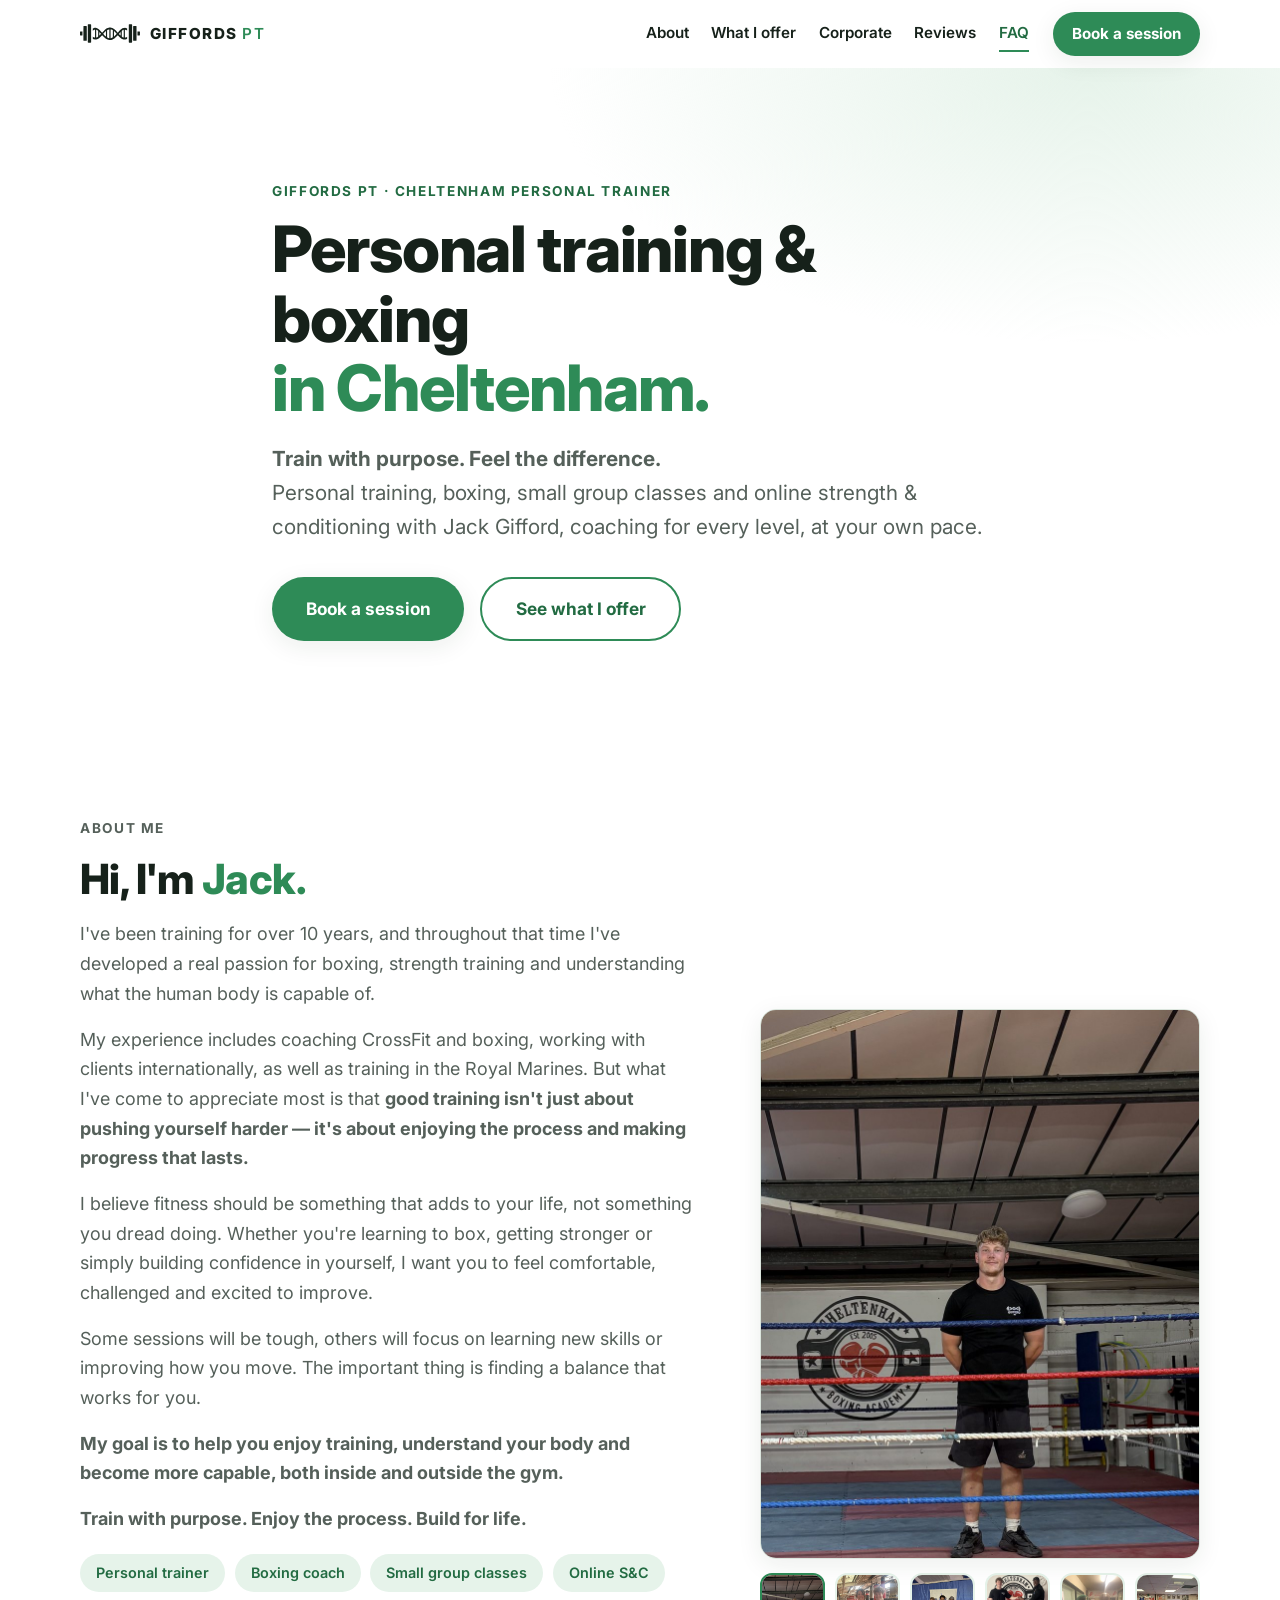
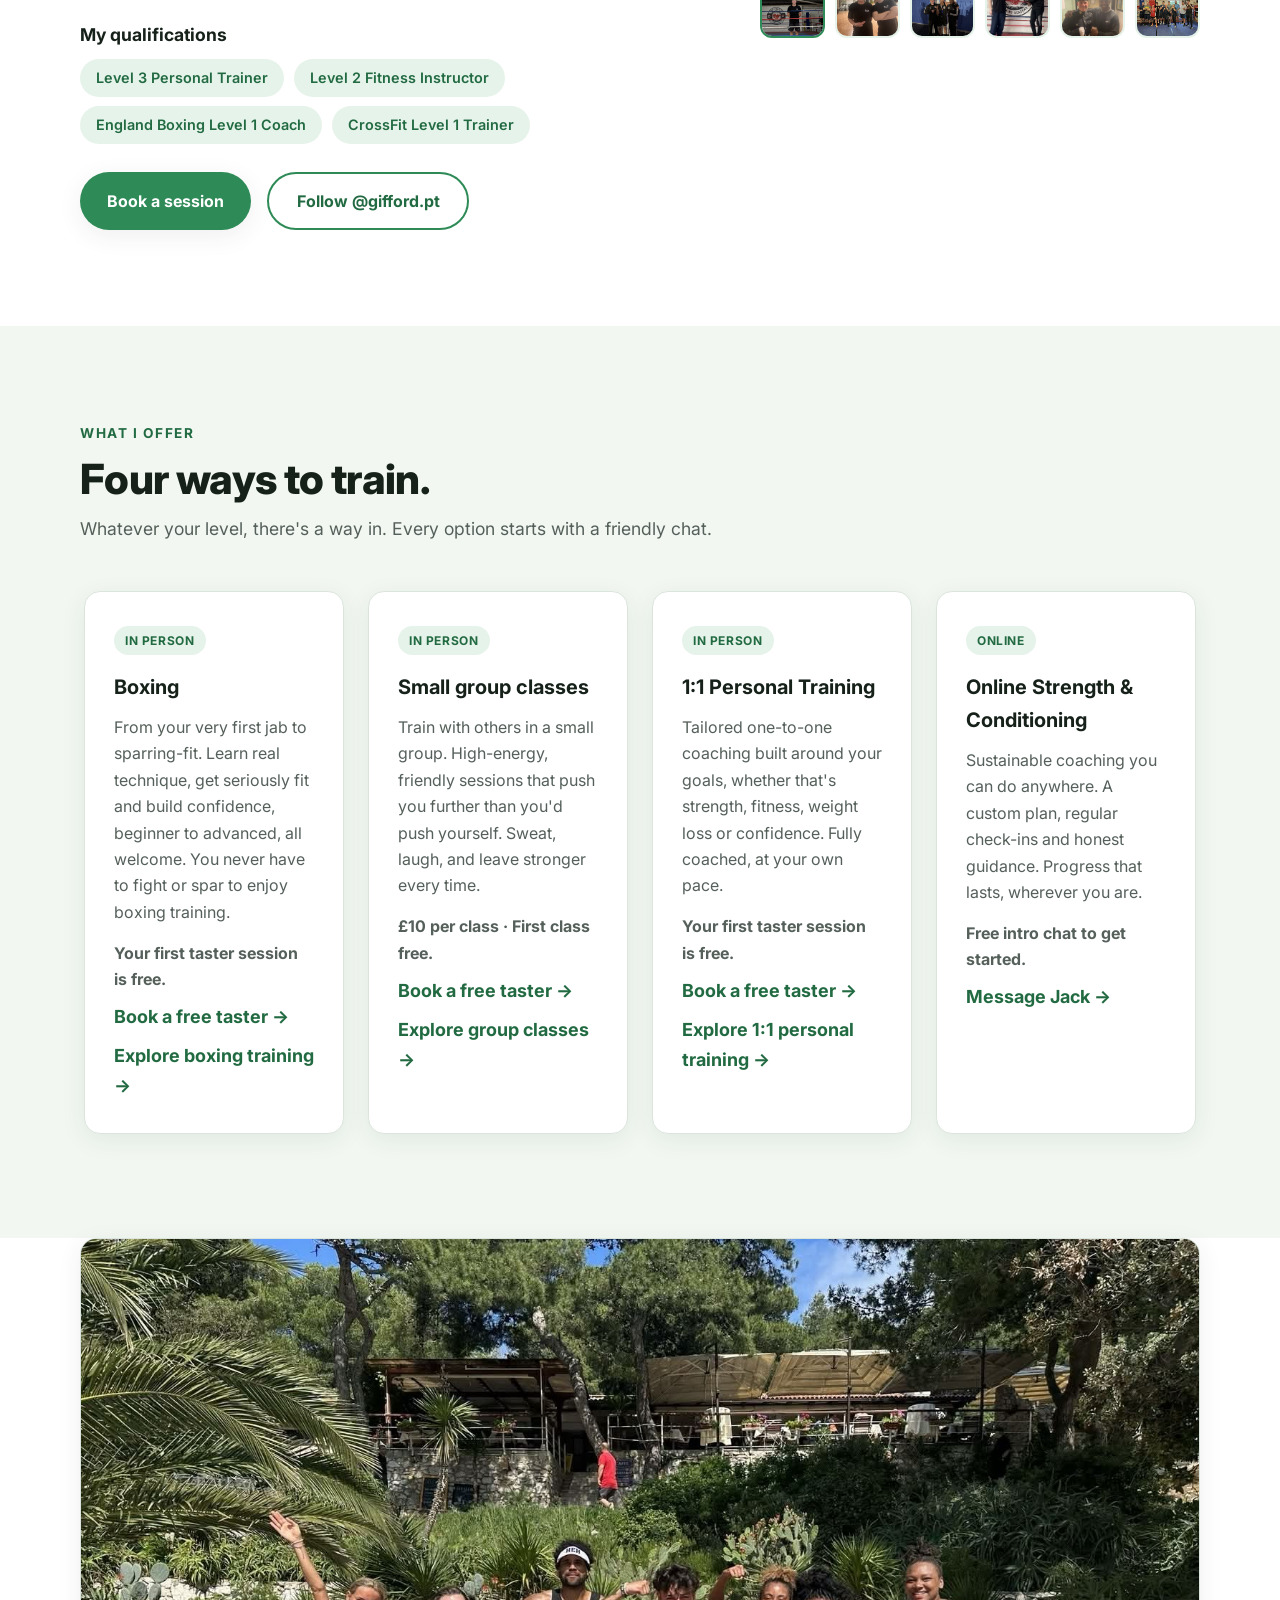
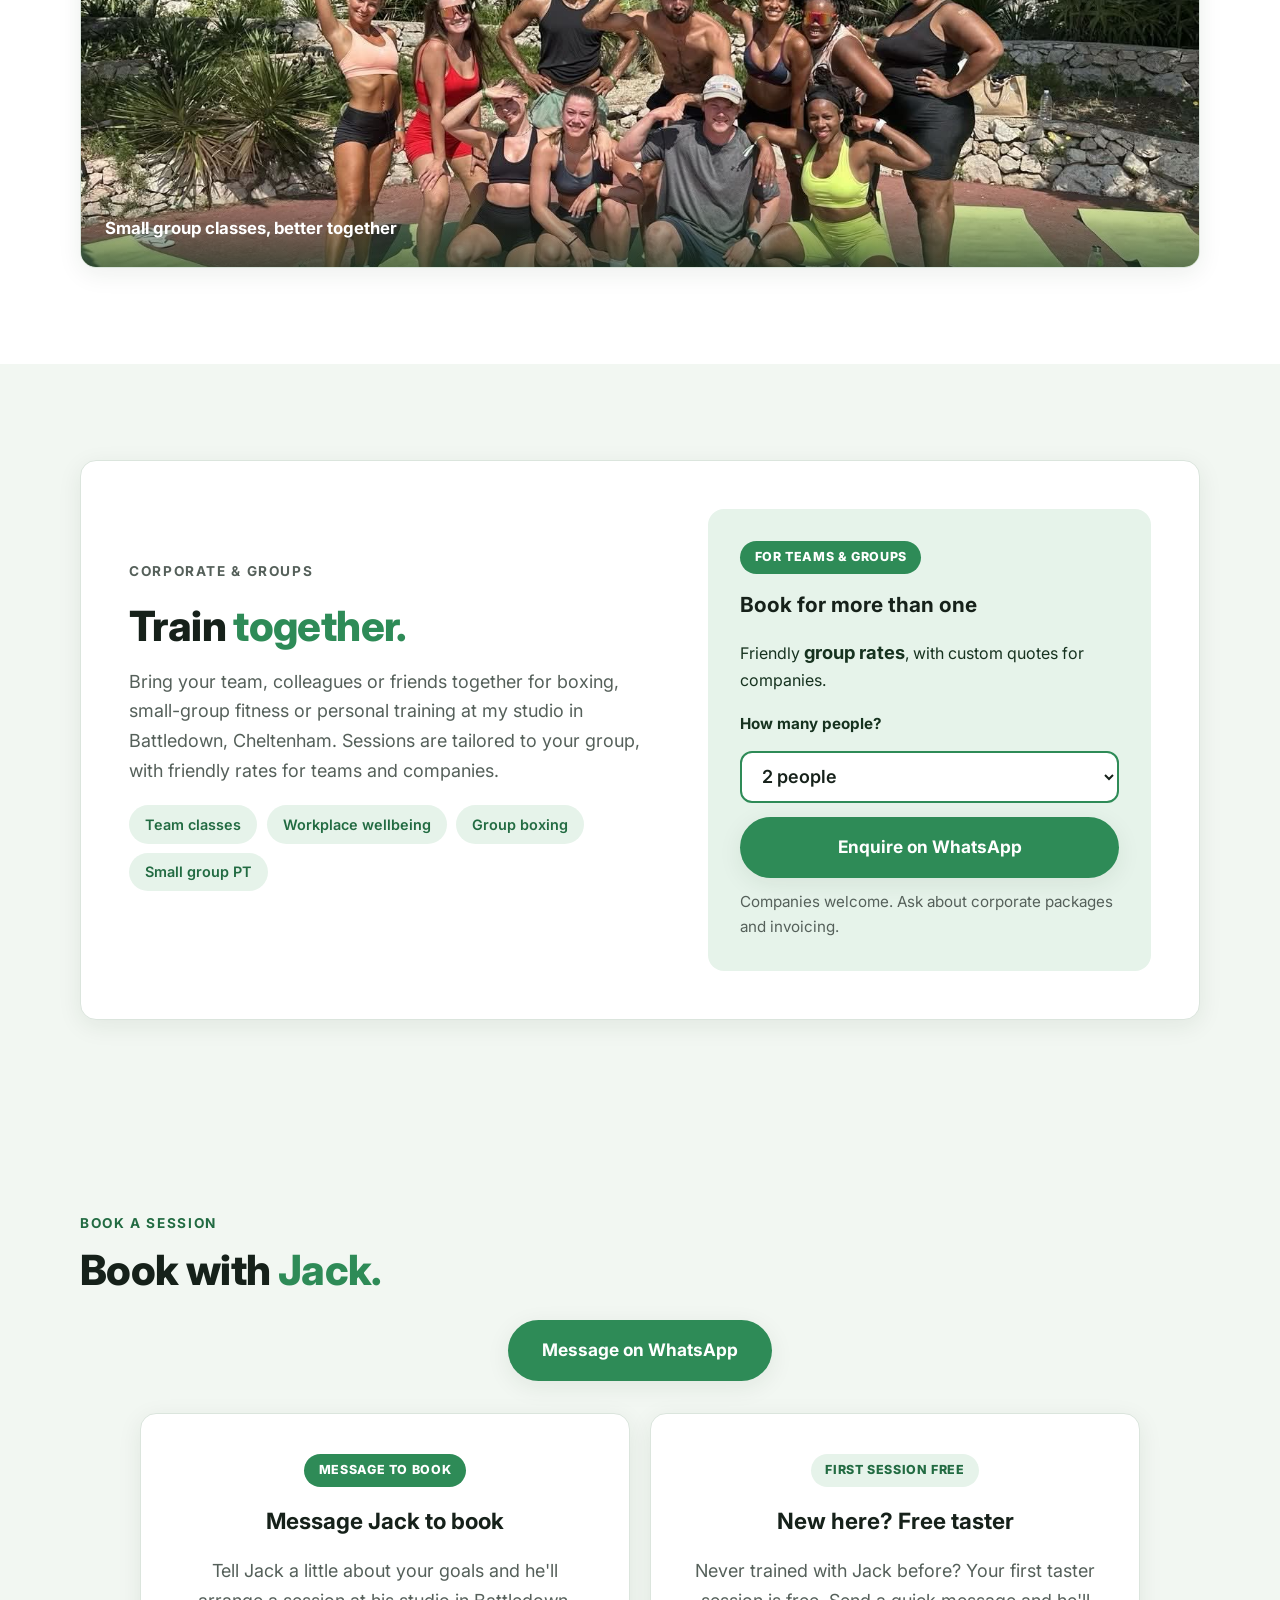
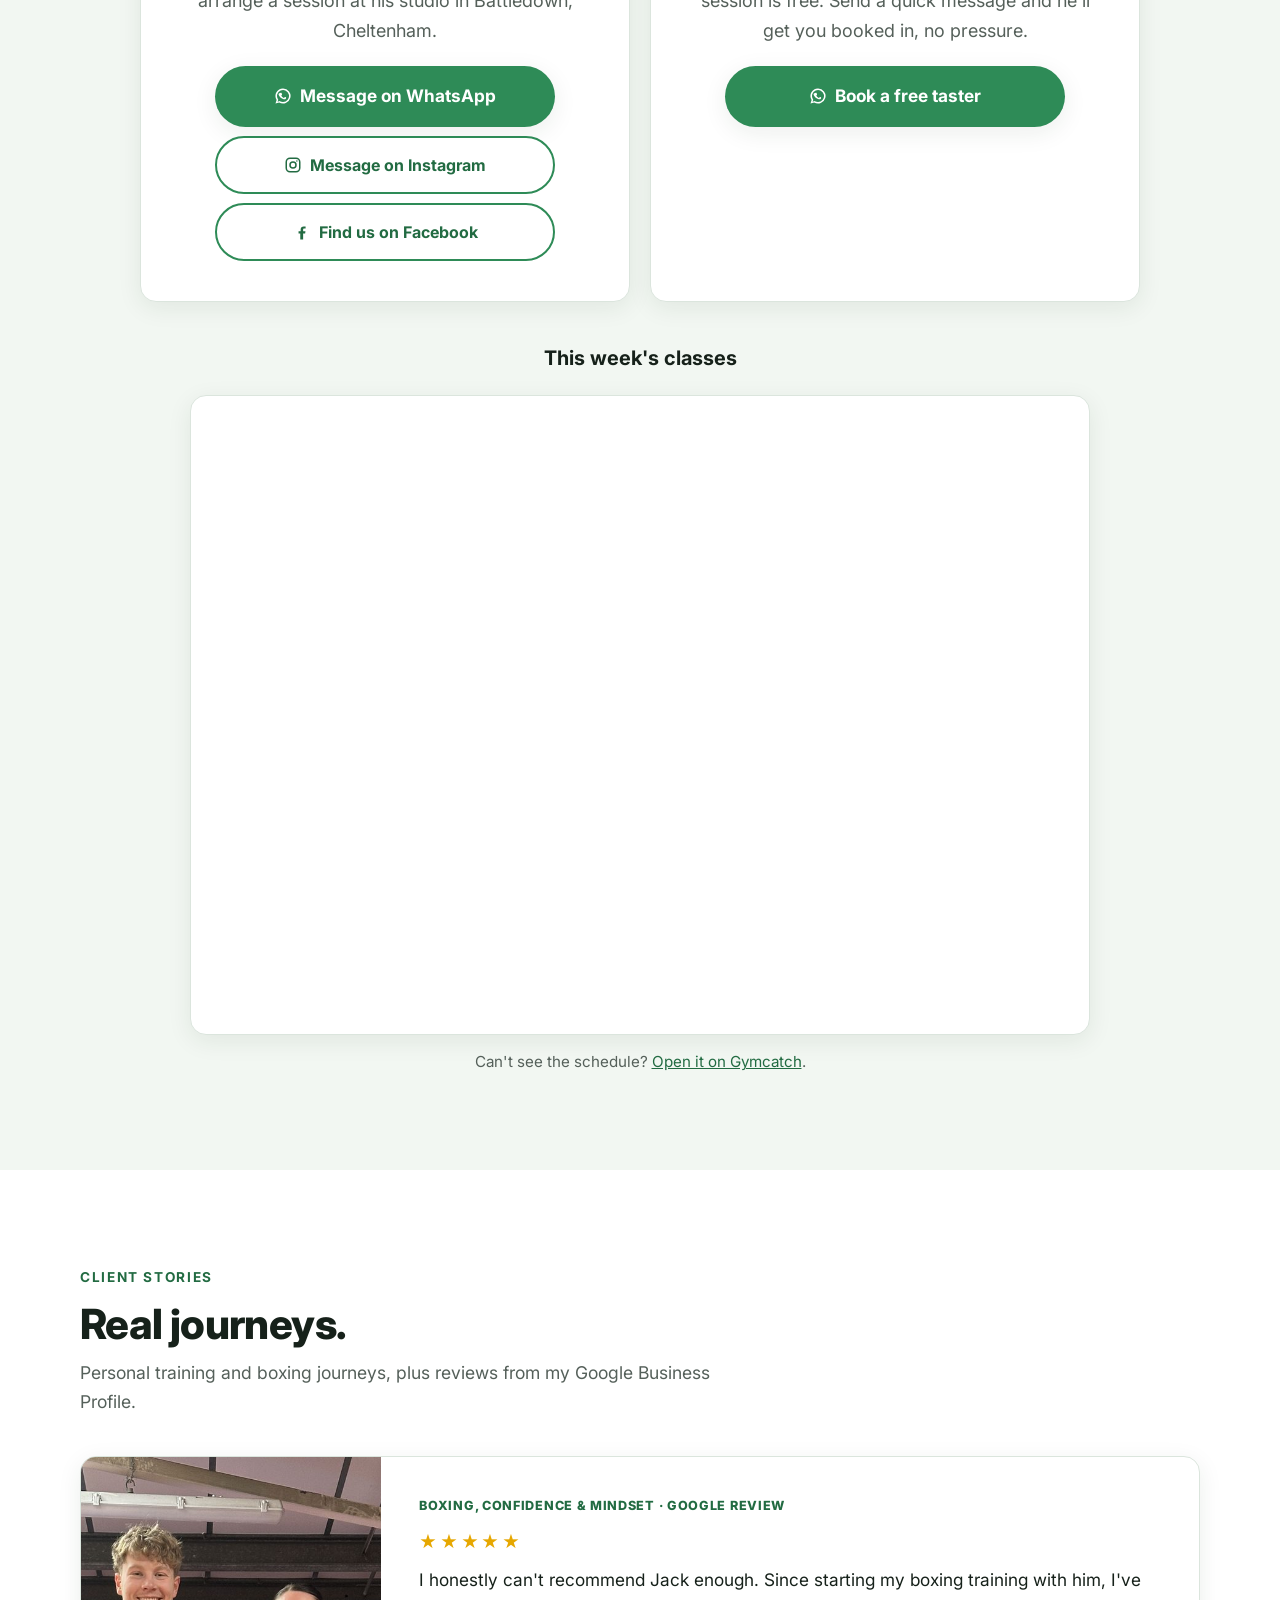
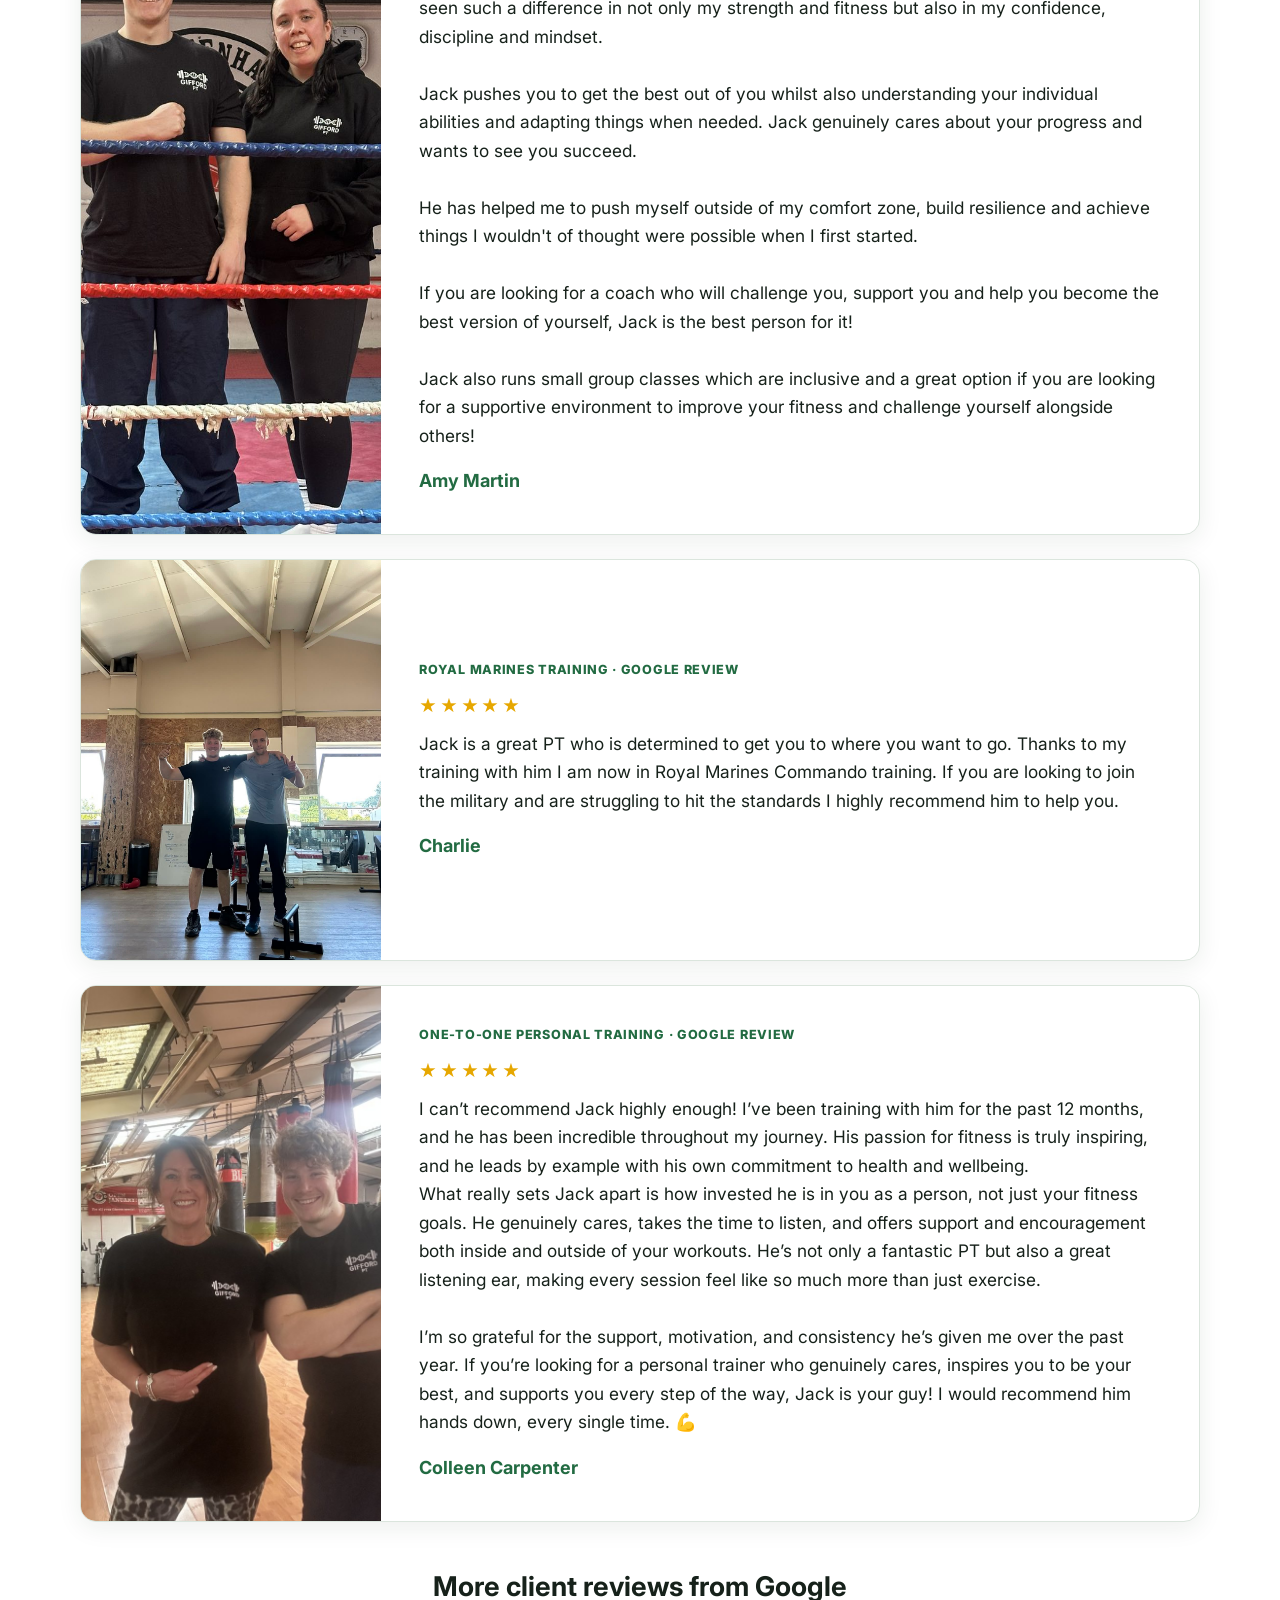
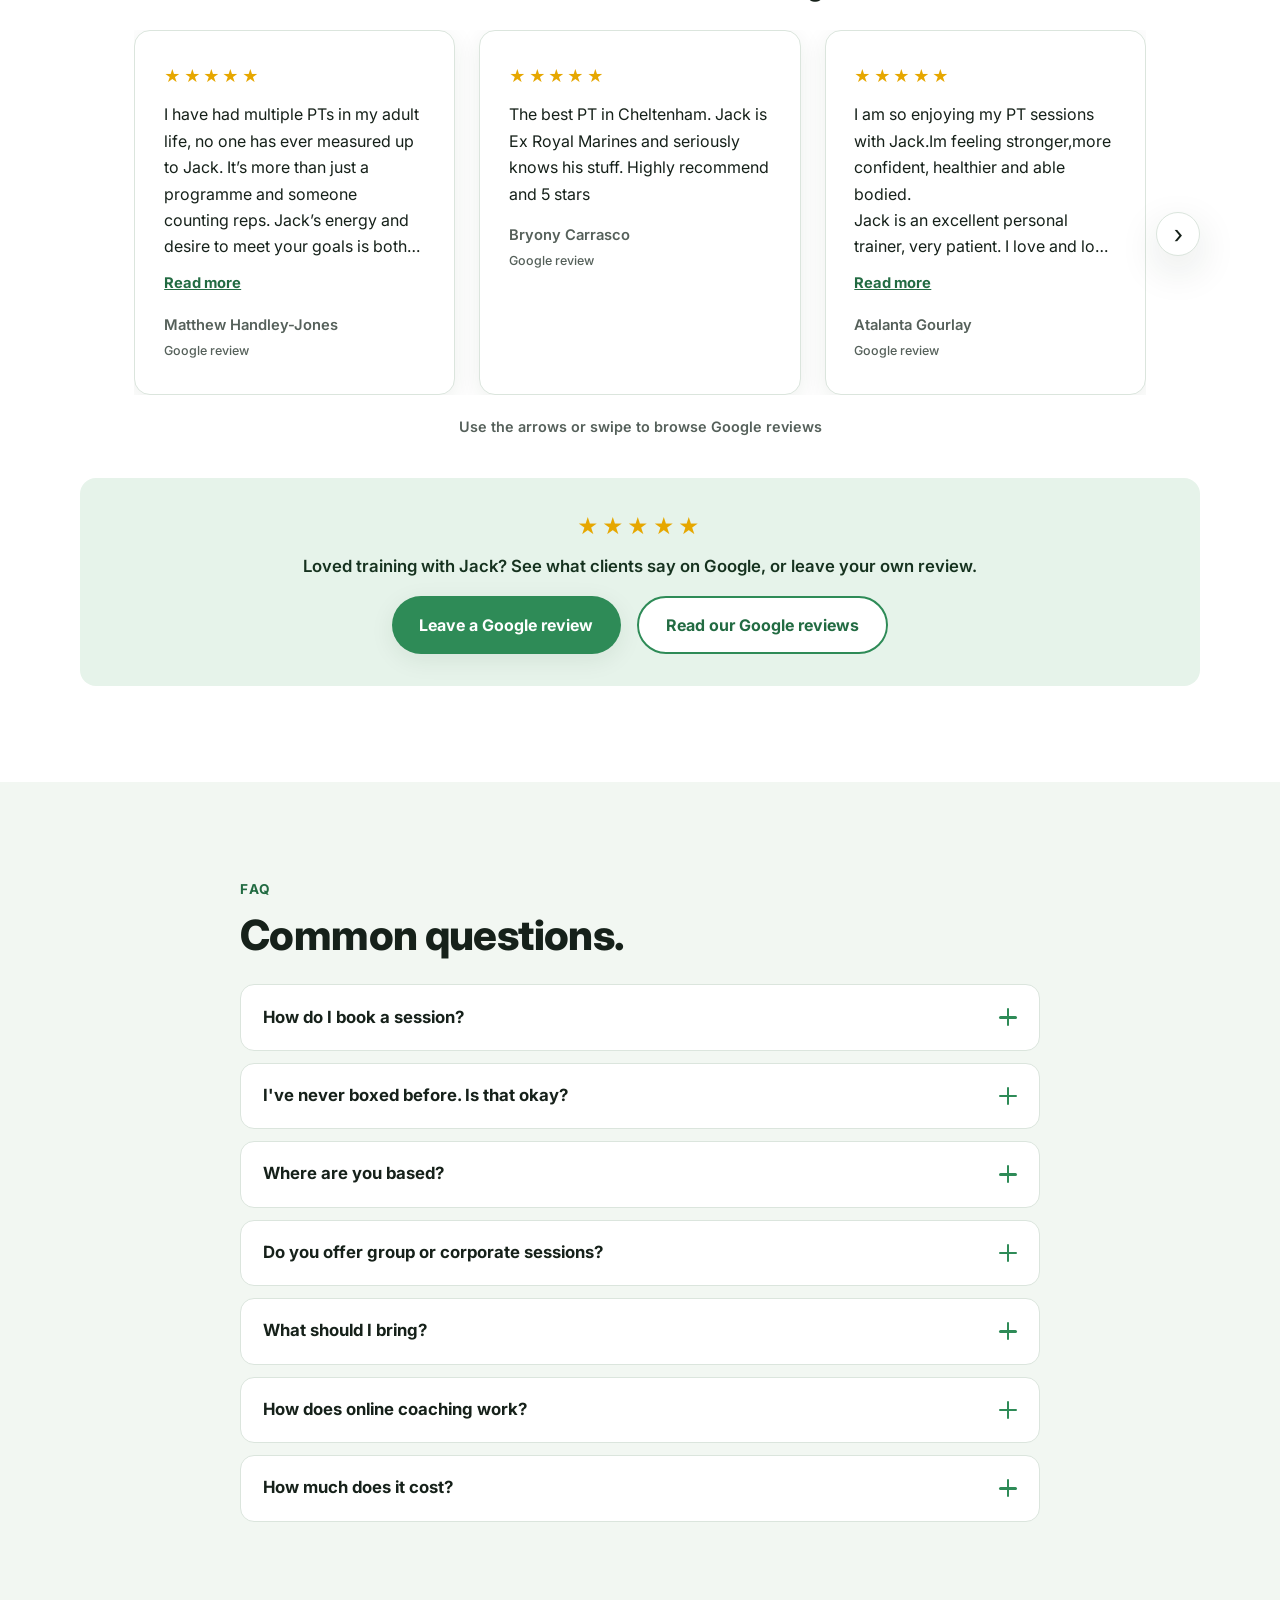
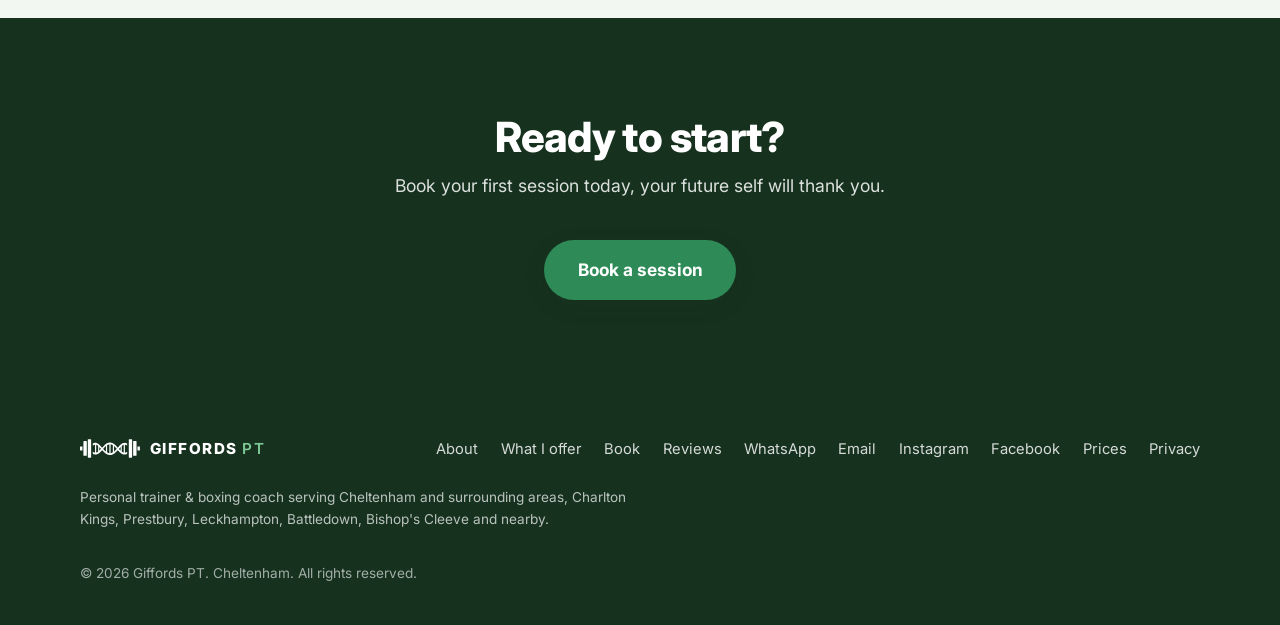
<file: index.html>
<!DOCTYPE html>
<html lang="en-GB">
<head>
 <meta charset="UTF-8" />
 <meta name="viewport" content="width=device-width, initial-scale=1.0" />

 <!-- Live custom-domain canonical, social metadata and local business structured data. -->
 <title>Personal Trainer Cheltenham | Boxing &amp; 1:1 PT | Giffords PT</title>
 <meta name="description" content="Looking for a personal trainer in Cheltenham? Giffords PT offers 1:1 coaching, non-contact boxing and small-group classes in Battledown. Free 45-minute intro." />
 <meta name="author" content="Giffords PT" />
 <meta name="robots" content="index, follow, max-image-preview:large" />
 <link rel="canonical" href="https://giffordspt.co.uk/" />
 <meta name="geo.region" content="GB-GLS" />
 <meta name="geo.placename" content="Cheltenham, Gloucestershire" />
 <meta property="og:type" content="website" />
 <meta property="og:site_name" content="Giffords PT" />
 <meta property="og:title" content="Personal Trainer Cheltenham | Giffords PT" />
 <meta property="og:description" content="Personal training, non-contact boxing and group fitness classes with Jack Gifford in Cheltenham. Free introductory session." />
 <meta property="og:locale" content="en_GB" />
 <meta property="og:url" content="https://giffordspt.co.uk/" />
 <meta property="og:image" content="https://giffordspt.co.uk/assets/gallery-1.jpg" />
 <meta name="twitter:card" content="summary_large_image" />
 <meta name="twitter:title" content="Personal Trainer Cheltenham | Giffords PT" />
 <meta name="twitter:description" content="1:1 personal training and beginner-friendly boxing in Cheltenham. No fighting required." />
 <meta name="twitter:image" content="https://giffordspt.co.uk/assets/gallery-1.jpg" />
 <script type="application/ld+json">
 {
  "@context": "https://schema.org",
  "@type": "LocalBusiness",
  "@id": "https://giffordspt.co.uk/#business",
  "name": "Giffords PT",
  "alternateName": [
    "Giffords PT",
    "Giffordspt"
  ],
  "description": "Personal training and non-contact boxing coaching in Cheltenham. One-to-one sessions, small-group fitness classes, strength and conditioning with Jack Gifford.",
  "url": "https://giffordspt.co.uk/",
  "image": "https://giffordspt.co.uk/assets/gallery-1.jpg",
  "telephone": "+447507824925",
  "address": {
    "@type": "PostalAddress",
    "streetAddress": "4 King Alfred Way",
    "addressLocality": "Cheltenham",
    "addressRegion": "Gloucestershire",
    "postalCode": "GL52 6QP",
    "addressCountry": "GB"
  },
  "areaServed": [
    {
      "@type": "City",
      "name": "Cheltenham"
    },
    {
      "@type": "AdministrativeArea",
      "name": "Gloucestershire"
    }
  ],
  "founder": {
    "@type": "Person",
    "name": "Jack Gifford",
    "jobTitle": "Personal trainer and boxing coach"
  },
  "email": "giffordspt@gmail.com",
  "sameAs": [
    "https://www.instagram.com/gifford.pt/",
    "https://www.facebook.com/profile.php?id=100084163656017&locale=en_GB"
  ],
  "hasOfferCatalog": {
    "@type": "OfferCatalog",
    "name": "Personal training in Cheltenham",
    "itemListElement": [
      {
        "@type": "OfferCatalog",
        "name": "One-to-one personal training"
      },
      {
        "@type": "OfferCatalog",
        "name": "Non-contact boxing coaching"
      },
      {
        "@type": "OfferCatalog",
        "name": "Small-group fitness classes"
      },
      {
        "@type": "OfferCatalog",
        "name": "Online strength and conditioning"
      }
    ]
  }
}
 </script>

 <script type="application/ld+json">
{
  "@context": "https://schema.org",
  "@type": "WebSite",
  "@id": "https://giffordspt.co.uk/#website",
  "name": "Giffords PT",
  "alternateName": [
    "Giffords PT"
  ],
  "url": "https://giffordspt.co.uk/",
  "publisher": {
    "@id": "https://giffordspt.co.uk/#business"
  }
}
 </script>
 <link rel="preconnect" href="https://fonts.googleapis.com" />
 <link rel="preconnect" href="https://fonts.gstatic.com" crossorigin />
 <link href="https://fonts.googleapis.com/css2?family=Inter:wght@400;500;600;700;800&display=swap" rel="stylesheet" />
 <link rel="stylesheet" href="css/style.css?v=10" />
</head>
<body>

 <!-- ============================================================
 LOGO MARK (vector traced from owner's supplied brand artwork). Dark on white in
 the header, white on the dark-green footer.
 ============================================================ -->
 <svg width="0" height="0" style="position:absolute" aria-hidden="true">
 <symbol id="logo-mark" viewBox="0 0 830 256">
 <path fill="currentColor" fill-rule="evenodd" d="M797,99 L795,101 L795,153 L798,155 L822,155 L825,154 L829,149 L829,104 L825,99Z M5,99 L0,104 L0,149 L4,154 L7,155 L31,155 L34,153 L34,107 L35,106 L34,105 L34,100 L33,99Z M177,59 L177,89 L186,82 L196,77 L204,75 L208,76 L208,184 L207,185 L203,185 L196,183 L183,176 L177,171 L177,201 L186,206 L195,209 L205,210 L206,211 L219,211 L220,210 L226,210 L234,208 L247,203 L263,193 L279,180 L306,152 L310,155 L317,164 L331,178 L354,197 L379,211 L393,216 L403,217 L404,218 L425,218 L426,217 L431,217 L445,213 L462,205 L476,196 L490,185 L523,152 L553,183 L563,191 L575,199 L592,207 L604,210 L610,210 L611,211 L625,211 L642,207 L652,201 L652,172 L643,179 L635,183 L628,185 L622,185 L621,184 L621,76 L622,75 L626,75 L637,78 L645,82 L652,88 L652,59 L644,54 L635,51 L629,51 L628,50 L605,51 L587,57 L578,62 L560,75 L545,90 L526,113 L522,116 L493,84 L471,65 L448,52 L432,47 L427,47 L426,46 L403,46 L402,47 L397,47 L383,51 L365,60 L345,75 L306,116 L271,78 L255,65 L237,55 L218,50 L202,50 L186,54Z M561,108 L562,109 L562,156 L560,157 L538,134Z M268,108 L275,117 L291,133 L276,150 L268,157 L267,156 L267,109Z M471,95 L508,132 L499,143 L472,169 L470,168 L470,96Z M357,95 L359,96 L359,169 L358,170 L340,154 L321,133Z M603,76 L604,77 L604,99 L605,100 L605,158 L604,159 L604,183 L600,184 L589,179 L578,171 L578,92 L588,84Z M225,76 L237,81 L251,93 L251,171 L240,179 L226,185 L224,184 L224,77Z M424,71 L437,74 L452,81 L454,83 L454,181 L449,185 L428,192 L424,192 L423,191 L423,72Z M402,71 L406,72 L406,191 L404,193 L389,189 L375,181 L375,83 L386,76Z M740,25 L736,28 L735,32 L735,223 L737,227 L740,229 L777,229 L780,227 L782,223 L782,31 L781,28 L777,25Z M52,25 L48,29 L48,59 L47,60 L47,222 L49,227 L52,229 L89,229 L92,227 L94,221 L94,34 L93,33 L93,29 L88,25Z M681,0 L676,4 L675,7 L675,247 L677,252 L683,255 L714,255 L717,254 L721,249 L721,55 L722,54 L721,53 L722,52 L721,51 L722,49 L722,42 L721,41 L722,38 L722,34 L721,33 L721,6 L719,2 L715,0Z M114,0 L108,5 L108,250 L111,253 L116,255 L146,255 L151,253 L154,249 L154,6 L148,0Z"/>
 </symbol>
 </svg>

 <!-- HEADER -->
 <header class="nav" id="siteNav">
 <div class="container nav-inner">
 <a class="brand" href="#top" aria-label="Giffords PT, home">
 <svg class="brand-mark" aria-hidden="true"><use href="#logo-mark"/></svg>
 <span class="brand-name">GIFFORDS<em>PT</em></span>
 </a>
 <nav class="nav-links" aria-label="Primary">
 <a href="#about">About</a>
 <a href="#offer">What I offer</a>
 <a href="#groups">Corporate</a>
 <a href="#reviews">Reviews</a>
 <a href="#faq">FAQ</a>
 </nav>
 <a href="#book" class="btn btn-primary btn-sm nav-cta">Book a session</a>
 <button class="nav-toggle" id="navToggle" aria-label="Open menu" aria-expanded="false" aria-controls="mobileMenu">
 <span></span><span></span><span></span>
 </button>
 </div>
 </header>

 <div class="mobile-menu" id="mobileMenu" aria-hidden="true" inert>
 <nav aria-label="Mobile">
 <a href="#about">About</a>
 <a href="#offer">What I offer</a>
 <a href="#groups">Corporate</a>
 <a href="#reviews">Reviews</a>
 <a href="#faq">FAQ</a>
 <a href="#book" class="btn btn-primary">Book a session</a>
 </nav>
 </div>

 <main id="top">

 <!-- HERO -->
 <section class="hero">
 <div class="container hero-inner">
 <p class="eyebrow">GIFFORDS PT&nbsp;·&nbsp;CHELTENHAM PERSONAL TRAINER</p>
 <h1>Personal training &amp; boxing<br><span class="accent">in Cheltenham.</span></h1>
 <p class="hero-sub">
 <strong>Train with purpose. Feel the difference.</strong><br>
 Personal training, boxing, small group classes and online strength &amp; conditioning with Jack Gifford,
 coaching for every level, at your own pace.
 </p>
 <div class="cta-row">
 <a href="#book" class="btn btn-primary btn-lg">Book a session</a>
 <a href="#offer" class="btn btn-outline btn-lg">See what I offer</a>
 </div>
 </div>
 </section>

 <!-- ============================================================
 ABOUT ME + interactive photo gallery (click the thumbnails)
 📷 Photos live at assets/gallery-1.jpg … gallery-4.jpg
 ============================================================ -->
 <section class="section" id="about">
 <div class="container split">
 <div class="split-text">
 <p class="eyebrow">ABOUT ME</p>
 <h2>Hi, I'm <span class="accent">Jack.</span></h2>
 <!-- Jack's personal training philosophy and coaching background -->
 <p>I've been training for over 10 years, and throughout that time I've developed a real passion for boxing, strength training and understanding what the human body is capable of.</p>
 <p>My experience includes coaching CrossFit and boxing, working with clients internationally, as well as training in the Royal Marines. But what I've come to appreciate most is that <strong>good training isn't just about pushing yourself harder &mdash; it's about enjoying the process and making progress that lasts.</strong></p>
 <p>I believe fitness should be something that adds to your life, not something you dread doing. Whether you're learning to box, getting stronger or simply building confidence in yourself, I want you to feel comfortable, challenged and excited to improve.</p>
 <p>Some sessions will be tough, others will focus on learning new skills or improving how you move. The important thing is finding a balance that works for you.</p>
 <p><strong>My goal is to help you enjoy training, understand your body and become more capable, both inside and outside the gym.</strong></p>
 <p><strong>Train with purpose. Enjoy the process. Build for life.</strong></p>
 <ul class="chips" aria-label="What I coach">
 <li>Personal trainer</li>
 <li>Boxing coach</li>
 <li>Small group classes</li>
 <li>Online S&amp;C</li>
 </ul>
 <h3 style="font-size:1.1rem;margin-bottom:.6rem;">My qualifications</h3>
 <ul class="chips" aria-label="Professional qualifications" style="margin-top:0;">
 <li>Level 3 Personal Trainer</li>
 <li>Level 2 Fitness Instructor</li>
 <li>England Boxing Level 1 Coach</li>
 <li>CrossFit Level 1 Trainer</li>
 </ul>
 <div class="cta-row">
 <a href="#book" class="btn btn-primary">Book a session</a>
 <a href="https://www.instagram.com/gifford.pt/" target="_blank" rel="noopener" class="btn btn-outline">Follow @gifford.pt</a>
 </div>
 </div>

 <div class="gallery">
 <div class="gallery-main">
 <img id="galleryMain" src="assets/gallery-1.jpg" alt="Jack Gifford in the boxing ring" />
 </div>
 <div class="gallery-thumbs" aria-label="More photos">
 <!-- ✏️ EDIT: swap photos by replacing the files in assets/ -->
 <button class="gthumb is-active" data-src="assets/gallery-1.jpg" aria-label="Show photo 1"><img src="assets/gallery-1.jpg" alt="Jack in the boxing ring" /></button>
 <button class="gthumb" data-src="assets/gallery-2.jpg" aria-label="Show photo 2"><img src="assets/gallery-2.jpg" alt="Jack with a client in the gym" /></button>
 <button class="gthumb" data-src="assets/gallery-3.jpg" aria-label="Show photo 3"><img src="assets/gallery-3.jpg" alt="Jack cornering a boxer at a competition" /></button>
 <button class="gthumb" type="button" data-src="assets/about-boxing-coach-2026.webp" aria-label="Show photo 4: Jack with another boxing coach"><img src="assets/about-boxing-coach-2026.webp" alt="Jack Gifford fist-bumping another boxing coach at Cheltenham Boxing Academy" loading="lazy" /></button>
 <button class="gthumb" type="button" data-src="assets/about-marines-2026.webp" aria-label="Show photo 5: Jack in Royal Marines uniform"><img src="assets/about-marines-2026.webp" alt="Jack Gifford in Royal Marines uniform with another person after training" loading="lazy" /></button>
 <button class="gthumb" type="button" data-src="assets/about-boxing-group-2026.webp" aria-label="Show photo 6: Boxing gym group"><img src="assets/about-boxing-group-2026.webp" alt="Jack Gifford and fellow coaches and participants together in a Cheltenham boxing gym ring" loading="lazy" /></button>
 </div>
 </div>
 </div>
 </section>

 <!-- WHAT I OFFER -->
 <section class="section section-alt" id="offer">
 <div class="container">
 <p class="eyebrow">WHAT I OFFER</p>
 <h2>Four ways to train.</h2>
 <p class="section-sub">Whatever your level, there's a way in. Every option starts with a friendly chat.</p>
 <!-- Horizontal scroll strip on phones/tablets, tidy 4-across row on desktop -->
 <div class="card-scroller">
 <!-- ✏️ EDIT: service descriptions -->
 <article class="card">
 <span class="card-tag">In person</span>
 <h3>Boxing</h3>
 <p>From your very first jab to sparring-fit. Learn real technique, get seriously fit and build confidence, beginner to advanced, all welcome. You never have to fight or spar to enjoy boxing training.</p>
 <p class="card-taster">Your first taster session is free.</p>
 <a href="https://wa.me/447507824925?text=Hi%20Jack%2C%20I%27d%20like%20a%20free%20boxing%20taster%20session." target="_blank" rel="noopener" class="card-link">Book a free taster →</a>
 <a href="boxing-training-cheltenham.html" class="card-link" style="display:block">Explore boxing training →</a>
 </article>
 <article class="card">
 <span class="card-tag">In person</span>
 <h3>Small group classes</h3>
 <p>Train with others in a small group. High-energy, friendly sessions that push you further than you'd push yourself. Sweat, laugh, and leave stronger every time.</p>
 <p class="card-taster">&pound;10 per class &middot; First class free.</p>
 <a href="https://wa.me/447507824925?text=Hi%20Jack%2C%20I%27d%20like%20a%20free%20small%20group%20class%20taster." target="_blank" rel="noopener" class="card-link">Book a free taster →</a>
 <a href="group-fitness-classes-cheltenham.html" class="card-link" style="display:block">Explore group classes →</a>
 </article>
 <article class="card">
 <span class="card-tag">In person</span>
 <h3>1:1 Personal Training</h3>
 <p>Tailored one-to-one coaching built around your goals, whether that's strength, fitness, weight loss or confidence. Fully coached, at your own pace.</p>
 <p class="card-taster">Your first taster session is free.</p>
 <a href="https://wa.me/447507824925?text=Hi%20Jack%2C%20I%27d%20like%20a%20free%20personal%20training%20taster%20session." target="_blank" rel="noopener" class="card-link">Book a free taster →</a>
 <a href="personal-training-cheltenham.html" class="card-link" style="display:block">Explore 1:1 personal training →</a>
 </article>
 <article class="card">
 <span class="card-tag">Online</span>
 <h3>Online Strength &amp; Conditioning</h3>
 <p>Sustainable coaching you can do anywhere. A custom plan, regular check-ins and honest guidance. Progress that lasts, wherever you are.</p>
 <p class="card-taster">Free intro chat to get started.</p>
 <a href="https://wa.me/447507824925?text=Hi%20Jack%2C%20I%27d%20like%20to%20know%20more%20about%20online%20coaching." target="_blank" rel="noopener" class="card-link">Message Jack →</a>
 </article>
 </div>
 </div>
 </section>

 <!-- ============================================================
 CLASSES, group photo band. 📷 assets/classes.jpg
 ============================================================ -->
 <section class="media-band" aria-label="Giffords PT group class">
 <div class="media-frame">
 <img src="assets/classes.jpg" alt="A Giffords PT group class training together outdoors" />
 <div class="media-caption"><span>Small group classes, better together</span></div>
 </div>
 </section>

 <!-- ============================================================
 CORPORATE & GROUPS, train together + book for more than one.
 Group and corporate sessions are arranged directly with Jack,
 so the picker builds a WhatsApp enquiry (not the 1-person
 calendar). The number chosen is added to the message.
 ============================================================ -->
 <section class="section section-alt" id="groups">
 <div class="container">
 <div class="group-panel">
 <div class="group-panel-text">
 <p class="eyebrow">CORPORATE &amp; GROUPS</p>
 <h2>Train <span class="accent">together.</span></h2>
 <p>Bring your team, colleagues or friends together for boxing, small-group fitness or personal training at my studio in Battledown, Cheltenham. Sessions are tailored to your group, with friendly rates for teams and companies.</p>
 <ul class="chips" aria-label="Group options">
 <li>Team classes</li>
 <li>Workplace wellbeing</li>
 <li>Group boxing</li>
 <li>Small group PT</li>
 </ul>
 </div>
 <div class="group-panel-cta">
 <span class="taster-badge">For teams &amp; groups</span>
 <h3>Book for more than one</h3>
 <p class="group-price">Friendly <strong>group rates</strong>, with custom quotes for companies.</p>
 <label class="group-label" for="groupSize">How many people?</label>
 <select id="groupSize" class="group-select" aria-label="Number of people">
 <option value="2">2 people</option>
 <option value="3">3 people</option>
 <option value="4">4 people</option>
 <option value="5">5 people</option>
 <option value="6">6 people</option>
 <option value="8">7 to 8 people</option>
 <option value="10">9 to 10 people</option>
 <option value="15">11 to 15 people</option>
 <option value="16+">16 or more (company)</option>
 </select>
 <!-- href is set by JS from the picker; this default covers no-JS -->
 <a id="groupBookBtn" class="btn btn-primary btn-lg" href="https://wa.me/447507824925?text=Hi%20Jack%2C%20I%27d%20like%20to%20book%20a%20group%20session.%20Could%20you%20tell%20me%20about%20your%20group%20and%20corporate%20packages%3F" target="_blank" rel="noopener">Enquire on WhatsApp</a>
 <p class="book-fallback">Companies welcome. Ask about corporate packages and invoicing.</p>
 </div>
 </div>
 </div>
 </section>

 <!-- ============================================================
 BOOK A SESSION, via WhatsApp
 ============================================================ -->
 <section class="section section-book" id="book">
 <div class="container">
 <p class="eyebrow">BOOK A SESSION</p>
 <h2>Book with <span class="accent">Jack.</span></h2>
 <div style="display:flex;justify-content:center;margin:26px auto 32px">
  <a class="btn btn-primary btn-lg" href="https://wa.me/447507824925?text=Hi%20Jack%2C%20I%27d%20like%20to%20book%20a%20session." target="_blank" rel="noopener noreferrer">Message on WhatsApp</a>
 </div>

 <div class="book-grid">

 <!-- BOOK A SESSION, by social / WhatsApp message -->
 <div class="book-card book-card-grid">
 <span class="taster-badge">Message to book</span>
 <h3>Message Jack to book</h3>
 <p>Tell Jack a little about your goals and he'll arrange a session at his studio in Battledown, Cheltenham.</p>
 <div class="book-actions">
 <!-- WhatsApp number set: +44 7507 824925 -->
 <a class="btn btn-primary btn-lg" href="https://wa.me/447507824925?text=Hi%20Jack%2C%20I%27d%20like%20to%20book%20a%20session." target="_blank" rel="noopener"><svg class="ico" viewBox="0 0 24 24" aria-hidden="true" width="18" height="18" fill="currentColor"><path d="M12 2a10 10 0 0 0-8.5 15.3L2 22l4.8-1.5A10 10 0 1 0 12 2zm0 18a8 8 0 0 1-4.1-1.1l-.3-.2-2.8.9.9-2.7-.2-.3A8 8 0 1 1 12 20zm4.5-5.9c-.2-.1-1.4-.7-1.6-.8s-.4-.1-.5.1-.6.8-.8 1-.3.2-.5.1a6.5 6.5 0 0 1-1.9-1.2 7.2 7.2 0 0 1-1.3-1.7c-.1-.2 0-.4.1-.5l.4-.4.3-.4v-.4c0-.1-.5-1.3-.7-1.8s-.4-.4-.5-.4h-.5a1 1 0 0 0-.7.3A2.8 2.8 0 0 0 6 9.3a4.9 4.9 0 0 0 1 2.6 11.2 11.2 0 0 0 4.3 3.8c.6.3 1.1.4 1.5.5a3.6 3.6 0 0 0 1.6.1c.5-.1 1.4-.6 1.6-1.1a2 2 0 0 0 .1-1.1c0-.1-.2-.2-.4-.3z"/></svg>Message on WhatsApp</a>
 <a class="btn btn-outline" href="https://www.instagram.com/gifford.pt/" target="_blank" rel="noopener"><svg class="ico" viewBox="0 0 24 24" aria-hidden="true" width="18" height="18" fill="none" stroke="currentColor" stroke-width="2"><rect x="3" y="3" width="18" height="18" rx="5"/><circle cx="12" cy="12" r="4"/><circle cx="17.2" cy="6.8" r="1" fill="currentColor" stroke="none"/></svg>Message on Instagram</a>
 <a class="btn btn-outline" href="https://www.facebook.com/profile.php?id=100084163656017&amp;locale=en_GB" target="_blank" rel="noopener"><svg class="ico" viewBox="0 0 24 24" aria-hidden="true" width="18" height="18" fill="currentColor"><path d="M13.5 22v-8h2.7l.4-3.1h-3.1V8.9c0-.9.3-1.5 1.6-1.5h1.7V4.6c-.3 0-1.3-.1-2.5-.1-2.5 0-4.1 1.5-4.1 4.2v2.2H7.4V14h2.3v8h3.8z"/></svg>Find us on Facebook</a>
 </div>
 </div>

 <!-- FREE TASTER -->
 <div class="book-card book-card-grid">
 <span class="taster-badge badge-soft">First session free</span>
 <h3>New here? Free taster</h3>
 <p>Never trained with Jack before? Your first taster session is free. Send a quick message and he'll get you booked in, no pressure.</p>
 <div class="book-actions">
 <a class="btn btn-primary btn-lg" href="https://wa.me/447507824925?text=Hi%20Jack%2C%20I%27d%20like%20to%20book%20a%20free%20taster%20session." target="_blank" rel="noopener"><svg class="ico" viewBox="0 0 24 24" aria-hidden="true" width="18" height="18" fill="currentColor"><path d="M12 2a10 10 0 0 0-8.5 15.3L2 22l4.8-1.5A10 10 0 1 0 12 2zm0 18a8 8 0 0 1-4.1-1.1l-.3-.2-2.8.9.9-2.7-.2-.3A8 8 0 1 1 12 20zm4.5-5.9c-.2-.1-1.4-.7-1.6-.8s-.4-.1-.5.1-.6.8-.8 1-.3.2-.5.1a6.5 6.5 0 0 1-1.9-1.2 7.2 7.2 0 0 1-1.3-1.7c-.1-.2 0-.4.1-.5l.4-.4.3-.4v-.4c0-.1-.5-1.3-.7-1.8s-.4-.4-.5-.4h-.5a1 1 0 0 0-.7.3A2.8 2.8 0 0 0 6 9.3a4.9 4.9 0 0 0 1 2.6 11.2 11.2 0 0 0 4.3 3.8c.6.3 1.1.4 1.5.5a3.6 3.6 0 0 0 1.6.1c.5-.1 1.4-.6 1.6-1.1a2 2 0 0 0 .1-1.1c0-.1-.2-.2-.4-.3z"/></svg>Book a free taster</a>
 </div>
 </div>

 </div>

 <!-- Live class schedule, embedded from Gymcatch (provider 11813) -->
 <div class="book-schedule">
 <h3 class="schedule-title">This week's classes</h3>
 <iframe class="gymcatch-embed" src="https://gymcatch.com/app/provider/11813" title="Giffords PT class schedule and booking on Gymcatch" loading="lazy"></iframe>
 <p class="book-fallback schedule-fallback">Can't see the schedule? <a href="https://gymcatch.com/app/provider/11813" target="_blank" rel="noopener">Open it on Gymcatch</a>.</p>
 </div>

 </div>
 </section>

 <!-- ============================================================
 CLIENT STORIES. Amy is featured (swipe before/after); Wendy and
 Charlie are in the carousel. To add more, copy a .story-cell block.
 ============================================================ -->
 <section class="section" id="reviews">
 <div class="container">
 <p class="eyebrow">CLIENT STORIES</p>
 <h2>Real journeys.</h2>
 <p class="section-sub">Personal training and boxing journeys, plus reviews from my Google Business Profile.</p>

 <!-- Featured Google review: Amy Martin -->
 <figure class="featured-story">
 <div class="fs-photo">
 <img src="assets/amy-1.jpg" alt="Jack with Amy in the boxing ring" loading="lazy" />
 </div>
 <blockquote class="fs-quote">
 <p class="journey-label">Boxing, confidence &amp; mindset · Google review</p>
 <p class="stars" aria-label="5 out of 5 stars">★★★★★</p>
 <p>I honestly can&#39;t recommend Jack enough. Since starting my boxing training with him, I&#39;ve seen such a difference in not only my strength and fitness but also in my confidence, discipline and mindset.<br><br>Jack pushes you to get the best out of you whilst also understanding your individual abilities and adapting things when needed. Jack genuinely cares about your progress and wants to see you succeed.<br><br>He has helped me to push myself outside of my comfort zone, build resilience and achieve things I wouldn&#39;t of thought were possible when I first started.<br><br>If you are looking for a coach who will challenge you, support you and help you become the best version of yourself, Jack is the best person for it!<br><br>Jack also runs small group classes which are inclusive and a great option if you are looking for a supportive environment to improve your fitness and challenge yourself alongside others!</p>
 <footer>Amy Martin</footer>
 </blockquote>
 </figure>

 <!-- Featured Google review: Charlie -->
 <figure class="featured-story">
 <div class="fs-photo">
 <img src="assets/charlie.jpg" alt="Jack and Charlie after a training session" loading="lazy" />
 </div>
 <blockquote class="fs-quote">
 <p class="journey-label">Royal Marines training · Google review</p>
 <p class="stars" aria-label="5 out of 5 stars">★★★★★</p>
 <p>Jack is a great PT who is determined to get you to where you want to go. Thanks to my training with him I am now in Royal Marines Commando training. If you are looking to join the military and are struggling to hit the standards I highly recommend him to help you.</p>
 <footer>Charlie</footer>
 </blockquote>
 </figure>

 <!-- Featured client journey: Colleen Carpenter, verified Google review -->
 <figure class="featured-story">
 <div class="fs-photo">
 <img src="assets/gallery-2.jpg" alt="Colleen and Jack smiling in the boxing gym" loading="lazy" />
 </div>
 <blockquote class="fs-quote">
 <p class="journey-label">One-to-one personal training · Google review</p>
 <p class="stars" aria-label="5 out of 5 stars">★★★★★</p>
 <p>I can’t recommend Jack highly enough! I’ve been training with him for the past 12 months, and he has been incredible throughout my journey. His passion for fitness is truly inspiring, and he leads by example with his own commitment to health and wellbeing.<br>What really sets Jack apart is how invested he is in you as a person, not just your fitness goals. He genuinely cares, takes the time to listen, and offers support and encouragement both inside and outside of your workouts. He’s not only a fantastic PT but also a great listening ear, making every session feel like so much more than just exercise.<br><br>I’m so grateful for the support, motivation, and consistency he’s given me over the past year. If you’re looking for a personal trainer who genuinely cares, inspires you to be your best, and supports you every step of the way, Jack is your guy! I would recommend him hands down, every single time. 💪</p>
 <footer>Colleen Carpenter</footer>
 </blockquote>
 </figure>

  <!-- Google reviews carousel: verified screenshots supplied by business owner -->
 <h3 class="google-reviews-heading">More client reviews from Google</h3>
 <div class="stories" data-stories>
 <div class="stories-viewport">
 <div class="stories-track">

 <div class="story-cell">
 <blockquote class="card review">
 <p class="stars" aria-label="5 out of 5 stars">★★★★★</p>
 <p>I have had multiple PTs in my adult life, no one has ever measured up to Jack. It’s more than just a programme and someone counting reps. Jack’s energy and desire to meet your goals is both comforting and inspiring. I have seen changes to my body like never before, my mood is better and my motivation to keep improving continues to grow. I cannot recommend Jack enough.</p>
 <footer>Matthew Handley-Jones <span class="google-review-source">Google review</span></footer>
 </blockquote>
 </div>

 <div class="story-cell">
 <blockquote class="card review">
 <p class="stars" aria-label="5 out of 5 stars">★★★★★</p>
 <p>The best PT in Cheltenham. Jack is Ex Royal Marines and seriously knows his stuff. Highly recommend and 5 stars</p>
 <footer>Bryony Carrasco <span class="google-review-source">Google review</span></footer>
 </blockquote>
 </div>

 <div class="story-cell">
 <blockquote class="card review">
 <p class="stars" aria-label="5 out of 5 stars">★★★★★</p>
 <p>I am so enjoying my PT sessions with Jack.Im feeling stronger,more confident, healthier and able bodied.<br>Jack is an excellent personal trainer, very patient. I love and look forward to my sessions.I can now do a 100kg dead lift and hang from the rings for 60 seconds and I know Jack is going to gently push me on to do more.<br>I highly recommend Jack to anyone who wants to get fit and healthy<br>You will be where you want to be before you know it .</p>
 <footer>Atalanta Gourlay <span class="google-review-source">Google review</span></footer>
 </blockquote>
 </div>

 <div class="story-cell">
 <blockquote class="card review">
 <p class="stars" aria-label="5 out of 5 stars">★★★★★</p>
 <p>Been training with Jack for over 3 months now, and honestly loving it. Unlike other PT’s I’ve come across, he&#39;s with you on every machine (you are his focus for the duration of the training), pushes you just enough, and results wise I&#39;ve gone up in weights and/or reps pretty much every week.<br><br>Also, shoutout to his patience. Work has had me rescheduling more times than I can count, and he&#39;s never once sighed at me (that I know of 😂). Always just &quot;no worries, see you then!&quot;<br><br>Really lovely, personable guy. Can&#39;t recommend him enough!</p>
 <footer>José Pedro Santos <span class="google-review-source">Google review</span></footer>
 </blockquote>
 </div>

 <div class="story-cell">
 <blockquote class="card review">
 <p class="stars" aria-label="5 out of 5 stars">★★★★★</p>
 <p>Great sessions, different each time, and feeling significant benefits in my day to day. Thanks Jack</p>
 <footer>Iain Goodridge <span class="google-review-source">Google review</span></footer>
 </blockquote>
 </div>

 

 <div class="story-cell">
 <blockquote class="card review">
 <p class="stars" aria-label="5 out of 5 stars">★★★★★</p>
 <p>I couldn’t recommend Jack highly enough! Before training with him, I had never really stepped foot in a gym as I had absolutely no idea what I was doing! I originally started sessions with Jack to help build my strength and improve my running, and the difference has been amazing.<br><br>Jack is incredibly knowledgeable, encouraging and makes every session so enjoyable. He tailors each session to exactly what I need, focusing on my individual goals and making sure I get the most out of every workout. Thanks Jack!!!</p>
 <footer>Phoebe Unwin <span class="google-review-source">Google review</span></footer>
 </blockquote>
 </div>

 <div class="story-cell">
 <blockquote class="card review">
 <p class="stars" aria-label="5 out of 5 stars">★★★★★</p>
 <p>Jack is an absolutely amazing boxing coach. He’s helped Ashley see exercise as something positive and enjoyable, and his kindness and encouragement mean so much to us.<br><br>What makes Jack truly special is how much he cares beyond the boxing lessons. He offered to video call Ashley most mornings before school to help him stay active, completely free of charge, and without anyone asking him to. That level of thoughtfulness and dedication is incredible.<br><br>Jack genuinely wants children and us adults to feel good about exercise, and it shows in everything he does. We’re so grateful for his support. I couldn’t recommend him more highly, he deserves every one of these five stars! Terri &amp; Ashley</p>
 <footer>Terri Harris <span class="google-review-source">Google review</span></footer>
 </blockquote>
 </div>

 <div class="story-cell">
 <blockquote class="card review">
 <p class="stars" aria-label="5 out of 5 stars">★★★★★</p>
 <p>Sound bloke, knows his stuff and thrashes me constantly couldn’t ask more from a PT. Would highly recommend if your thinking of joining any branch of the military and want to get fit beforehand</p>
 <footer>Elliott Groom <span class="google-review-source">Google review</span></footer>
 </blockquote>
 </div>

 <div class="story-cell">
 <blockquote class="card review">
 <p class="stars" aria-label="5 out of 5 stars">★★★★★</p>
 <p>Top bloke, keeps you engaged and on your toes throughout every session. Pushes you to levels that you didn’t know you had.</p>
 <footer>Louis <span class="google-review-source">Google review</span></footer>
 </blockquote>
 </div>

 <div class="story-cell">
 <blockquote class="card review">
 <p class="stars" aria-label="5 out of 5 stars">★★★★★</p>
 <p>Jack has been training my 10 year old son boxing for a while now. My son was a beginner, hes learnt loads in his time with him and always happy to go which i know most of that is down to Jack himself he is fantastic with him. Highly Recommend 😁</p>
 <footer>fern Dorer <span class="google-review-source">Google review</span></footer>
 </blockquote>
 </div>

 <div class="story-cell">
 <blockquote class="card review">
 <p class="stars" aria-label="5 out of 5 stars">★★★★★</p>
 <p>Jack helped me improve my confidence, correct my technique and get stronger. He always explained the benefits of the exercises, which helped me understand my training better.<br>When I first started, going to the gym felt scary and awkward, but he made me feel comfortable and helped me genuinely enjoy it. He was so supportive and encouraging throughout my sessions, and I learnt so much from him.<br>I feel so much more confident going to the gym on my own. I know how to do my exercises properly and have a much better understanding of my training. I’m really grateful for how much he has helped me, not just with getting stronger but with building my confidence and making the gym somewhere I actually enjoy going to. I would 100% recommend him to anyone looking for a PT!</p>
 <footer>Eleesha Njenga <span class="google-review-source">Google review</span></footer>
 </blockquote>
 </div>

 <div class="story-cell">
 <blockquote class="card review">
 <p class="stars" aria-label="5 out of 5 stars">★★★★★</p>
 <p>I’ve been boxing and training with Jack for about three months now and training at Battle down Boxing Gym it&#39;s been a really great experience. Jack is so patient, great at listening and adapting to your needs, as well as explaining why we’re doing everything. I have been having one-to-one sessions with Jack which has really helped me focus on my technique and overall fitness; highly recommend for anyone looking for a personalised approach.</p>
 <footer>Maria Gomes <span class="google-review-source">Google review</span></footer>
 </blockquote>
 </div>

 <div class="story-cell">
 <blockquote class="card review">
 <p class="stars" aria-label="5 out of 5 stars">★★★★★</p>
 <p>As a late starter, in my early 60s, Jack has been phenomenal in developing a personal training regime that has both developed my boxing skill and improved my overall fitness. Jack is an outstanding PT who tailors each session to build on previous learnings while adding new skills. He is a friendly and engaging guy, and I can highly recommend him to anyone who wishes to build their fitness and/or boxing skills.</p>
 <footer>Paul Clark <span class="google-review-source">Google review</span></footer>
 </blockquote>
 </div>

 <div class="story-cell">
 <blockquote class="card review">
 <p class="stars" aria-label="5 out of 5 stars">★★★★★</p>
 <p>Jack is a lovely, friendly and down-to-earth PT! He really takes the time to understand your individual needs and tailor everything to help you reach your goals. He makes you feel comfortable, supported and motivated, and I couldn’t recommend him enough!</p>
 <footer>rhianna Marchant <span class="google-review-source">Google review</span></footer>
 </blockquote>
 </div>

 <div class="story-cell">
 <blockquote class="card review">
 <p class="stars" aria-label="5 out of 5 stars">★★★★★</p>
 <p>Could not recommend Jack enough to anyone looking to get in better shape. He is suitable for all ages and goal. Somehow he makes brutal training sessions fun through his ability to connect with everyone he crosses. I genuinely see him as a mate rather than a trainer and I know I am not the only one who thinks that. He genuinely wants the best for his clients personally and physically which makes all the difference if you’re lacking a bit of motivation.</p>
 <footer>Jack Le Roux <span class="google-review-source">Google review</span></footer>
 </blockquote>
 </div>

 <div class="story-cell">
 <blockquote class="card review">
 <p class="stars" aria-label="5 out of 5 stars">★★★★★</p>
 <p>Jack is an excellent personal trainer who makes every session interesting and enjoyable. He takes the time to understand my medical issues and adapts exercises to suit my needs, ensuring I can still get the benefits of each workout without causing too much pain. He strikes a great balance between pushing me to do my best and being mindful of my limitations. I really appreciate his knowledge, support and personalised approach, and would highly recommend him to anyone looking for a trainer who genuinely cares about their progress and well-being 🙂</p>
 <footer>Jody Roberts <span class="google-review-source">Google review</span></footer>
 </blockquote>
 </div>

 <div class="story-cell">
 <blockquote class="card review">
 <p class="stars" aria-label="5 out of 5 stars">★★★★★</p>
 <p>10/10 I got some boxing training with Jack for a boxing charity event and couldn’t of asked for a more better trainer helped me get comfortable with my upcoming fight and my fitness improved massively I’d highly recommend any training or boxing training from here</p>
 <footer>DVLJT <span class="google-review-source">Google review</span></footer>
 </blockquote>
 </div>

 <div class="story-cell">
 <blockquote class="card review">
 <p class="stars" aria-label="5 out of 5 stars">★★★★★</p>
 <p>I’ve been training with Jack for 12 months. My aim was to improve strength for CrossFit and I’m delighted with the results - Jack designed a program that was suitable for me and for my goals. Can recommend Jack most highly!</p>
 <footer>Richard Vidgen <span class="google-review-source">Google review</span></footer>
 </blockquote>
 </div>

 <div class="story-cell">
 <blockquote class="card review">
 <p class="stars" aria-label="5 out of 5 stars">★★★★★</p>
 <p>My PT Jack is exceptionally knowledgeable regarding the kind of exercises that will help you with your problems. I would recommend him to anyone who needs help with whatever the problem may be.</p>
 <footer>Joan Woods <span class="google-review-source">Google review</span></footer>
 </blockquote>
 </div>

 <div class="story-cell">
 <blockquote class="card review">
 <p class="stars" aria-label="5 out of 5 stars">★★★★★</p>
 <p>Can’t recommend him enough, pushes me to my limit every time and very much worth the money.</p>
 <footer>Harry <span class="google-review-source">Google review</span></footer>
 </blockquote>
 </div>

 </div>
 </div>
 <button class="stories-arrow stories-prev" aria-label="Previous Google reviews">‹</button>
 <button class="stories-arrow stories-next" aria-label="Next Google reviews">›</button>
 <p class="review-hint">Use the arrows or swipe to browse Google reviews</p>
 </div>

  <!-- Google reviews: read them all, or leave your own -->
 <div class="review-invite">
 <p class="stars gold-stars" aria-label="5 out of 5 stars">★★★★★</p>
 <p>Loved training with Jack? See what clients say on Google, or leave your own review.</p>
 <div class="cta-row review-invite-actions">
 <!-- ✏️ Google review link for GIFFORDSPT -->
 <a class="btn btn-primary" href="https://g.page/r/CeApthWzfc6nEAI/review" target="_blank" rel="noopener">Leave a Google review</a>
 <a class="btn btn-outline" href="https://g.page/r/CeApthWzfc6nEAI" target="_blank" rel="noopener">Read our Google reviews</a>
 </div>
 </div>

 </div>
 </section>

 <!-- FAQ -->
 <section class="section section-alt" id="faq">
 <div class="container faq-container">
 <p class="eyebrow">FAQ</p>
 <h2>Common questions.</h2>
 <div class="faq-list">
 <div class="faq-item">
 <button class="faq-q" aria-expanded="false">How do I book a session?<span class="faq-icon" aria-hidden="true"></span></button>
 <div class="faq-a"><p>To book a session, simply get in touch on WhatsApp, Instagram or Facebook. I'll discuss your goals, answer any questions, and arrange a time that works for you.</p></div>
 </div>
 <div class="faq-item">
 <button class="faq-q" aria-expanded="false">I've never boxed before. Is that okay?<span class="faq-icon" aria-hidden="true"></span></button>
 <div class="faq-a"><p>Absolutely. Many of my clients started with no boxing experience at all. You don't need any previous experience in the gym or the ring, I'll guide you through everything from day one. You don't need to fight or spar to take part.</p></div>
 </div>
 <div class="faq-item">
 <button class="faq-q" aria-expanded="false">Where are you based?<span class="faq-icon" aria-hidden="true"></span></button>
 <div class="faq-a"><p>I coach all in-person sessions at my private studio in Battledown, Cheltenham, at 4 King Alfred Way, GL52 6QP. I offer one-to-one personal training, boxing and small-group classes. Message me to arrange a session.</p></div>
 </div>
 <div class="faq-item">
 <button class="faq-q" aria-expanded="false">Do you offer group or corporate sessions?<span class="faq-icon" aria-hidden="true"></span></button>
 <div class="faq-a"><p>Yes. I offer boxing, small-group fitness and personal training sessions for groups of friends, teams and companies at my studio in Battledown, Cheltenham. I don't travel to workplaces. Group rates are available, and companies can be invoiced. Visit <a href="#groups">Corporate &amp; Groups</a> to enquire on WhatsApp.</p></div>
 </div>
 <div class="faq-item">
 <button class="faq-q" aria-expanded="false">What should I bring?<span class="faq-icon" aria-hidden="true"></span></button>
 <div class="faq-a"><p>Just wear comfortable gym clothing for your first session. As you progress, you may want to invest in your own gloves, hand wraps, and boxing shoes, but there's no need to buy anything before you start, I have everything you need for your first sessions.</p></div>
 </div>
 <!-- ✏️ ONLINE COACHING FAQ, kept for now; remove this whole faq-item if Jack doesn't offer online (see also the "Online S&C" service card). -->
 <div class="faq-item">
 <button class="faq-q" aria-expanded="false">How does online coaching work?<span class="faq-icon" aria-hidden="true"></span></button>
 <div class="faq-a"><p>Online coaching gives you a custom training programme you can follow anywhere, with regular check-ins to keep you progressing. Get in touch and I'll talk you through how it works.</p></div>
 </div>
 <div class="faq-item">
 <button class="faq-q" aria-expanded="false">How much does it cost?<span class="faq-icon" aria-hidden="true"></span></button>
 <div class="faq-a">
 <p>You can view all session prices on the price list. I also offer a <strong>free taster session</strong>, just message to book it.</p>
 <p class="faq-actions">
 <a class="btn btn-outline btn-sm" href="prices.html" aria-label="View price list">View Price List</a>
 <a class="btn btn-primary btn-sm" href="https://wa.me/447507824925?text=Hi%20Jack%2C%20I%27d%20like%20to%20book%20a%20free%20taster%20session." target="_blank" rel="noopener">Book a free taster</a>
 </p>
 </div>
 </div>
 </div>
 </div>
 </section>

 <!-- FINAL CTA -->
 <section class="section final-cta">
 <div class="container center">
 <h2>Ready to start?</h2>
 <p class="section-sub center-sub">Book your first session today, your future self will thank you.</p>
 <a href="#book" class="btn btn-primary btn-lg">Book a session</a>
 </div>
 </section>
 </main>

 <footer class="footer">
 <div class="container footer-inner">
 <a class="brand" href="#top" aria-label="Back to top">
 <svg class="brand-mark" aria-hidden="true"><use href="#logo-mark"/></svg>
 <span class="brand-name">GIFFORDS<em>PT</em></span>
 </a>
 <nav class="footer-links" aria-label="Footer">
 <a href="#about">About</a>
 <a href="#offer">What I offer</a>
 <a href="#book">Book</a>
 <a href="#reviews">Reviews</a>
 <a href="https://wa.me/447507824925" target="_blank" rel="noopener">WhatsApp</a>
 <a href="mailto:giffordspt@gmail.com">Email</a>
 <a href="https://www.instagram.com/gifford.pt/" target="_blank" rel="noopener">Instagram</a>
 <a href="https://www.facebook.com/profile.php?id=100084163656017&amp;locale=en_GB" target="_blank" rel="noopener">Facebook</a>
 <a href="prices.html">Prices</a>
 <a href="privacy.html">Privacy</a>
 </nav>
 <p class="footer-tagline">Personal trainer &amp; boxing coach serving Cheltenham and surrounding areas, Charlton Kings, Prestbury, Leckhampton, Battledown, Bishop's Cleeve and nearby.</p>
 <p class="footer-copy">© <span id="year"></span> Giffords PT. Cheltenham. All rights reserved.</p>
 </div>
 </footer>

 <a href="#top" class="to-top" id="toTop" aria-label="Back to top">↑</a>

 <script src="js/main.js?v=9"></script>
</body>
</html>
</file>
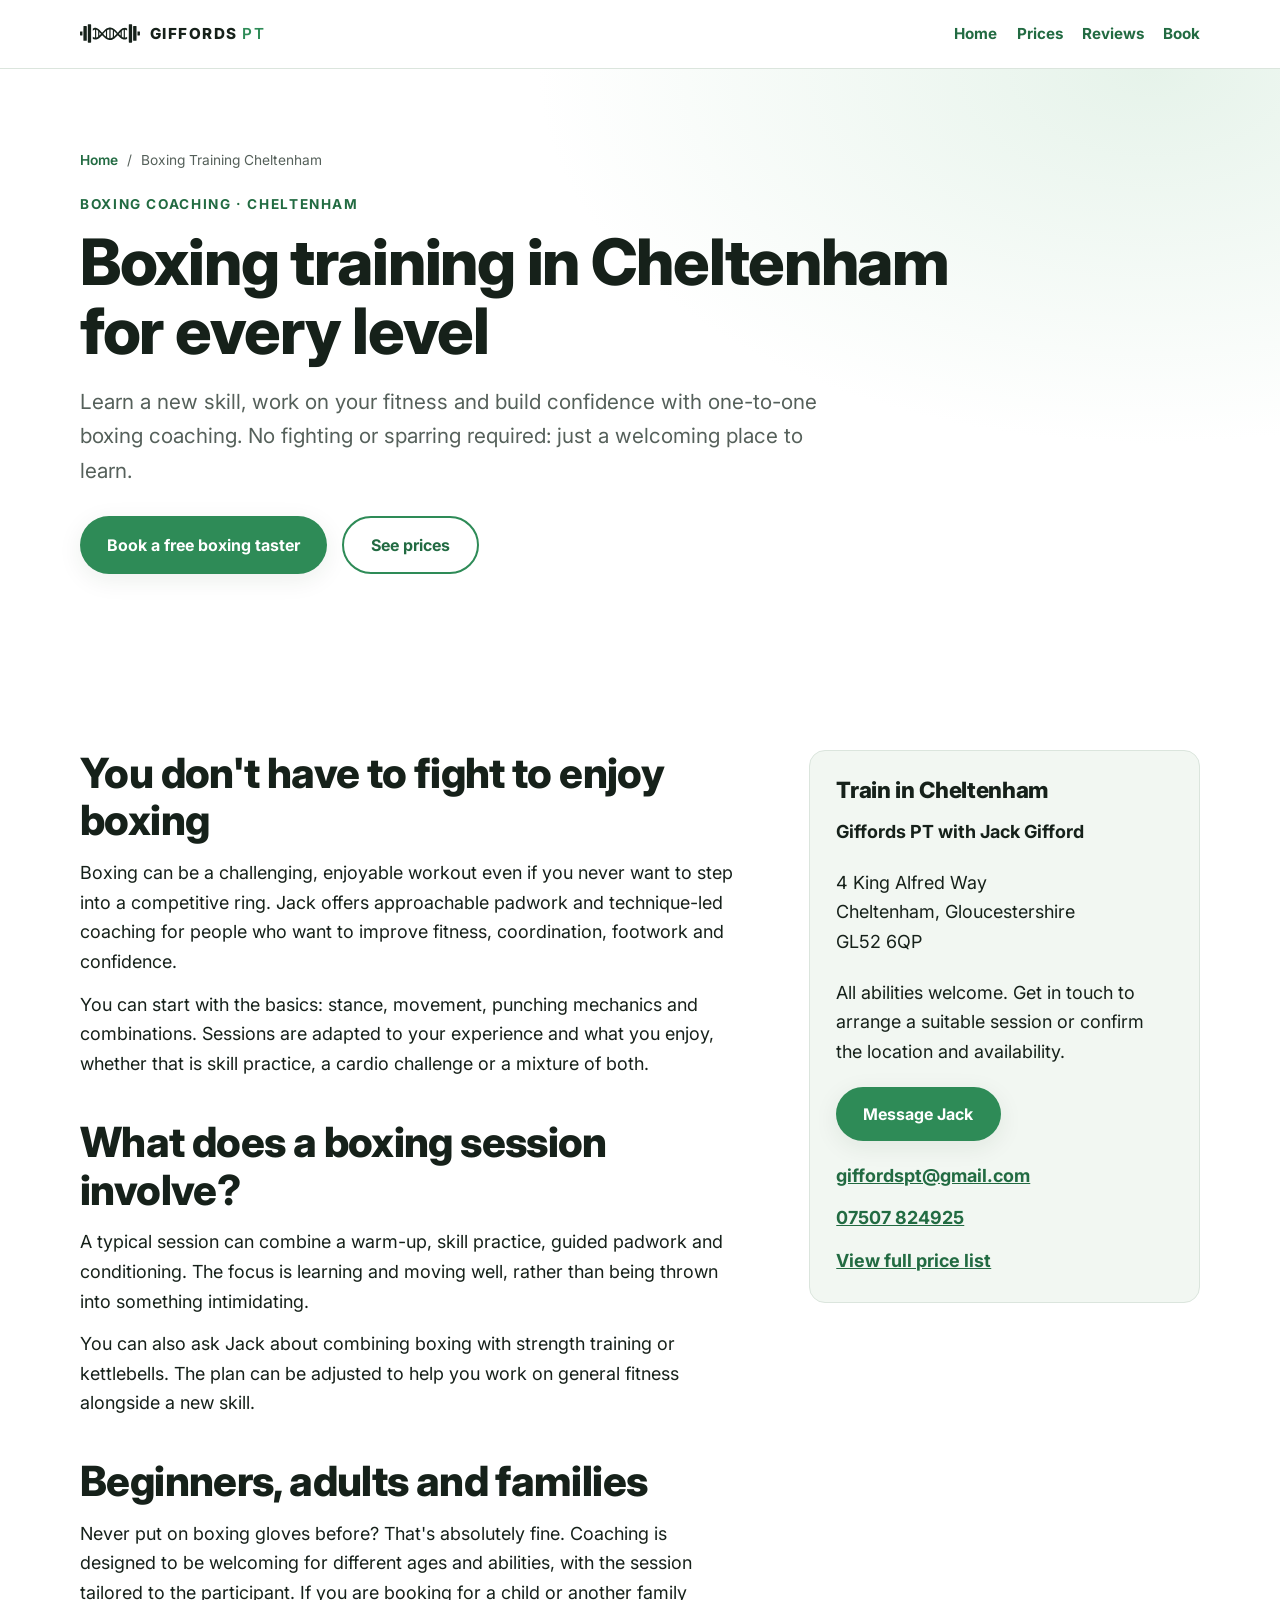
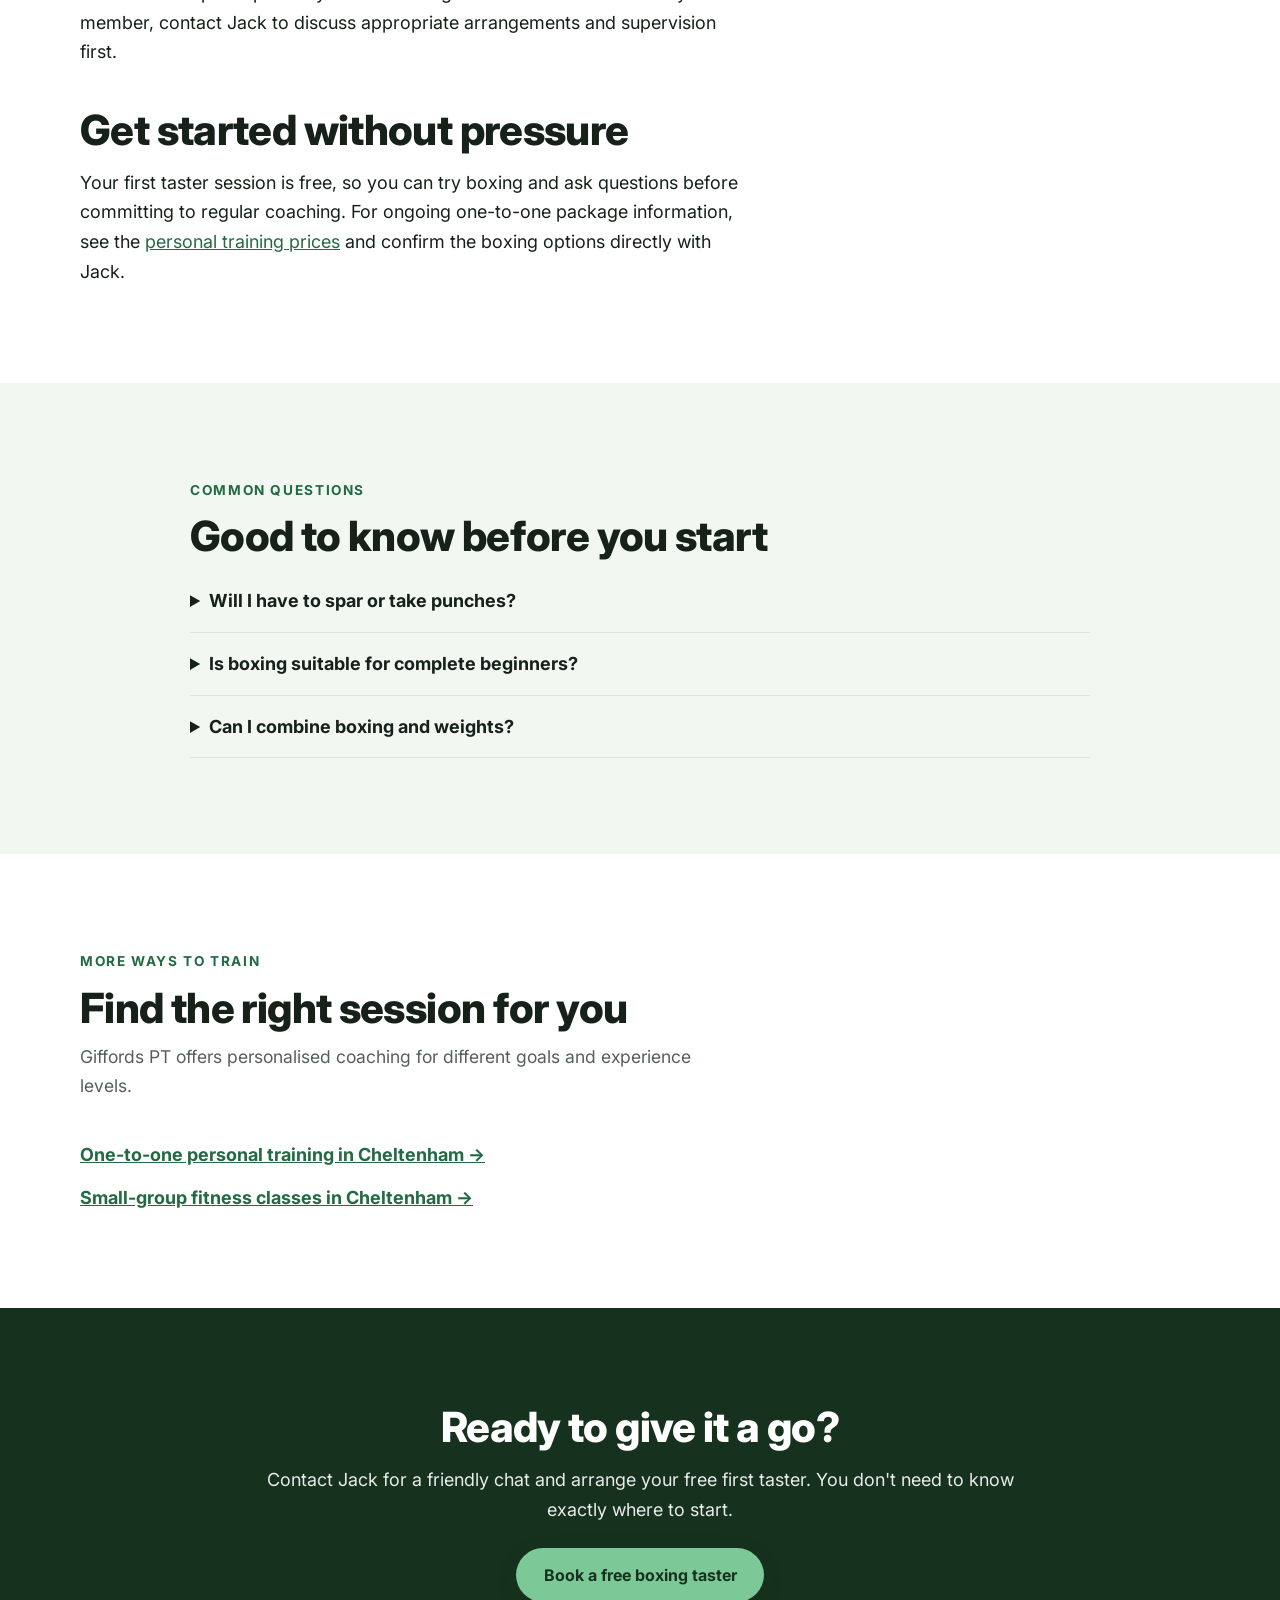
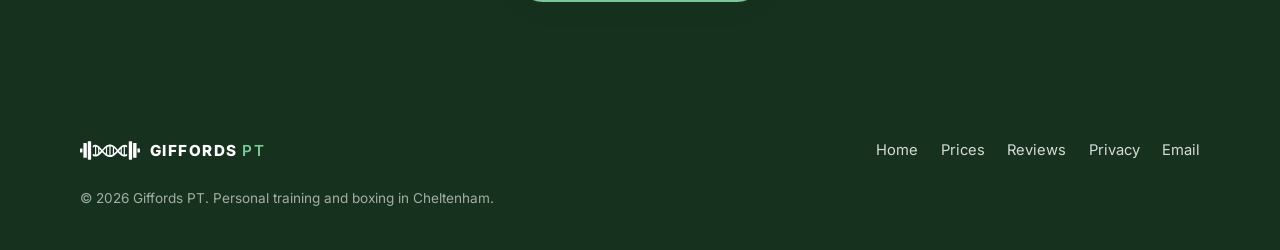
<file: boxing-training-cheltenham.html>
<!DOCTYPE html>
<html lang="en-GB">
<head>
 <meta charset="UTF-8" />
 <meta name="viewport" content="width=device-width, initial-scale=1.0" />
 <title>Boxing Training Cheltenham | Beginner Boxing | Giffords PT</title>
 <meta name="description" content="Learn boxing in Cheltenham with Jack Gifford. Fun, beginner-friendly one-to-one boxing padwork for fitness, confidence and technique. No sparring required." />
 <meta name="robots" content="index, follow, max-image-preview:large" />
 <link rel="canonical" href="https://giffordspt.co.uk/boxing-training-cheltenham.html" />
 <meta property="og:type" content="website" />
 <meta property="og:title" content="Boxing Training Cheltenham | Beginner Boxing | Giffords PT" />
 <meta property="og:description" content="Learn boxing in Cheltenham with Jack Gifford. Fun, beginner-friendly one-to-one boxing padwork for fitness, confidence and technique. No sparring required." />
 <meta property="og:url" content="https://giffordspt.co.uk/boxing-training-cheltenham.html" />
 <meta property="og:site_name" content="Giffords PT" />
 <meta property="og:image" content="https://giffordspt.co.uk/assets/gallery-1.jpg" />
 <meta property="og:image:alt" content="Jack Gifford at a boxing gym" />
 <meta name="twitter:card" content="summary_large_image" />
 <meta name="twitter:image" content="https://giffordspt.co.uk/assets/gallery-1.jpg" />
 <script type="application/ld+json">
{
  "@context": "https://schema.org",
  "@type": "BreadcrumbList",
  "itemListElement": [
    {
      "@type": "ListItem",
      "position": 1,
      "name": "Home",
      "item": "https://giffordspt.co.uk/"
    },
    {
      "@type": "ListItem",
      "position": 2,
      "name": "Boxing Training Cheltenham",
      "item": "https://giffordspt.co.uk/boxing-training-cheltenham.html"
    }
  ]
}
 </script>
 <script type="application/ld+json">
{
  "@context": "https://schema.org",
  "@type": "Service",
  "name": "One-to-one boxing coaching",
  "serviceType": "One-to-one boxing coaching",
  "description": "Learn boxing in Cheltenham with Jack Gifford. Fun, beginner-friendly one-to-one boxing padwork for fitness, confidence and technique. No sparring required.",
  "provider": {
    "@id": "https://giffordspt.co.uk/#business"
  },
  "areaServed": {
    "@type": "City",
    "name": "Cheltenham"
  },
  "url": "https://giffordspt.co.uk/boxing-training-cheltenham.html"
}
 </script>
 <link rel="preconnect" href="https://fonts.googleapis.com" />
 <link rel="preconnect" href="https://fonts.gstatic.com" crossorigin />
 <link href="https://fonts.googleapis.com/css2?family=Inter:wght@400;500;600;700;800&display=swap" rel="stylesheet" />
 <link rel="stylesheet" href="css/style.css?v=10" />
 <style>.service-header{position:sticky;top:0;z-index:100;background:rgba(255,255,255,.96);-webkit-backdrop-filter:blur(12px);backdrop-filter:blur(12px);border-bottom:1px solid var(--border)}
.service-header .container{min-height:var(--nav-h);display:flex;align-items:center;justify-content:space-between;gap:1rem;flex-wrap:wrap;padding-block:.6rem}
.service-nav{display:flex;gap:1.2rem;flex-wrap:wrap;font-size:.95rem;font-weight:700}
.service-nav a{text-decoration:none}
.service-hero{padding:clamp(3rem,7vw,5rem) 0;background:radial-gradient(60% 80% at 90% 0%,var(--green-soft),transparent 80%),var(--bg)}
.service-hero h1{max-width:920px;margin-bottom:1.25rem}
.service-lead{max-width:48rem;color:var(--muted);font-size:clamp(1.1rem,2.1vw,1.3rem);margin-bottom:1.75rem}
.service-actions{display:flex;flex-wrap:wrap;gap:.9rem}
.service-layout{display:grid;grid-template-columns:minmax(0,1.7fr) minmax(250px,1fr);gap:clamp(1.5rem,5vw,4rem)}
.service-copy section+section{margin-top:2.5rem}
.service-copy p{margin-top:.8rem;max-width:68ch}
.service-aside{align-self:start;background:var(--bg-soft);border:1px solid var(--border);border-radius:var(--radius);padding:1.65rem}
.service-aside h2{font-size:1.4rem}
.service-aside p{margin:.9rem 0 1.3rem}
.service-links{display:flex;flex-direction:column;gap:.8rem;margin-top:1.25rem}
.service-links a{font-weight:700}
.service-faq{max-width:900px}
.service-faq details{border-bottom:1px solid var(--border);padding:1rem 0}
.service-faq summary{cursor:pointer;font-weight:700}
.service-faq details p{margin-top:.5rem;max-width:65ch}
.service-cta{text-align:center;background:var(--green-deep);color:#fff}
.service-cta h2{color:#fff}
.service-cta p{color:rgba(255,255,255,.9);max-width:48rem;margin:.8rem auto 1.5rem}
.service-cta .btn-primary{background:var(--green-mid);color:var(--green-deep)}
@media(max-width:750px){.service-layout{grid-template-columns:1fr}.service-nav{gap:.7rem;font-size:.84rem}.service-header .container{gap:.3rem}.service-hero h1{font-size:clamp(2rem,7vw,3.3rem)}}</style>
</head>
<body>

 <!-- Shared Giffords PT vector logo, identical to the homepage artwork -->
 <svg width="0" height="0" style="position:absolute" aria-hidden="true">
 <symbol id="logo-mark" viewBox="0 0 830 256">
 <path fill="currentColor" fill-rule="evenodd" d="M797,99 L795,101 L795,153 L798,155 L822,155 L825,154 L829,149 L829,104 L825,99Z M5,99 L0,104 L0,149 L4,154 L7,155 L31,155 L34,153 L34,107 L35,106 L34,105 L34,100 L33,99Z M177,59 L177,89 L186,82 L196,77 L204,75 L208,76 L208,184 L207,185 L203,185 L196,183 L183,176 L177,171 L177,201 L186,206 L195,209 L205,210 L206,211 L219,211 L220,210 L226,210 L234,208 L247,203 L263,193 L279,180 L306,152 L310,155 L317,164 L331,178 L354,197 L379,211 L393,216 L403,217 L404,218 L425,218 L426,217 L431,217 L445,213 L462,205 L476,196 L490,185 L523,152 L553,183 L563,191 L575,199 L592,207 L604,210 L610,210 L611,211 L625,211 L642,207 L652,201 L652,172 L643,179 L635,183 L628,185 L622,185 L621,184 L621,76 L622,75 L626,75 L637,78 L645,82 L652,88 L652,59 L644,54 L635,51 L629,51 L628,50 L605,51 L587,57 L578,62 L560,75 L545,90 L526,113 L522,116 L493,84 L471,65 L448,52 L432,47 L427,47 L426,46 L403,46 L402,47 L397,47 L383,51 L365,60 L345,75 L306,116 L271,78 L255,65 L237,55 L218,50 L202,50 L186,54Z M561,108 L562,109 L562,156 L560,157 L538,134Z M268,108 L275,117 L291,133 L276,150 L268,157 L267,156 L267,109Z M471,95 L508,132 L499,143 L472,169 L470,168 L470,96Z M357,95 L359,96 L359,169 L358,170 L340,154 L321,133Z M603,76 L604,77 L604,99 L605,100 L605,158 L604,159 L604,183 L600,184 L589,179 L578,171 L578,92 L588,84Z M225,76 L237,81 L251,93 L251,171 L240,179 L226,185 L224,184 L224,77Z M424,71 L437,74 L452,81 L454,83 L454,181 L449,185 L428,192 L424,192 L423,191 L423,72Z M402,71 L406,72 L406,191 L404,193 L389,189 L375,181 L375,83 L386,76Z M740,25 L736,28 L735,32 L735,223 L737,227 L740,229 L777,229 L780,227 L782,223 L782,31 L781,28 L777,25Z M52,25 L48,29 L48,59 L47,60 L47,222 L49,227 L52,229 L89,229 L92,227 L94,221 L94,34 L93,33 L93,29 L88,25Z M681,0 L676,4 L675,7 L675,247 L677,252 L683,255 L714,255 L717,254 L721,249 L721,55 L722,54 L721,53 L722,52 L721,51 L722,49 L722,42 L721,41 L722,38 L722,34 L721,33 L721,6 L719,2 L715,0Z M114,0 L108,5 L108,250 L111,253 L116,255 L146,255 L151,253 L154,249 L154,6 L148,0Z"/>
 </symbol>
 </svg>

 <header class="service-header">
  <div class="container">
   <a class="brand" href="index.html" aria-label="Giffords PT, home"><svg class="brand-mark" aria-hidden="true"><use href="#logo-mark"/></svg><span class="brand-name">GIFFORDS<em>PT</em></span></a>
   <nav class="service-nav" aria-label="Page navigation"><a href="index.html">Home</a><a href="prices.html">Prices</a><a href="index.html#reviews">Reviews</a><a href="index.html#book">Book</a></nav>
  </div>
 </header>
 <main>
  <section class="service-hero">
   <div class="container">
    <nav class="seo-breadcrumb" aria-label="Breadcrumb"><a href="index.html">Home</a><span aria-hidden="true">/</span><span aria-current="page">Boxing Training Cheltenham</span></nav>
    <p class="eyebrow">BOXING COACHING · CHELTENHAM</p>
    <h1>Boxing training in Cheltenham for every level</h1>
    <p class="service-lead">Learn a new skill, work on your fitness and build confidence with one-to-one boxing coaching. No fighting or sparring required: just a welcoming place to learn.</p>
    <div class="service-actions">
     <a class="btn btn-primary" href="https://wa.me/447507824925?text=Hi%20Jack%2C%20I%27d%20like%20a%20free%20boxing%20taster%20session." target="_blank" rel="noopener">Book a free boxing taster</a>
     <a class="btn btn-outline" href="prices.html">See prices</a>
    </div>
   </div>
  </section>
  <section class="section">
   <div class="container service-layout">
    <div class="service-copy">
     <section><h2>You don't have to fight to enjoy boxing</h2><p>Boxing can be a challenging, enjoyable workout even if you never want to step into a competitive ring. Jack offers approachable padwork and technique-led coaching for people who want to improve fitness, coordination, footwork and confidence.</p><p>You can start with the basics: stance, movement, punching mechanics and combinations. Sessions are adapted to your experience and what you enjoy, whether that is skill practice, a cardio challenge or a mixture of both.</p></section>
     <section><h2>What does a boxing session involve?</h2><p>A typical session can combine a warm-up, skill practice, guided padwork and conditioning. The focus is learning and moving well, rather than being thrown into something intimidating.</p><p>You can also ask Jack about combining boxing with strength training or kettlebells. The plan can be adjusted to help you work on general fitness alongside a new skill.</p></section>
     <section><h2>Beginners, adults and families</h2><p>Never put on boxing gloves before? That's absolutely fine. Coaching is designed to be welcoming for different ages and abilities, with the session tailored to the participant. If you are booking for a child or another family member, contact Jack to discuss appropriate arrangements and supervision first.</p></section>
     <section><h2>Get started without pressure</h2><p>Your first taster session is free, so you can try boxing and ask questions before committing to regular coaching. For ongoing one-to-one package information, see the <a href="prices.html">personal training prices</a> and confirm the boxing options directly with Jack.</p></section>
    </div>
    <aside class="service-aside" aria-label="Training location and details">
     <h2>Train in Cheltenham</h2>
     <p><strong>Giffords PT with Jack Gifford</strong></p>
     <p>4 King Alfred Way<br>Cheltenham, Gloucestershire<br>GL52 6QP</p>
     <p>All abilities welcome. Get in touch to arrange a suitable session or confirm the location and availability.</p>
     <a class="btn btn-primary" href="https://wa.me/447507824925?text=Hi%20Jack%2C%20I%27d%20like%20a%20free%20boxing%20taster%20session." target="_blank" rel="noopener">Message Jack</a>
     <div class="service-links"><a href="mailto:giffordspt@gmail.com">giffordspt@gmail.com</a><a href="tel:+447507824925">07507 824925</a><a href="prices.html">View full price list</a></div>
    </aside>
   </div>
  </section>
  <section class="section section-alt">
   <div class="container service-faq">
    <p class="eyebrow">COMMON QUESTIONS</p>
    <h2>Good to know before you start</h2>
    <details><summary>Will I have to spar or take punches?</summary><p>No. If you want boxing for fitness or to learn technique, you can focus entirely on non-contact padwork and drills.</p></details>
    <details><summary>Is boxing suitable for complete beginners?</summary><p>Yes. Jack can start with stance, movement and simple combinations and build your skills at your own pace.</p></details>
    <details><summary>Can I combine boxing and weights?</summary><p>Yes. Ask about blending boxing practice with strength and conditioning in your sessions.</p></details>
   </div>
  </section>
  <section class="section">
   <div class="container">
    <p class="eyebrow">MORE WAYS TO TRAIN</p>
    <h2>Find the right session for you</h2>
    <p class="section-sub">Giffords PT offers personalised coaching for different goals and experience levels.</p>
    <div class="service-links">
     <a href="personal-training-cheltenham.html">One-to-one personal training in Cheltenham &rarr;</a>
     <a href="group-fitness-classes-cheltenham.html">Small-group fitness classes in Cheltenham &rarr;</a>
    </div>
   </div>
  </section>
  <section class="section service-cta">
   <div class="container">
    <h2>Ready to give it a go?</h2>
    <p>Contact Jack for a friendly chat and arrange your free first taster. You don't need to know exactly where to start.</p>
    <a class="btn btn-primary" href="https://wa.me/447507824925?text=Hi%20Jack%2C%20I%27d%20like%20a%20free%20boxing%20taster%20session." target="_blank" rel="noopener">Book a free boxing taster</a>
   </div>
  </section>
 </main>
 <footer class="footer">
  <div class="container footer-inner">
   <a class="brand" href="index.html" aria-label="Giffords PT, home"><svg class="brand-mark" aria-hidden="true"><use href="#logo-mark"/></svg><span class="brand-name">GIFFORDS<em>PT</em></span></a>
   <nav class="footer-links" aria-label="Footer"><a href="index.html">Home</a><a href="prices.html">Prices</a><a href="index.html#reviews">Reviews</a><a href="privacy.html">Privacy</a><a href="mailto:giffordspt@gmail.com">Email</a></nav>
   <p class="footer-copy">&copy; <span id="year"></span> Giffords PT. Personal training and boxing in Cheltenham.</p>
  </div>
 </footer>
 <script>document.getElementById("year").textContent=new Date().getFullYear();</script>
</body>
</html>
</file>
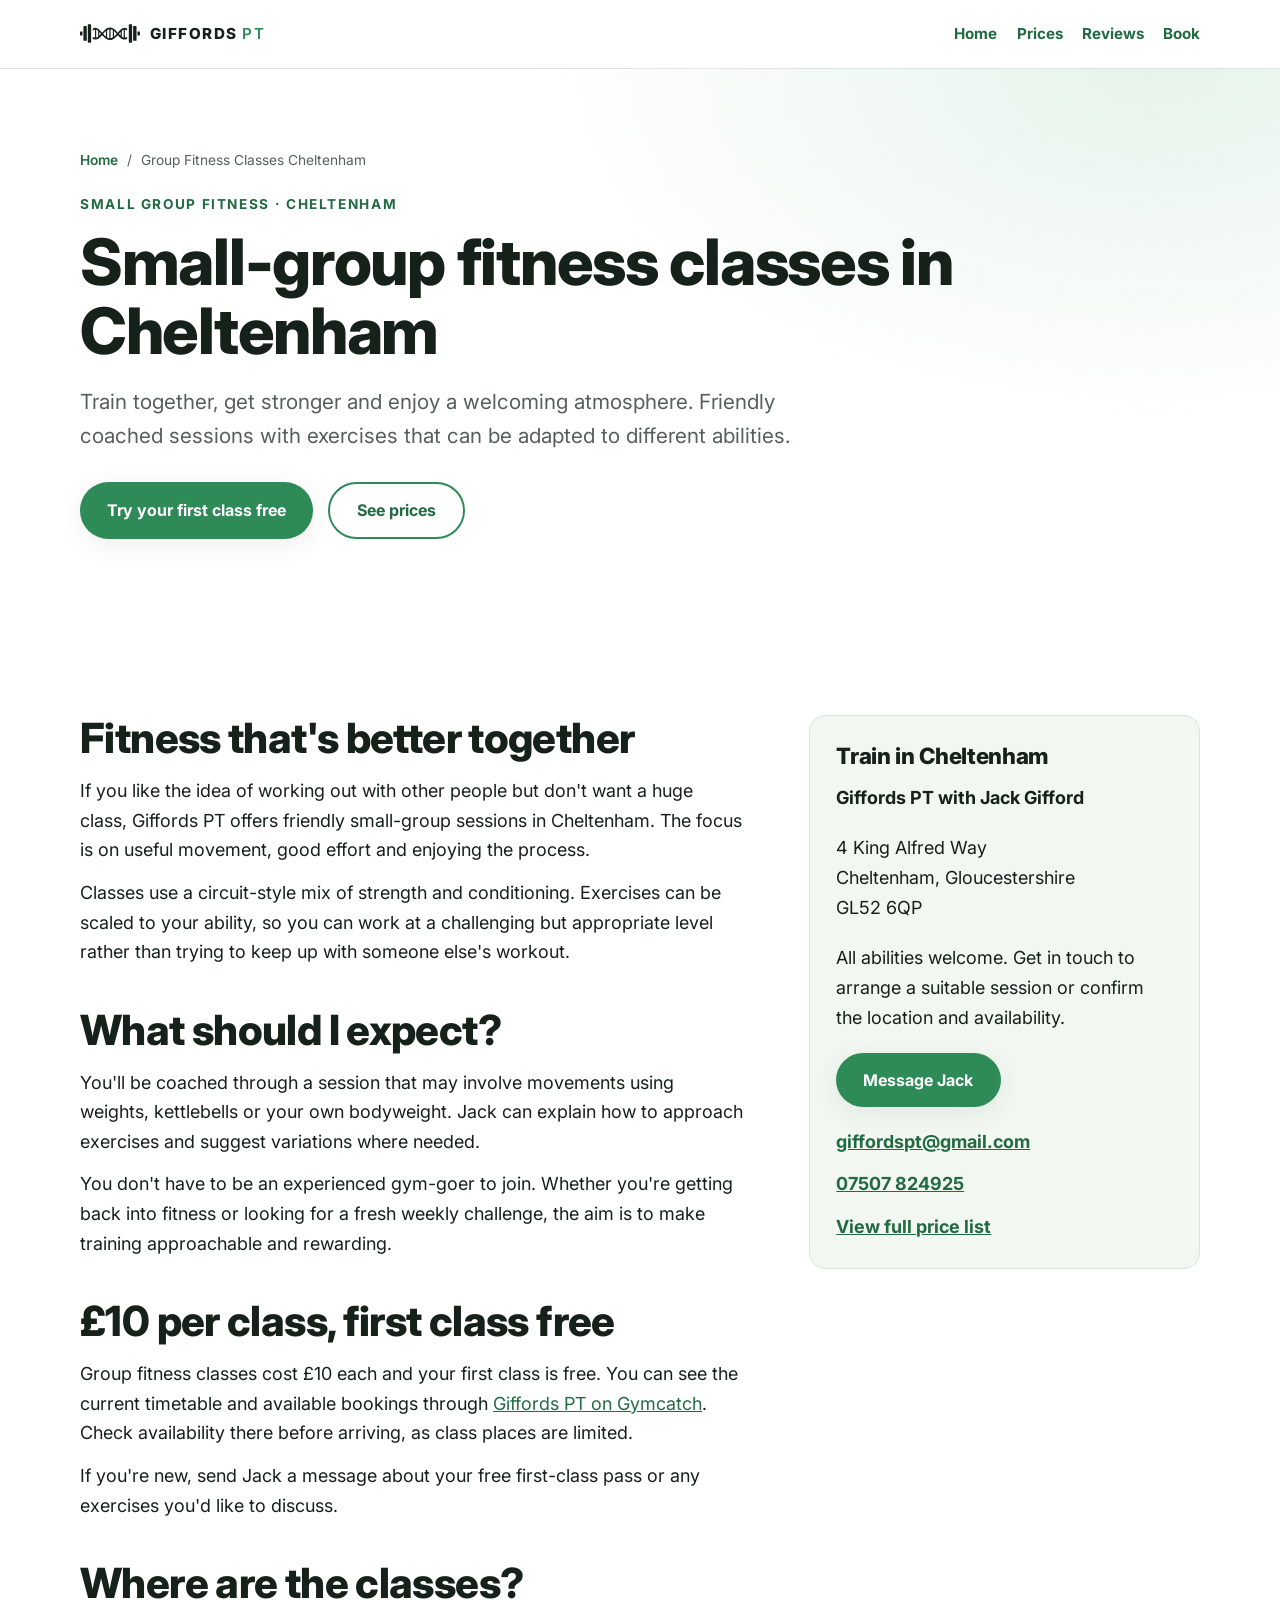
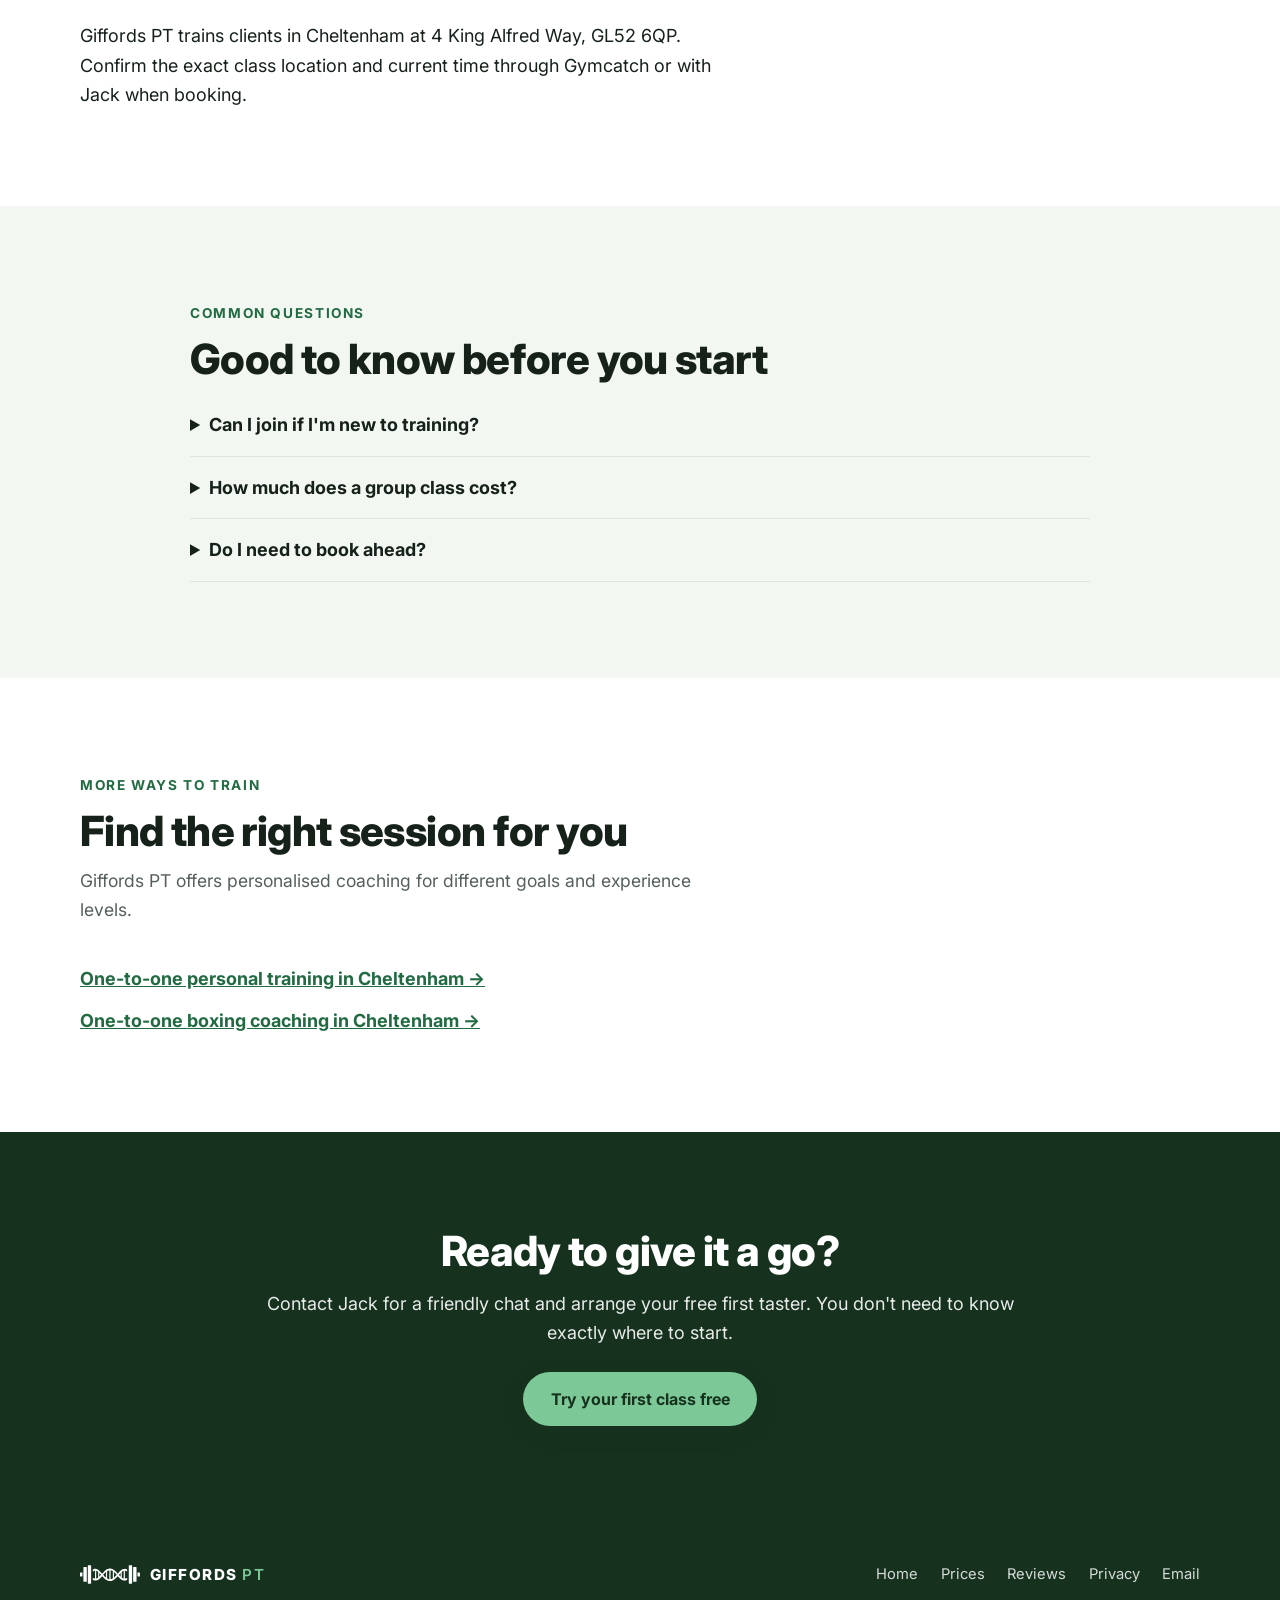
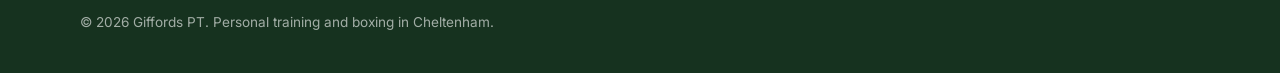
<file: group-fitness-classes-cheltenham.html>
<!DOCTYPE html>
<html lang="en-GB">
<head>
 <meta charset="UTF-8" />
 <meta name="viewport" content="width=device-width, initial-scale=1.0" />
 <title>Group Fitness Classes Cheltenham | £10 Classes | Giffords PT</title>
 <meta name="description" content="Small-group fitness classes in Cheltenham with Giffords PT. Friendly coached circuits for all abilities, £10 per class and your first class free. Book on Gymcatch." />
 <meta name="robots" content="index, follow, max-image-preview:large" />
 <link rel="canonical" href="https://giffordspt.co.uk/group-fitness-classes-cheltenham.html" />
 <meta property="og:type" content="website" />
 <meta property="og:title" content="Group Fitness Classes Cheltenham | £10 Classes | Giffords PT" />
 <meta property="og:description" content="Small-group fitness classes in Cheltenham with Giffords PT. Friendly coached circuits for all abilities, £10 per class and your first class free. Book on Gymcatch." />
 <meta property="og:url" content="https://giffordspt.co.uk/group-fitness-classes-cheltenham.html" />
 <meta property="og:site_name" content="Giffords PT" />
 <meta property="og:image" content="https://giffordspt.co.uk/assets/gallery-1.jpg" />
 <meta property="og:image:alt" content="Jack Gifford at a boxing gym" />
 <meta name="twitter:card" content="summary_large_image" />
 <meta name="twitter:image" content="https://giffordspt.co.uk/assets/gallery-1.jpg" />
 <script type="application/ld+json">
{
  "@context": "https://schema.org",
  "@type": "BreadcrumbList",
  "itemListElement": [
    {
      "@type": "ListItem",
      "position": 1,
      "name": "Home",
      "item": "https://giffordspt.co.uk/"
    },
    {
      "@type": "ListItem",
      "position": 2,
      "name": "Group Fitness Classes Cheltenham",
      "item": "https://giffordspt.co.uk/group-fitness-classes-cheltenham.html"
    }
  ]
}
 </script>
 <script type="application/ld+json">
{
  "@context": "https://schema.org",
  "@type": "Service",
  "name": "Small-group fitness classes",
  "serviceType": "Small-group fitness classes",
  "description": "Small-group fitness classes in Cheltenham with Giffords PT. Friendly coached circuits for all abilities, £10 per class and your first class free. Book on Gymcatch.",
  "provider": {
    "@id": "https://giffordspt.co.uk/#business"
  },
  "areaServed": {
    "@type": "City",
    "name": "Cheltenham"
  },
  "url": "https://giffordspt.co.uk/group-fitness-classes-cheltenham.html"
}
 </script>
 <link rel="preconnect" href="https://fonts.googleapis.com" />
 <link rel="preconnect" href="https://fonts.gstatic.com" crossorigin />
 <link href="https://fonts.googleapis.com/css2?family=Inter:wght@400;500;600;700;800&display=swap" rel="stylesheet" />
 <link rel="stylesheet" href="css/style.css?v=10" />
 <style>.service-header{position:sticky;top:0;z-index:100;background:rgba(255,255,255,.96);-webkit-backdrop-filter:blur(12px);backdrop-filter:blur(12px);border-bottom:1px solid var(--border)}
.service-header .container{min-height:var(--nav-h);display:flex;align-items:center;justify-content:space-between;gap:1rem;flex-wrap:wrap;padding-block:.6rem}
.service-nav{display:flex;gap:1.2rem;flex-wrap:wrap;font-size:.95rem;font-weight:700}
.service-nav a{text-decoration:none}
.service-hero{padding:clamp(3rem,7vw,5rem) 0;background:radial-gradient(60% 80% at 90% 0%,var(--green-soft),transparent 80%),var(--bg)}
.service-hero h1{max-width:920px;margin-bottom:1.25rem}
.service-lead{max-width:48rem;color:var(--muted);font-size:clamp(1.1rem,2.1vw,1.3rem);margin-bottom:1.75rem}
.service-actions{display:flex;flex-wrap:wrap;gap:.9rem}
.service-layout{display:grid;grid-template-columns:minmax(0,1.7fr) minmax(250px,1fr);gap:clamp(1.5rem,5vw,4rem)}
.service-copy section+section{margin-top:2.5rem}
.service-copy p{margin-top:.8rem;max-width:68ch}
.service-aside{align-self:start;background:var(--bg-soft);border:1px solid var(--border);border-radius:var(--radius);padding:1.65rem}
.service-aside h2{font-size:1.4rem}
.service-aside p{margin:.9rem 0 1.3rem}
.service-links{display:flex;flex-direction:column;gap:.8rem;margin-top:1.25rem}
.service-links a{font-weight:700}
.service-faq{max-width:900px}
.service-faq details{border-bottom:1px solid var(--border);padding:1rem 0}
.service-faq summary{cursor:pointer;font-weight:700}
.service-faq details p{margin-top:.5rem;max-width:65ch}
.service-cta{text-align:center;background:var(--green-deep);color:#fff}
.service-cta h2{color:#fff}
.service-cta p{color:rgba(255,255,255,.9);max-width:48rem;margin:.8rem auto 1.5rem}
.service-cta .btn-primary{background:var(--green-mid);color:var(--green-deep)}
@media(max-width:750px){.service-layout{grid-template-columns:1fr}.service-nav{gap:.7rem;font-size:.84rem}.service-header .container{gap:.3rem}.service-hero h1{font-size:clamp(2rem,7vw,3.3rem)}}</style>
</head>
<body>

 <!-- Shared Giffords PT vector logo, identical to the homepage artwork -->
 <svg width="0" height="0" style="position:absolute" aria-hidden="true">
 <symbol id="logo-mark" viewBox="0 0 830 256">
 <path fill="currentColor" fill-rule="evenodd" d="M797,99 L795,101 L795,153 L798,155 L822,155 L825,154 L829,149 L829,104 L825,99Z M5,99 L0,104 L0,149 L4,154 L7,155 L31,155 L34,153 L34,107 L35,106 L34,105 L34,100 L33,99Z M177,59 L177,89 L186,82 L196,77 L204,75 L208,76 L208,184 L207,185 L203,185 L196,183 L183,176 L177,171 L177,201 L186,206 L195,209 L205,210 L206,211 L219,211 L220,210 L226,210 L234,208 L247,203 L263,193 L279,180 L306,152 L310,155 L317,164 L331,178 L354,197 L379,211 L393,216 L403,217 L404,218 L425,218 L426,217 L431,217 L445,213 L462,205 L476,196 L490,185 L523,152 L553,183 L563,191 L575,199 L592,207 L604,210 L610,210 L611,211 L625,211 L642,207 L652,201 L652,172 L643,179 L635,183 L628,185 L622,185 L621,184 L621,76 L622,75 L626,75 L637,78 L645,82 L652,88 L652,59 L644,54 L635,51 L629,51 L628,50 L605,51 L587,57 L578,62 L560,75 L545,90 L526,113 L522,116 L493,84 L471,65 L448,52 L432,47 L427,47 L426,46 L403,46 L402,47 L397,47 L383,51 L365,60 L345,75 L306,116 L271,78 L255,65 L237,55 L218,50 L202,50 L186,54Z M561,108 L562,109 L562,156 L560,157 L538,134Z M268,108 L275,117 L291,133 L276,150 L268,157 L267,156 L267,109Z M471,95 L508,132 L499,143 L472,169 L470,168 L470,96Z M357,95 L359,96 L359,169 L358,170 L340,154 L321,133Z M603,76 L604,77 L604,99 L605,100 L605,158 L604,159 L604,183 L600,184 L589,179 L578,171 L578,92 L588,84Z M225,76 L237,81 L251,93 L251,171 L240,179 L226,185 L224,184 L224,77Z M424,71 L437,74 L452,81 L454,83 L454,181 L449,185 L428,192 L424,192 L423,191 L423,72Z M402,71 L406,72 L406,191 L404,193 L389,189 L375,181 L375,83 L386,76Z M740,25 L736,28 L735,32 L735,223 L737,227 L740,229 L777,229 L780,227 L782,223 L782,31 L781,28 L777,25Z M52,25 L48,29 L48,59 L47,60 L47,222 L49,227 L52,229 L89,229 L92,227 L94,221 L94,34 L93,33 L93,29 L88,25Z M681,0 L676,4 L675,7 L675,247 L677,252 L683,255 L714,255 L717,254 L721,249 L721,55 L722,54 L721,53 L722,52 L721,51 L722,49 L722,42 L721,41 L722,38 L722,34 L721,33 L721,6 L719,2 L715,0Z M114,0 L108,5 L108,250 L111,253 L116,255 L146,255 L151,253 L154,249 L154,6 L148,0Z"/>
 </symbol>
 </svg>

 <header class="service-header">
  <div class="container">
   <a class="brand" href="index.html" aria-label="Giffords PT, home"><svg class="brand-mark" aria-hidden="true"><use href="#logo-mark"/></svg><span class="brand-name">GIFFORDS<em>PT</em></span></a>
   <nav class="service-nav" aria-label="Page navigation"><a href="index.html">Home</a><a href="prices.html">Prices</a><a href="index.html#reviews">Reviews</a><a href="index.html#book">Book</a></nav>
  </div>
 </header>
 <main>
  <section class="service-hero">
   <div class="container">
    <nav class="seo-breadcrumb" aria-label="Breadcrumb"><a href="index.html">Home</a><span aria-hidden="true">/</span><span aria-current="page">Group Fitness Classes Cheltenham</span></nav>
    <p class="eyebrow">SMALL GROUP FITNESS · CHELTENHAM</p>
    <h1>Small-group fitness classes in Cheltenham</h1>
    <p class="service-lead">Train together, get stronger and enjoy a welcoming atmosphere. Friendly coached sessions with exercises that can be adapted to different abilities.</p>
    <div class="service-actions">
     <a class="btn btn-primary" href="https://wa.me/447507824925?text=Hi%20Jack%2C%20I%27d%20like%20a%20free%20small%20group%20class%20taster." target="_blank" rel="noopener">Try your first class free</a>
     <a class="btn btn-outline" href="prices.html">See prices</a>
    </div>
   </div>
  </section>
  <section class="section">
   <div class="container service-layout">
    <div class="service-copy">
     <section><h2>Fitness that's better together</h2><p>If you like the idea of working out with other people but don't want a huge class, Giffords PT offers friendly small-group sessions in Cheltenham. The focus is on useful movement, good effort and enjoying the process.</p><p>Classes use a circuit-style mix of strength and conditioning. Exercises can be scaled to your ability, so you can work at a challenging but appropriate level rather than trying to keep up with someone else's workout.</p></section>
     <section><h2>What should I expect?</h2><p>You'll be coached through a session that may involve movements using weights, kettlebells or your own bodyweight. Jack can explain how to approach exercises and suggest variations where needed.</p><p>You don't have to be an experienced gym-goer to join. Whether you're getting back into fitness or looking for a fresh weekly challenge, the aim is to make training approachable and rewarding.</p></section>
     <section><h2>£10 per class, first class free</h2><p>Group fitness classes cost £10 each and your first class is free. You can see the current timetable and available bookings through <a href="https://gymcatch.com/app/provider/11813" target="_blank" rel="noopener">Giffords PT on Gymcatch</a>. Check availability there before arriving, as class places are limited.</p><p>If you're new, send Jack a message about your free first-class pass or any exercises you'd like to discuss.</p></section>
     <section><h2>Where are the classes?</h2><p>Giffords PT trains clients in Cheltenham at 4 King Alfred Way, GL52 6QP. Confirm the exact class location and current time through Gymcatch or with Jack when booking.</p></section>
    </div>
    <aside class="service-aside" aria-label="Training location and details">
     <h2>Train in Cheltenham</h2>
     <p><strong>Giffords PT with Jack Gifford</strong></p>
     <p>4 King Alfred Way<br>Cheltenham, Gloucestershire<br>GL52 6QP</p>
     <p>All abilities welcome. Get in touch to arrange a suitable session or confirm the location and availability.</p>
     <a class="btn btn-primary" href="https://wa.me/447507824925?text=Hi%20Jack%2C%20I%27d%20like%20a%20free%20small%20group%20class%20taster." target="_blank" rel="noopener">Message Jack</a>
     <div class="service-links"><a href="mailto:giffordspt@gmail.com">giffordspt@gmail.com</a><a href="tel:+447507824925">07507 824925</a><a href="prices.html">View full price list</a></div>
    </aside>
   </div>
  </section>
  <section class="section section-alt">
   <div class="container service-faq">
    <p class="eyebrow">COMMON QUESTIONS</p>
    <h2>Good to know before you start</h2>
    <details><summary>Can I join if I'm new to training?</summary><p>Yes. Classes are intended to be accessible to different fitness levels, and movements can be adjusted.</p></details>
    <details><summary>How much does a group class cost?</summary><p>Classes are £10 each, and your first class is free. Check Gymcatch for current availability and booking details.</p></details>
    <details><summary>Do I need to book ahead?</summary><p>Booking ahead is recommended. Use Gymcatch to check the current timetable and available places.</p></details>
   </div>
  </section>
  <section class="section">
   <div class="container">
    <p class="eyebrow">MORE WAYS TO TRAIN</p>
    <h2>Find the right session for you</h2>
    <p class="section-sub">Giffords PT offers personalised coaching for different goals and experience levels.</p>
    <div class="service-links">
     <a href="personal-training-cheltenham.html">One-to-one personal training in Cheltenham &rarr;</a>
     <a href="boxing-training-cheltenham.html">One-to-one boxing coaching in Cheltenham &rarr;</a>
    </div>
   </div>
  </section>
  <section class="section service-cta">
   <div class="container">
    <h2>Ready to give it a go?</h2>
    <p>Contact Jack for a friendly chat and arrange your free first taster. You don't need to know exactly where to start.</p>
    <a class="btn btn-primary" href="https://wa.me/447507824925?text=Hi%20Jack%2C%20I%27d%20like%20a%20free%20small%20group%20class%20taster." target="_blank" rel="noopener">Try your first class free</a>
   </div>
  </section>
 </main>
 <footer class="footer">
  <div class="container footer-inner">
   <a class="brand" href="index.html" aria-label="Giffords PT, home"><svg class="brand-mark" aria-hidden="true"><use href="#logo-mark"/></svg><span class="brand-name">GIFFORDS<em>PT</em></span></a>
   <nav class="footer-links" aria-label="Footer"><a href="index.html">Home</a><a href="prices.html">Prices</a><a href="index.html#reviews">Reviews</a><a href="privacy.html">Privacy</a><a href="mailto:giffordspt@gmail.com">Email</a></nav>
   <p class="footer-copy">&copy; <span id="year"></span> Giffords PT. Personal training and boxing in Cheltenham.</p>
  </div>
 </footer>
 <script>document.getElementById("year").textContent=new Date().getFullYear();</script>
</body>
</html>
</file>
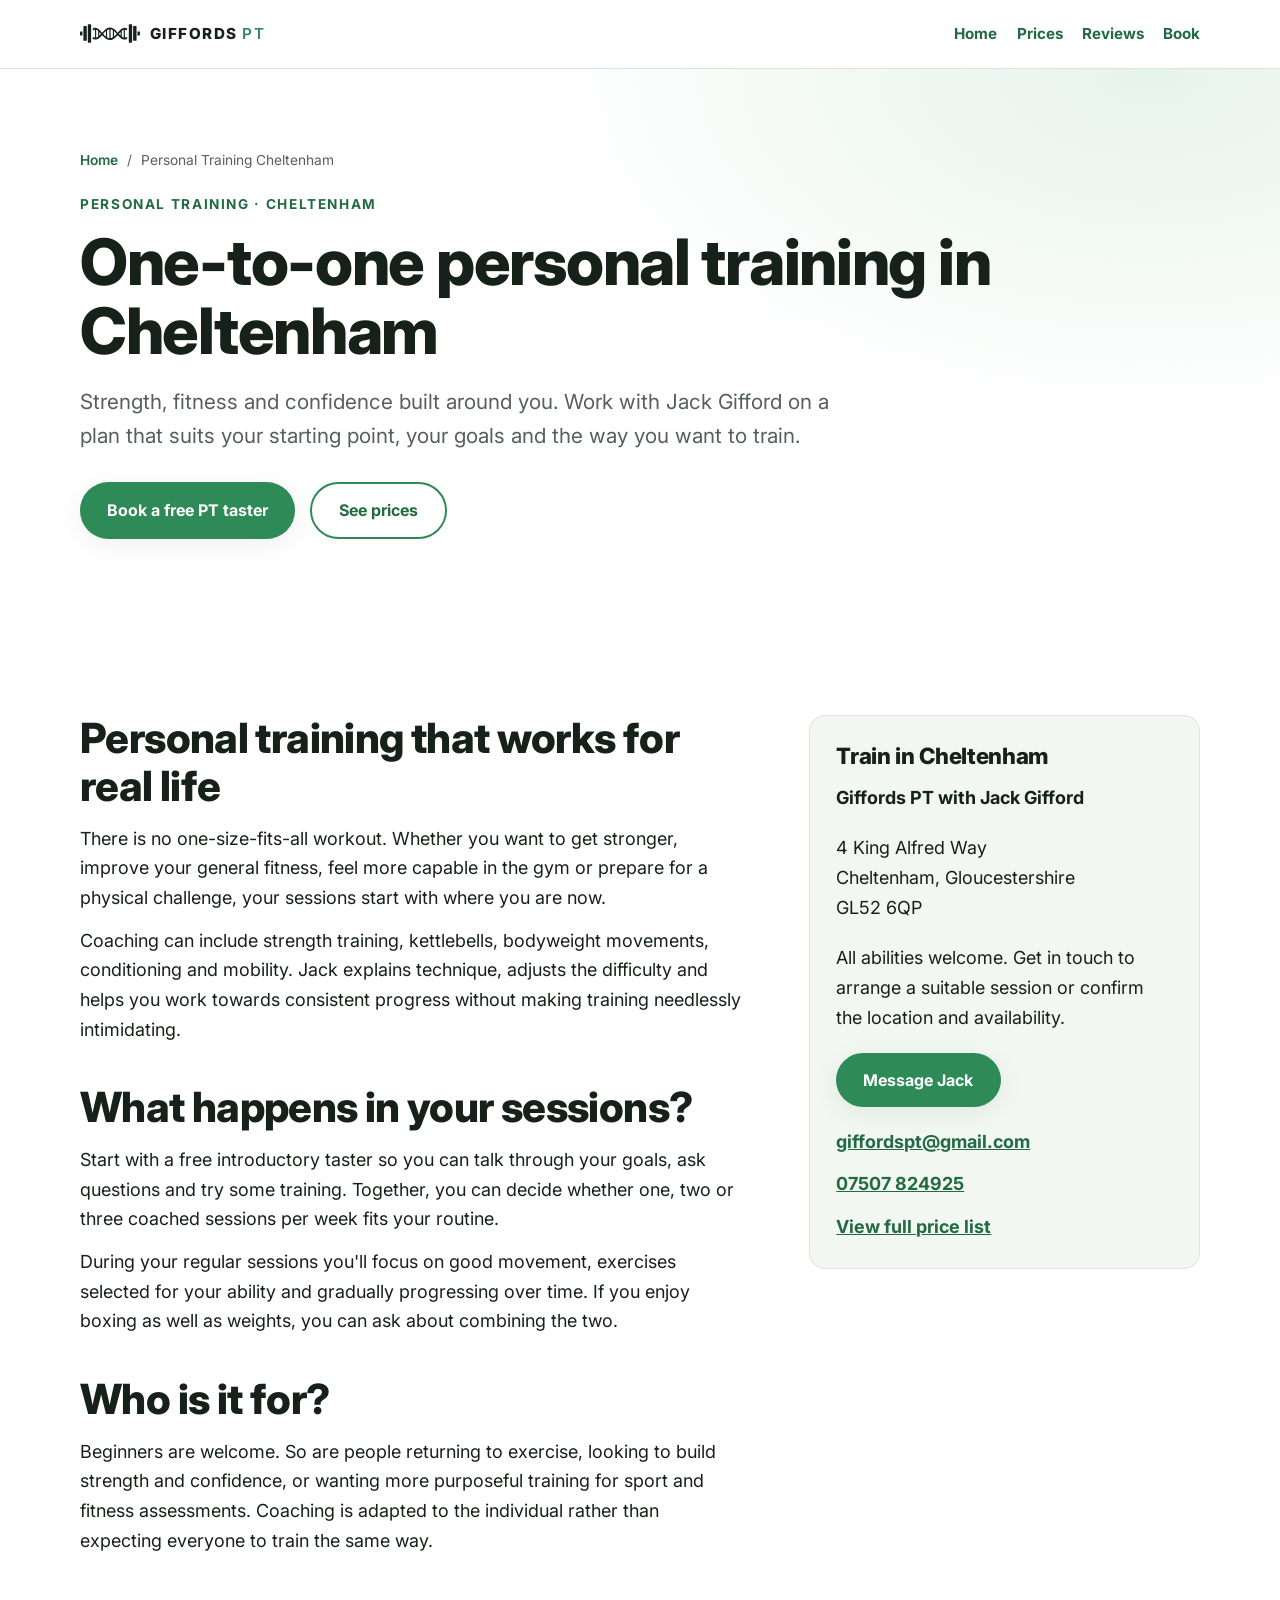
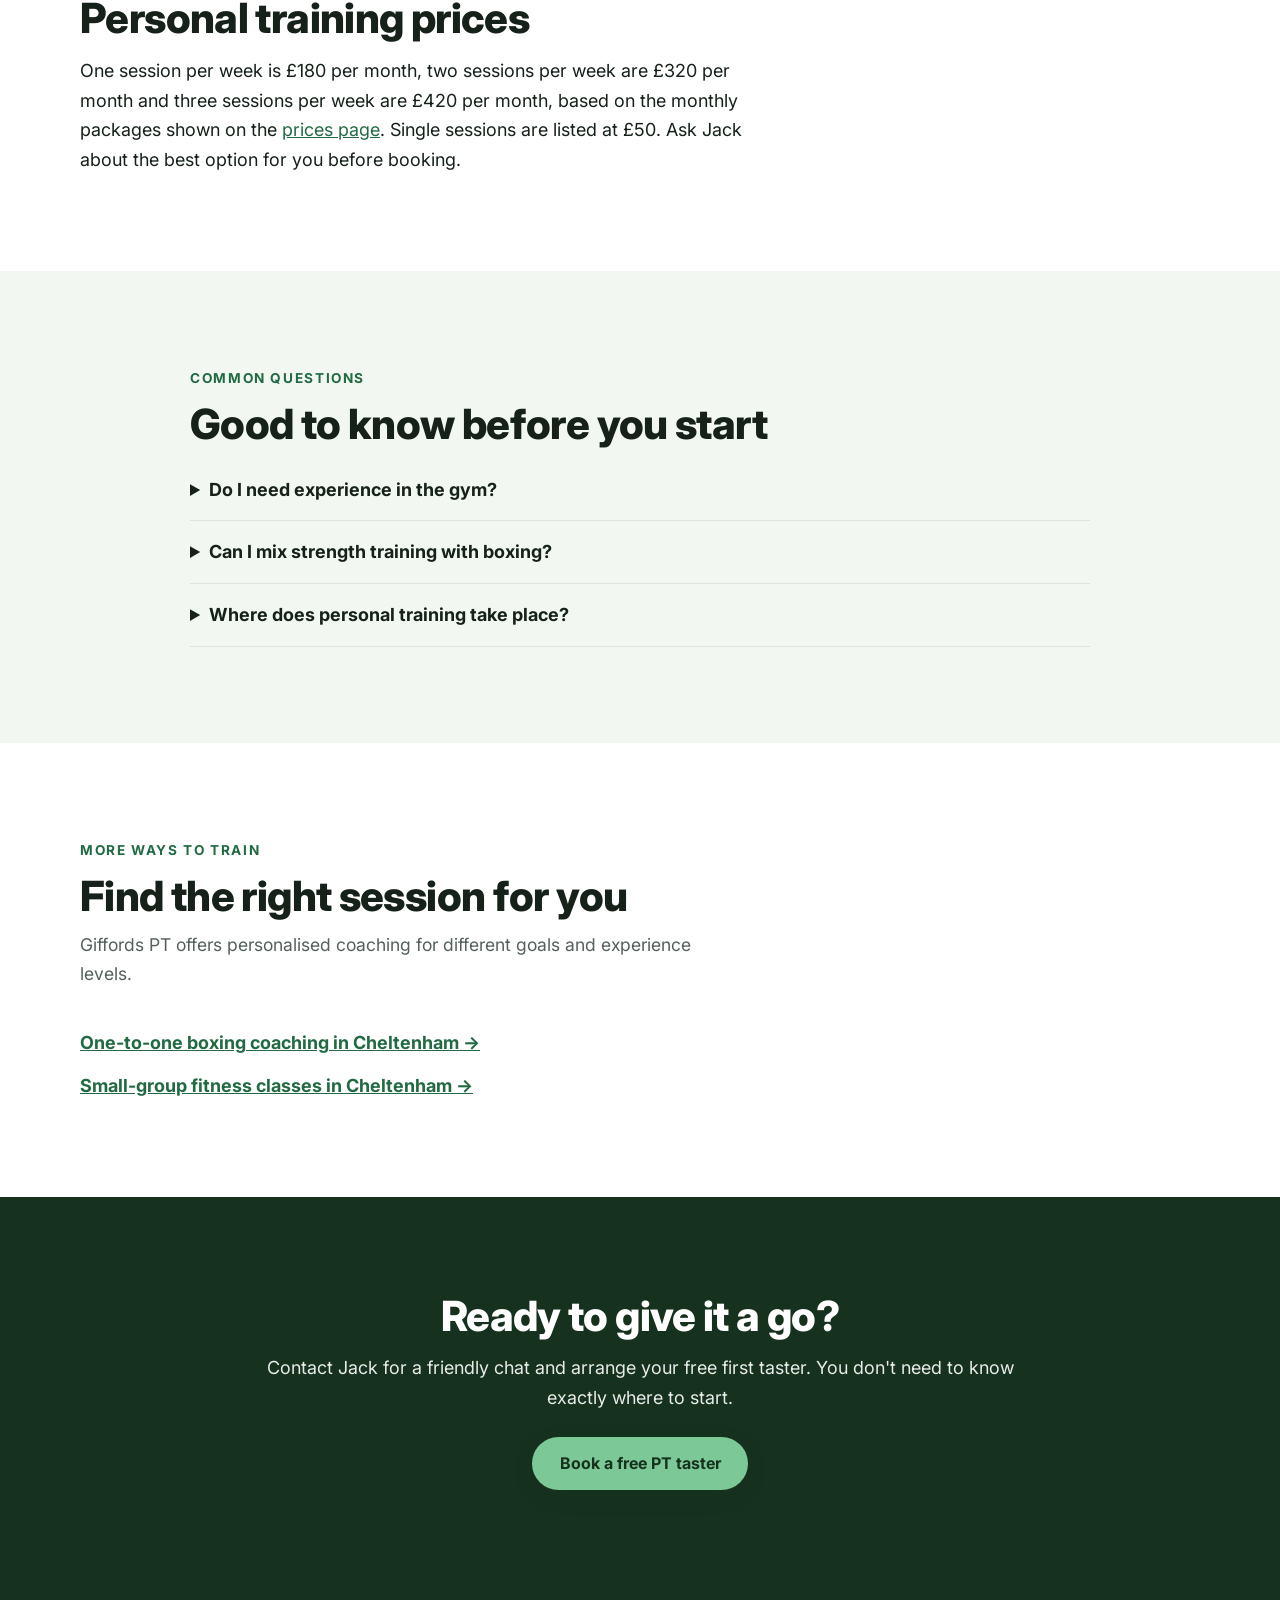
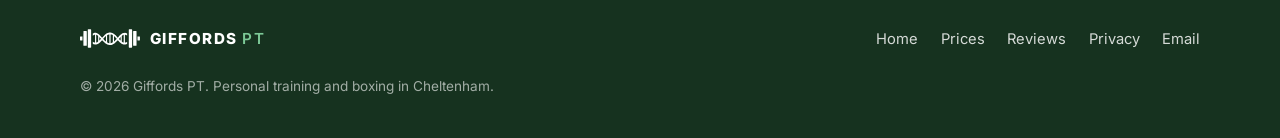
<file: personal-training-cheltenham.html>
<!DOCTYPE html>
<html lang="en-GB">
<head>
 <meta charset="UTF-8" />
 <meta name="viewport" content="width=device-width, initial-scale=1.0" />
 <title>Personal Trainer Cheltenham | 1:1 PT | Giffords PT</title>
 <meta name="description" content="One-to-one personal training in Cheltenham with Jack Gifford. Strength, fitness and tailored coaching for all abilities. Book a free introductory taster." />
 <meta name="robots" content="index, follow, max-image-preview:large" />
 <link rel="canonical" href="https://giffordspt.co.uk/personal-training-cheltenham.html" />
 <meta property="og:type" content="website" />
 <meta property="og:title" content="Personal Trainer Cheltenham | 1:1 PT | Giffords PT" />
 <meta property="og:description" content="One-to-one personal training in Cheltenham with Jack Gifford. Strength, fitness and tailored coaching for all abilities. Book a free introductory taster." />
 <meta property="og:url" content="https://giffordspt.co.uk/personal-training-cheltenham.html" />
 <meta property="og:site_name" content="Giffords PT" />
 <meta property="og:image" content="https://giffordspt.co.uk/assets/gallery-1.jpg" />
 <meta property="og:image:alt" content="Jack Gifford at a boxing gym" />
 <meta name="twitter:card" content="summary_large_image" />
 <meta name="twitter:image" content="https://giffordspt.co.uk/assets/gallery-1.jpg" />
 <script type="application/ld+json">
{
  "@context": "https://schema.org",
  "@type": "BreadcrumbList",
  "itemListElement": [
    {
      "@type": "ListItem",
      "position": 1,
      "name": "Home",
      "item": "https://giffordspt.co.uk/"
    },
    {
      "@type": "ListItem",
      "position": 2,
      "name": "Personal Training Cheltenham",
      "item": "https://giffordspt.co.uk/personal-training-cheltenham.html"
    }
  ]
}
 </script>
 <script type="application/ld+json">
{
  "@context": "https://schema.org",
  "@type": "Service",
  "name": "One-to-one personal training",
  "serviceType": "One-to-one personal training",
  "description": "One-to-one personal training in Cheltenham with Jack Gifford. Strength, fitness and tailored coaching for all abilities. Book a free introductory taster.",
  "provider": {
    "@id": "https://giffordspt.co.uk/#business"
  },
  "areaServed": {
    "@type": "City",
    "name": "Cheltenham"
  },
  "url": "https://giffordspt.co.uk/personal-training-cheltenham.html"
}
 </script>
 <link rel="preconnect" href="https://fonts.googleapis.com" />
 <link rel="preconnect" href="https://fonts.gstatic.com" crossorigin />
 <link href="https://fonts.googleapis.com/css2?family=Inter:wght@400;500;600;700;800&display=swap" rel="stylesheet" />
 <link rel="stylesheet" href="css/style.css?v=10" />
 <style>.service-header{position:sticky;top:0;z-index:100;background:rgba(255,255,255,.96);-webkit-backdrop-filter:blur(12px);backdrop-filter:blur(12px);border-bottom:1px solid var(--border)}
.service-header .container{min-height:var(--nav-h);display:flex;align-items:center;justify-content:space-between;gap:1rem;flex-wrap:wrap;padding-block:.6rem}
.service-nav{display:flex;gap:1.2rem;flex-wrap:wrap;font-size:.95rem;font-weight:700}
.service-nav a{text-decoration:none}
.service-hero{padding:clamp(3rem,7vw,5rem) 0;background:radial-gradient(60% 80% at 90% 0%,var(--green-soft),transparent 80%),var(--bg)}
.service-hero h1{max-width:920px;margin-bottom:1.25rem}
.service-lead{max-width:48rem;color:var(--muted);font-size:clamp(1.1rem,2.1vw,1.3rem);margin-bottom:1.75rem}
.service-actions{display:flex;flex-wrap:wrap;gap:.9rem}
.service-layout{display:grid;grid-template-columns:minmax(0,1.7fr) minmax(250px,1fr);gap:clamp(1.5rem,5vw,4rem)}
.service-copy section+section{margin-top:2.5rem}
.service-copy p{margin-top:.8rem;max-width:68ch}
.service-aside{align-self:start;background:var(--bg-soft);border:1px solid var(--border);border-radius:var(--radius);padding:1.65rem}
.service-aside h2{font-size:1.4rem}
.service-aside p{margin:.9rem 0 1.3rem}
.service-links{display:flex;flex-direction:column;gap:.8rem;margin-top:1.25rem}
.service-links a{font-weight:700}
.service-faq{max-width:900px}
.service-faq details{border-bottom:1px solid var(--border);padding:1rem 0}
.service-faq summary{cursor:pointer;font-weight:700}
.service-faq details p{margin-top:.5rem;max-width:65ch}
.service-cta{text-align:center;background:var(--green-deep);color:#fff}
.service-cta h2{color:#fff}
.service-cta p{color:rgba(255,255,255,.9);max-width:48rem;margin:.8rem auto 1.5rem}
.service-cta .btn-primary{background:var(--green-mid);color:var(--green-deep)}
@media(max-width:750px){.service-layout{grid-template-columns:1fr}.service-nav{gap:.7rem;font-size:.84rem}.service-header .container{gap:.3rem}.service-hero h1{font-size:clamp(2rem,7vw,3.3rem)}}</style>
</head>
<body>

 <!-- Shared Giffords PT vector logo, identical to the homepage artwork -->
 <svg width="0" height="0" style="position:absolute" aria-hidden="true">
 <symbol id="logo-mark" viewBox="0 0 830 256">
 <path fill="currentColor" fill-rule="evenodd" d="M797,99 L795,101 L795,153 L798,155 L822,155 L825,154 L829,149 L829,104 L825,99Z M5,99 L0,104 L0,149 L4,154 L7,155 L31,155 L34,153 L34,107 L35,106 L34,105 L34,100 L33,99Z M177,59 L177,89 L186,82 L196,77 L204,75 L208,76 L208,184 L207,185 L203,185 L196,183 L183,176 L177,171 L177,201 L186,206 L195,209 L205,210 L206,211 L219,211 L220,210 L226,210 L234,208 L247,203 L263,193 L279,180 L306,152 L310,155 L317,164 L331,178 L354,197 L379,211 L393,216 L403,217 L404,218 L425,218 L426,217 L431,217 L445,213 L462,205 L476,196 L490,185 L523,152 L553,183 L563,191 L575,199 L592,207 L604,210 L610,210 L611,211 L625,211 L642,207 L652,201 L652,172 L643,179 L635,183 L628,185 L622,185 L621,184 L621,76 L622,75 L626,75 L637,78 L645,82 L652,88 L652,59 L644,54 L635,51 L629,51 L628,50 L605,51 L587,57 L578,62 L560,75 L545,90 L526,113 L522,116 L493,84 L471,65 L448,52 L432,47 L427,47 L426,46 L403,46 L402,47 L397,47 L383,51 L365,60 L345,75 L306,116 L271,78 L255,65 L237,55 L218,50 L202,50 L186,54Z M561,108 L562,109 L562,156 L560,157 L538,134Z M268,108 L275,117 L291,133 L276,150 L268,157 L267,156 L267,109Z M471,95 L508,132 L499,143 L472,169 L470,168 L470,96Z M357,95 L359,96 L359,169 L358,170 L340,154 L321,133Z M603,76 L604,77 L604,99 L605,100 L605,158 L604,159 L604,183 L600,184 L589,179 L578,171 L578,92 L588,84Z M225,76 L237,81 L251,93 L251,171 L240,179 L226,185 L224,184 L224,77Z M424,71 L437,74 L452,81 L454,83 L454,181 L449,185 L428,192 L424,192 L423,191 L423,72Z M402,71 L406,72 L406,191 L404,193 L389,189 L375,181 L375,83 L386,76Z M740,25 L736,28 L735,32 L735,223 L737,227 L740,229 L777,229 L780,227 L782,223 L782,31 L781,28 L777,25Z M52,25 L48,29 L48,59 L47,60 L47,222 L49,227 L52,229 L89,229 L92,227 L94,221 L94,34 L93,33 L93,29 L88,25Z M681,0 L676,4 L675,7 L675,247 L677,252 L683,255 L714,255 L717,254 L721,249 L721,55 L722,54 L721,53 L722,52 L721,51 L722,49 L722,42 L721,41 L722,38 L722,34 L721,33 L721,6 L719,2 L715,0Z M114,0 L108,5 L108,250 L111,253 L116,255 L146,255 L151,253 L154,249 L154,6 L148,0Z"/>
 </symbol>
 </svg>

 <header class="service-header">
  <div class="container">
   <a class="brand" href="index.html" aria-label="Giffords PT, home"><svg class="brand-mark" aria-hidden="true"><use href="#logo-mark"/></svg><span class="brand-name">GIFFORDS<em>PT</em></span></a>
   <nav class="service-nav" aria-label="Page navigation"><a href="index.html">Home</a><a href="prices.html">Prices</a><a href="index.html#reviews">Reviews</a><a href="index.html#book">Book</a></nav>
  </div>
 </header>
 <main>
  <section class="service-hero">
   <div class="container">
    <nav class="seo-breadcrumb" aria-label="Breadcrumb"><a href="index.html">Home</a><span aria-hidden="true">/</span><span aria-current="page">Personal Training Cheltenham</span></nav>
    <p class="eyebrow">PERSONAL TRAINING · CHELTENHAM</p>
    <h1>One-to-one personal training in Cheltenham</h1>
    <p class="service-lead">Strength, fitness and confidence built around you. Work with Jack Gifford on a plan that suits your starting point, your goals and the way you want to train.</p>
    <div class="service-actions">
     <a class="btn btn-primary" href="https://wa.me/447507824925?text=Hi%20Jack%2C%20I%27d%20like%20a%20free%20personal%20training%20taster%20session." target="_blank" rel="noopener">Book a free PT taster</a>
     <a class="btn btn-outline" href="prices.html">See prices</a>
    </div>
   </div>
  </section>
  <section class="section">
   <div class="container service-layout">
    <div class="service-copy">
     <section><h2>Personal training that works for real life</h2><p>There is no one-size-fits-all workout. Whether you want to get stronger, improve your general fitness, feel more capable in the gym or prepare for a physical challenge, your sessions start with where you are now.</p><p>Coaching can include strength training, kettlebells, bodyweight movements, conditioning and mobility. Jack explains technique, adjusts the difficulty and helps you work towards consistent progress without making training needlessly intimidating.</p></section>
     <section><h2>What happens in your sessions?</h2><p>Start with a free introductory taster so you can talk through your goals, ask questions and try some training. Together, you can decide whether one, two or three coached sessions per week fits your routine.</p><p>During your regular sessions you'll focus on good movement, exercises selected for your ability and gradually progressing over time. If you enjoy boxing as well as weights, you can ask about combining the two.</p></section>
     <section><h2>Who is it for?</h2><p>Beginners are welcome. So are people returning to exercise, looking to build strength and confidence, or wanting more purposeful training for sport and fitness assessments. Coaching is adapted to the individual rather than expecting everyone to train the same way.</p></section>
     <section><h2>Personal training prices</h2><p>One session per week is £180 per month, two sessions per week are £320 per month and three sessions per week are £420 per month, based on the monthly packages shown on the <a href="prices.html">prices page</a>. Single sessions are listed at £50. Ask Jack about the best option for you before booking.</p></section>
    </div>
    <aside class="service-aside" aria-label="Training location and details">
     <h2>Train in Cheltenham</h2>
     <p><strong>Giffords PT with Jack Gifford</strong></p>
     <p>4 King Alfred Way<br>Cheltenham, Gloucestershire<br>GL52 6QP</p>
     <p>All abilities welcome. Get in touch to arrange a suitable session or confirm the location and availability.</p>
     <a class="btn btn-primary" href="https://wa.me/447507824925?text=Hi%20Jack%2C%20I%27d%20like%20a%20free%20personal%20training%20taster%20session." target="_blank" rel="noopener">Message Jack</a>
     <div class="service-links"><a href="mailto:giffordspt@gmail.com">giffordspt@gmail.com</a><a href="tel:+447507824925">07507 824925</a><a href="prices.html">View full price list</a></div>
    </aside>
   </div>
  </section>
  <section class="section section-alt">
   <div class="container service-faq">
    <p class="eyebrow">COMMON QUESTIONS</p>
    <h2>Good to know before you start</h2>
    <details><summary>Do I need experience in the gym?</summary><p>No. Your starting point shapes the training. Jack can teach you exercise technique and gradually build from there.</p></details>
    <details><summary>Can I mix strength training with boxing?</summary><p>Yes. If you'd enjoy some non-contact boxing padwork alongside strength and conditioning, discuss that with Jack when booking.</p></details>
    <details><summary>Where does personal training take place?</summary><p>Sessions can be arranged at the training location at 4 King Alfred Way, Cheltenham, GL52 6QP. Ask Jack about the venue when confirming your session.</p></details>
   </div>
  </section>
  <section class="section">
   <div class="container">
    <p class="eyebrow">MORE WAYS TO TRAIN</p>
    <h2>Find the right session for you</h2>
    <p class="section-sub">Giffords PT offers personalised coaching for different goals and experience levels.</p>
    <div class="service-links">
     <a href="boxing-training-cheltenham.html">One-to-one boxing coaching in Cheltenham &rarr;</a>
     <a href="group-fitness-classes-cheltenham.html">Small-group fitness classes in Cheltenham &rarr;</a>
    </div>
   </div>
  </section>
  <section class="section service-cta">
   <div class="container">
    <h2>Ready to give it a go?</h2>
    <p>Contact Jack for a friendly chat and arrange your free first taster. You don't need to know exactly where to start.</p>
    <a class="btn btn-primary" href="https://wa.me/447507824925?text=Hi%20Jack%2C%20I%27d%20like%20a%20free%20personal%20training%20taster%20session." target="_blank" rel="noopener">Book a free PT taster</a>
   </div>
  </section>
 </main>
 <footer class="footer">
  <div class="container footer-inner">
   <a class="brand" href="index.html" aria-label="Giffords PT, home"><svg class="brand-mark" aria-hidden="true"><use href="#logo-mark"/></svg><span class="brand-name">GIFFORDS<em>PT</em></span></a>
   <nav class="footer-links" aria-label="Footer"><a href="index.html">Home</a><a href="prices.html">Prices</a><a href="index.html#reviews">Reviews</a><a href="privacy.html">Privacy</a><a href="mailto:giffordspt@gmail.com">Email</a></nav>
   <p class="footer-copy">&copy; <span id="year"></span> Giffords PT. Personal training and boxing in Cheltenham.</p>
  </div>
 </footer>
 <script>document.getElementById("year").textContent=new Date().getFullYear();</script>
</body>
</html>
</file>
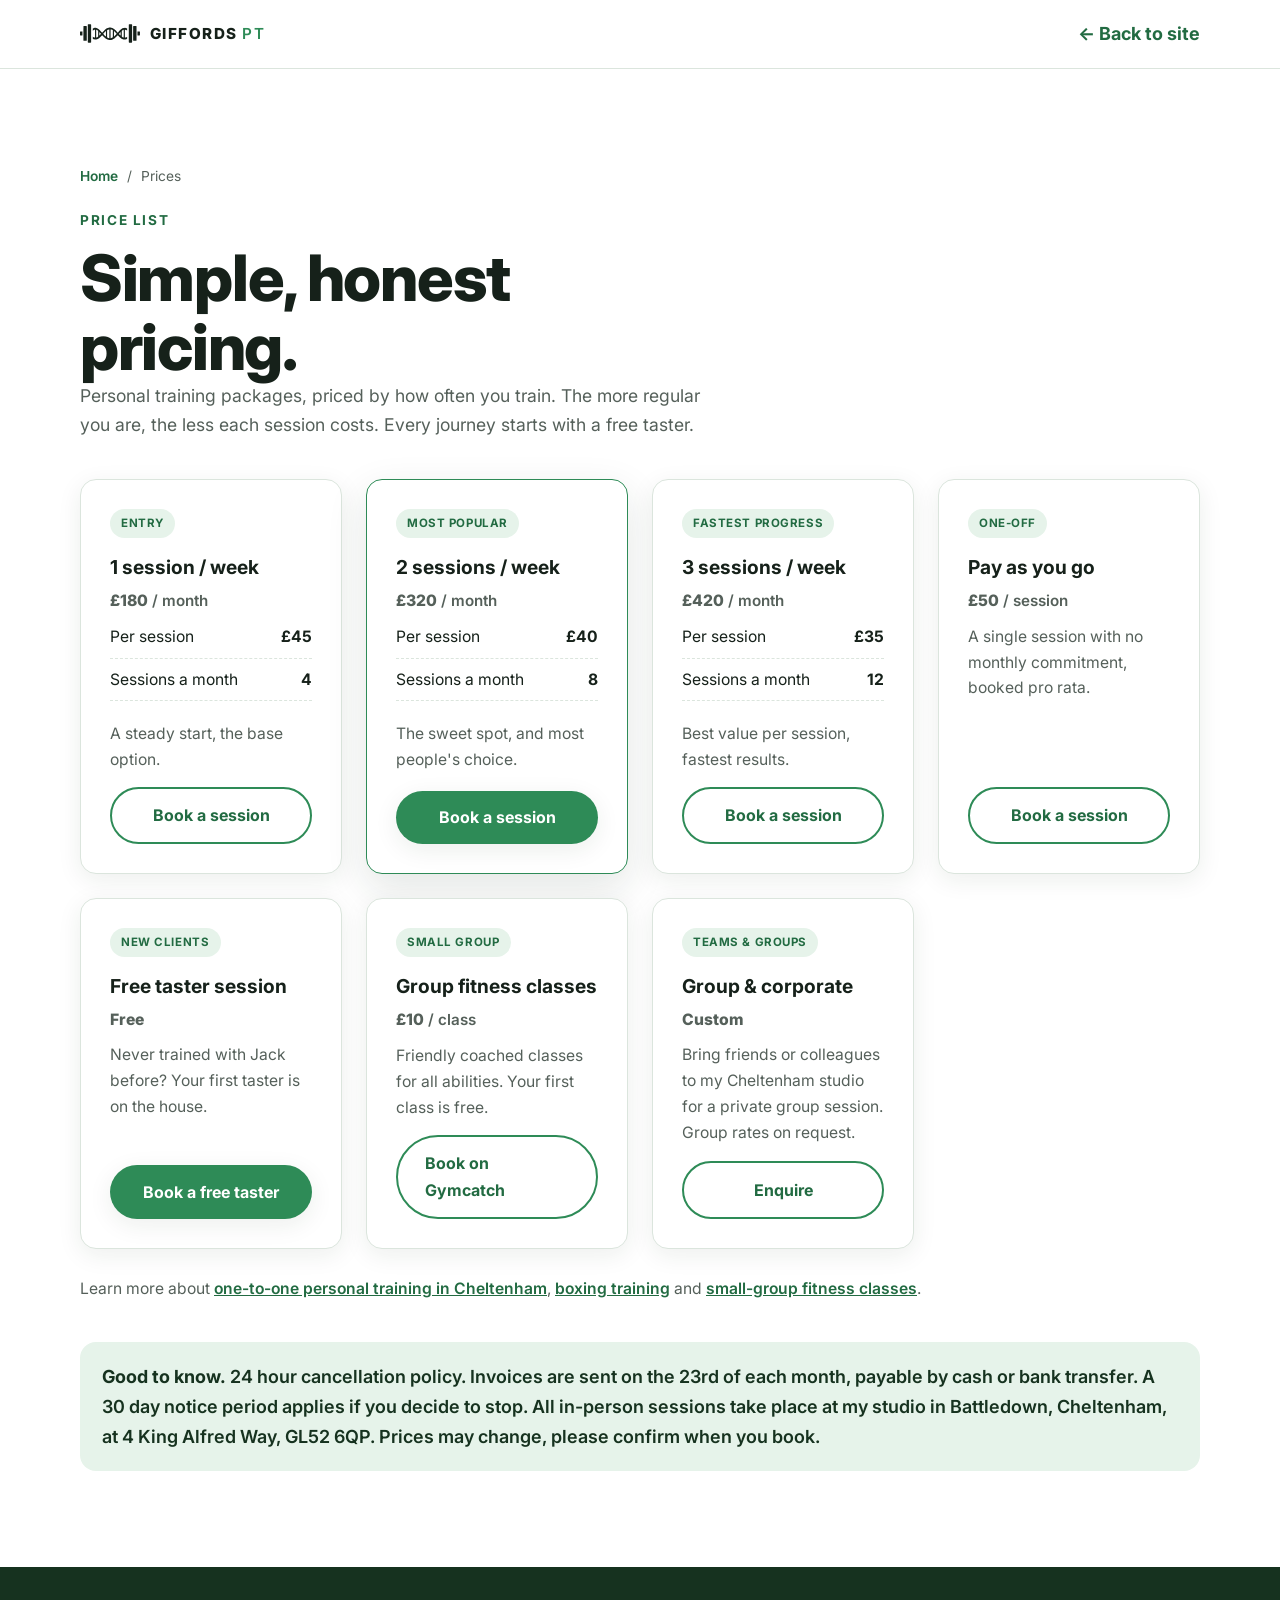
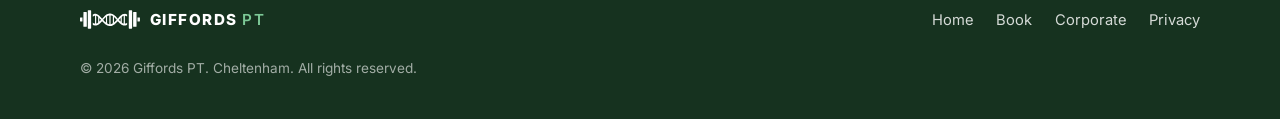
<file: prices.html>
<!DOCTYPE html>
<html lang="en-GB">
<head>
 <meta charset="UTF-8" />
 <meta name="viewport" content="width=device-width, initial-scale=1.0" />
 <title>Personal Training Prices Cheltenham | Giffords PT</title>
 <meta name="description" content="See personal training prices in Cheltenham with Giffords PT: weekly 1:1 packages, non-contact boxing, £10 group classes and a free introductory session." />
 <meta name="robots" content="index, follow, max-image-preview:large" />
 <link rel="canonical" href="https://giffordspt.co.uk/prices.html" />
 <meta property="og:site_name" content="Giffords PT" />
 <meta property="og:image" content="https://giffordspt.co.uk/assets/gallery-1.jpg" />
 <meta property="og:image:alt" content="Jack Gifford at a boxing gym" />
 <meta name="twitter:card" content="summary_large_image" />
 <meta name="twitter:image" content="https://giffordspt.co.uk/assets/gallery-1.jpg" />
 <script type="application/ld+json">
{
  "@context": "https://schema.org",
  "@type": "BreadcrumbList",
  "itemListElement": [
    {
      "@type": "ListItem",
      "position": 1,
      "name": "Home",
      "item": "https://giffordspt.co.uk/"
    },
    {
      "@type": "ListItem",
      "position": 2,
      "name": "Personal Training Prices",
      "item": "https://giffordspt.co.uk/prices.html"
    }
  ]
}
 </script>
 <link rel="preconnect" href="https://fonts.googleapis.com" />
 <link rel="preconnect" href="https://fonts.gstatic.com" crossorigin />
 <link href="https://fonts.googleapis.com/css2?family=Inter:wght@400;500;600;700;800&display=swap" rel="stylesheet" />
 <link rel="stylesheet" href="css/style.css?v=10" />
 <style>
  /* Page-specific: price list layout using the site's tokens */
  .legal-header { position:sticky; top:0; z-index:100; background:rgba(255,255,255,.96); -webkit-backdrop-filter:blur(12px); backdrop-filter:blur(12px); border-bottom: 1px solid var(--border); }
  .legal-header .container { display: flex; align-items: center; justify-content: space-between; gap: 1rem; height: var(--nav-h); }
  .legal-back { font-weight: 700; color: var(--green-dark); text-decoration: none; }
  .legal-back:hover { text-decoration: underline; }
  .prices-head { max-width: 640px; }
  .prices-head .section-sub { margin-bottom: 0; }
  .price-grid { display: grid; grid-template-columns: repeat(auto-fit, minmax(250px, 1fr)); gap: 1.5rem; margin-top: 2.5rem; }
  .price-card { background: #fff; border: 1px solid var(--border); border-radius: var(--radius); box-shadow: var(--shadow); padding: 1.8rem; display: flex; flex-direction: column; }
  .price-card.featured { border-color: var(--green); box-shadow: var(--shadow-lg); }
  .price-tag { display: inline-block; align-self: flex-start; background: var(--green-soft); color: var(--green-dark); font-size: 0.72rem; font-weight: 700; letter-spacing: 0.05em; text-transform: uppercase; padding: 0.3rem 0.7rem; border-radius: 999px; margin-bottom: 0.9rem; }
  .price-card h3 { font-size: 1.2rem; margin-bottom: 0.5rem; }
  .price-amount { font-size: 1.9rem; font-weight: 800; color: var(--green); line-height: 1.1; margin-bottom: 0.15rem; }
  .price-amount small { font-size: 0.95rem; font-weight: 600; color: var(--muted); }
  .price-card > p { color: var(--muted); font-size: 0.98rem; margin-bottom: 0.9rem; }
  .price-list { list-style: none; margin: 0 0 1.2rem; display: flex; flex-direction: column; gap: 0.5rem; }
  .price-list li { display: flex; justify-content: space-between; gap: 1rem; border-bottom: 1px dashed var(--border); padding-bottom: 0.5rem; font-size: 0.98rem; }
  .price-list li span:last-child { font-weight: 700; color: var(--text); white-space: nowrap; }
  .price-card .btn { margin-top: auto; }
  .prices-note { margin-top: 2.5rem; background: var(--green-soft); border-radius: var(--radius); padding: 1.25rem 1.4rem; }
  .prices-note p { color: var(--green-deep); margin: 0; font-weight: 600; }
 </style>
</head>
<body>

 <!-- Shared Giffords PT vector logo, identical to the homepage artwork -->
 <svg width="0" height="0" style="position:absolute" aria-hidden="true">
 <symbol id="logo-mark" viewBox="0 0 830 256">
 <path fill="currentColor" fill-rule="evenodd" d="M797,99 L795,101 L795,153 L798,155 L822,155 L825,154 L829,149 L829,104 L825,99Z M5,99 L0,104 L0,149 L4,154 L7,155 L31,155 L34,153 L34,107 L35,106 L34,105 L34,100 L33,99Z M177,59 L177,89 L186,82 L196,77 L204,75 L208,76 L208,184 L207,185 L203,185 L196,183 L183,176 L177,171 L177,201 L186,206 L195,209 L205,210 L206,211 L219,211 L220,210 L226,210 L234,208 L247,203 L263,193 L279,180 L306,152 L310,155 L317,164 L331,178 L354,197 L379,211 L393,216 L403,217 L404,218 L425,218 L426,217 L431,217 L445,213 L462,205 L476,196 L490,185 L523,152 L553,183 L563,191 L575,199 L592,207 L604,210 L610,210 L611,211 L625,211 L642,207 L652,201 L652,172 L643,179 L635,183 L628,185 L622,185 L621,184 L621,76 L622,75 L626,75 L637,78 L645,82 L652,88 L652,59 L644,54 L635,51 L629,51 L628,50 L605,51 L587,57 L578,62 L560,75 L545,90 L526,113 L522,116 L493,84 L471,65 L448,52 L432,47 L427,47 L426,46 L403,46 L402,47 L397,47 L383,51 L365,60 L345,75 L306,116 L271,78 L255,65 L237,55 L218,50 L202,50 L186,54Z M561,108 L562,109 L562,156 L560,157 L538,134Z M268,108 L275,117 L291,133 L276,150 L268,157 L267,156 L267,109Z M471,95 L508,132 L499,143 L472,169 L470,168 L470,96Z M357,95 L359,96 L359,169 L358,170 L340,154 L321,133Z M603,76 L604,77 L604,99 L605,100 L605,158 L604,159 L604,183 L600,184 L589,179 L578,171 L578,92 L588,84Z M225,76 L237,81 L251,93 L251,171 L240,179 L226,185 L224,184 L224,77Z M424,71 L437,74 L452,81 L454,83 L454,181 L449,185 L428,192 L424,192 L423,191 L423,72Z M402,71 L406,72 L406,191 L404,193 L389,189 L375,181 L375,83 L386,76Z M740,25 L736,28 L735,32 L735,223 L737,227 L740,229 L777,229 L780,227 L782,223 L782,31 L781,28 L777,25Z M52,25 L48,29 L48,59 L47,60 L47,222 L49,227 L52,229 L89,229 L92,227 L94,221 L94,34 L93,33 L93,29 L88,25Z M681,0 L676,4 L675,7 L675,247 L677,252 L683,255 L714,255 L717,254 L721,249 L721,55 L722,54 L721,53 L722,52 L721,51 L722,49 L722,42 L721,41 L722,38 L722,34 L721,33 L721,6 L719,2 L715,0Z M114,0 L108,5 L108,250 L111,253 L116,255 L146,255 L151,253 L154,249 L154,6 L148,0Z"/>
 </symbol>
 </svg>


 <header class="legal-header">
  <div class="container">
   <a class="brand" href="index.html" aria-label="Giffords PT, home"><svg class="brand-mark" aria-hidden="true"><use href="#logo-mark"/></svg><span class="brand-name">GIFFORDS<em>PT</em></span></a>
   <a class="legal-back" href="index.html">&larr; Back to site</a>
  </div>
 </header>

 <main class="section">
  <div class="container">
   <div class="prices-head">
    <nav class="seo-breadcrumb" aria-label="Breadcrumb"><a href="index.html">Home</a><span aria-hidden="true">/</span><span aria-current="page">Prices</span></nav>
    <p class="eyebrow">PRICE LIST</p>
    <h1>Simple, honest pricing.</h1>
    <p class="section-sub">Personal training packages, priced by how often you train. The more regular you are, the less each session costs. Every journey starts with a free taster.</p>
   </div>

   <div class="price-grid">

    <!-- 1x / WEEK -->
    <div class="price-card">
     <span class="price-tag">Entry</span>
     <h3>1 session / week</h3>
     <p class="price-amount">&pound;180<small> / month</small></p>
     <ul class="price-list">
      <li><span>Per session</span><span>&pound;45</span></li>
      <li><span>Sessions a month</span><span>4</span></li>
     </ul>
     <p>A steady start, the base option.</p>
     <a class="btn btn-outline" href="index.html#book">Book a session</a>
    </div>

    <!-- 2x / WEEK (most popular) -->
    <div class="price-card featured">
     <span class="price-tag">Most popular</span>
     <h3>2 sessions / week</h3>
     <p class="price-amount">&pound;320<small> / month</small></p>
     <ul class="price-list">
      <li><span>Per session</span><span>&pound;40</span></li>
      <li><span>Sessions a month</span><span>8</span></li>
     </ul>
     <p>The sweet spot, and most people's choice.</p>
     <a class="btn btn-primary" href="index.html#book">Book a session</a>
    </div>

    <!-- 3x / WEEK (fastest progress) -->
    <div class="price-card">
     <span class="price-tag">Fastest progress</span>
     <h3>3 sessions / week</h3>
     <p class="price-amount">&pound;420<small> / month</small></p>
     <ul class="price-list">
      <li><span>Per session</span><span>&pound;35</span></li>
      <li><span>Sessions a month</span><span>12</span></li>
     </ul>
     <p>Best value per session, fastest results.</p>
     <a class="btn btn-outline" href="index.html#book">Book a session</a>
    </div>

    <!-- PAY AS YOU GO / PRO RATA -->
    <div class="price-card">
     <span class="price-tag">One-off</span>
     <h3>Pay as you go</h3>
     <p class="price-amount">&pound;50<small> / session</small></p>
     <p>A single session with no monthly commitment, booked pro rata.</p>
     <a class="btn btn-outline" href="index.html#book">Book a session</a>
    </div>

    <!-- FREE TASTER -->
    <div class="price-card">
     <span class="price-tag">New clients</span>
     <h3>Free taster session</h3>
     <p class="price-amount">Free</p>
     <p>Never trained with Jack before? Your first taster is on the house.</p>
     <a class="btn btn-primary" href="https://wa.me/447507824925?text=Hi%20Jack%2C%20I%27d%20like%20to%20book%20a%20free%20taster%20session." target="_blank" rel="noopener">Book a free taster</a>
    </div>

    <!-- SMALL-GROUP CLASSES -->
    <div class="price-card">
     <span class="price-tag">Small group</span>
     <h3>Group fitness classes</h3>
     <p class="price-amount">&pound;10<small> / class</small></p>
     <p>Friendly coached classes for all abilities. Your first class is free.</p>
     <a class="btn btn-outline" href="https://gymcatch.com/app/provider/11813" target="_blank" rel="noopener">Book on Gymcatch</a>
    </div>

    <!-- GROUP / CORPORATE -->
    <div class="price-card">
     <span class="price-tag">Teams &amp; groups</span>
     <h3>Group &amp; corporate</h3>
     <p class="price-amount">Custom</p>
     <p>Bring friends or colleagues to my Cheltenham studio for a private group session. Group rates on request.</p>
     <a class="btn btn-outline" href="index.html#groups">Enquire</a>
    </div>

   </div>

   <p class="prices-services">Learn more about <a href="personal-training-cheltenham.html">one-to-one personal training in Cheltenham</a>, <a href="boxing-training-cheltenham.html">boxing training</a> and <a href="group-fitness-classes-cheltenham.html">small-group fitness classes</a>.</p>

   <div class="prices-note">
    <p><strong>Good to know.</strong> 24 hour cancellation policy. Invoices are sent on the 23rd of each month, payable by cash or bank transfer. A 30 day notice period applies if you decide to stop. All in-person sessions take place at my studio in Battledown, Cheltenham, at 4 King Alfred Way, GL52 6QP. Prices may change, please confirm when you book.</p>
   </div>
  </div>
 </main>

 <footer class="footer">
  <div class="container footer-inner">
   <a class="brand" href="index.html" aria-label="Giffords PT, home"><svg class="brand-mark" aria-hidden="true"><use href="#logo-mark"/></svg><span class="brand-name">GIFFORDS<em>PT</em></span></a>
   <nav class="footer-links" aria-label="Footer">
    <a href="index.html">Home</a>
    <a href="index.html#book">Book</a>
    <a href="index.html#groups">Corporate</a>
    <a href="privacy.html">Privacy</a>
   </nav>
   <p class="footer-copy">&copy; <span id="year"></span> Giffords PT. Cheltenham. All rights reserved.</p>
  </div>
 </footer>

 <script>document.getElementById("year").textContent = new Date().getFullYear();</script>
</body>
</html>
</file>
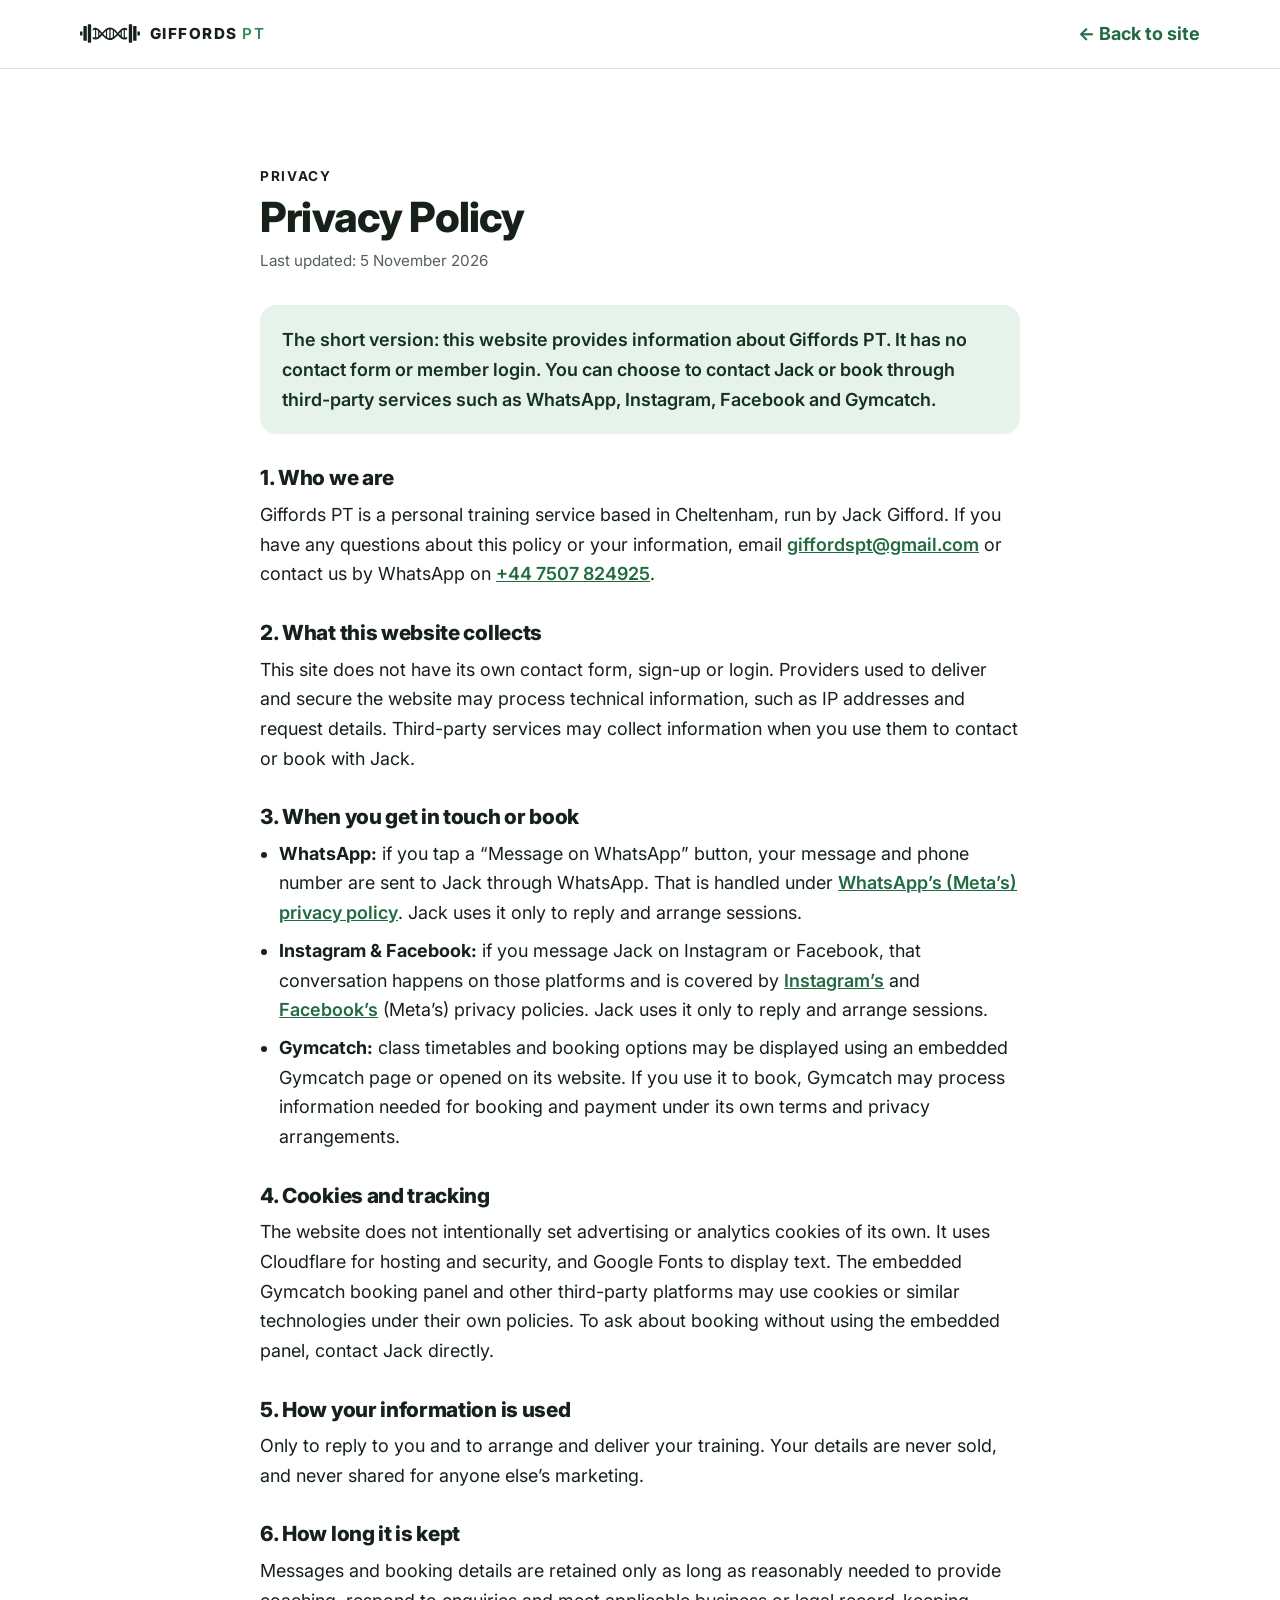
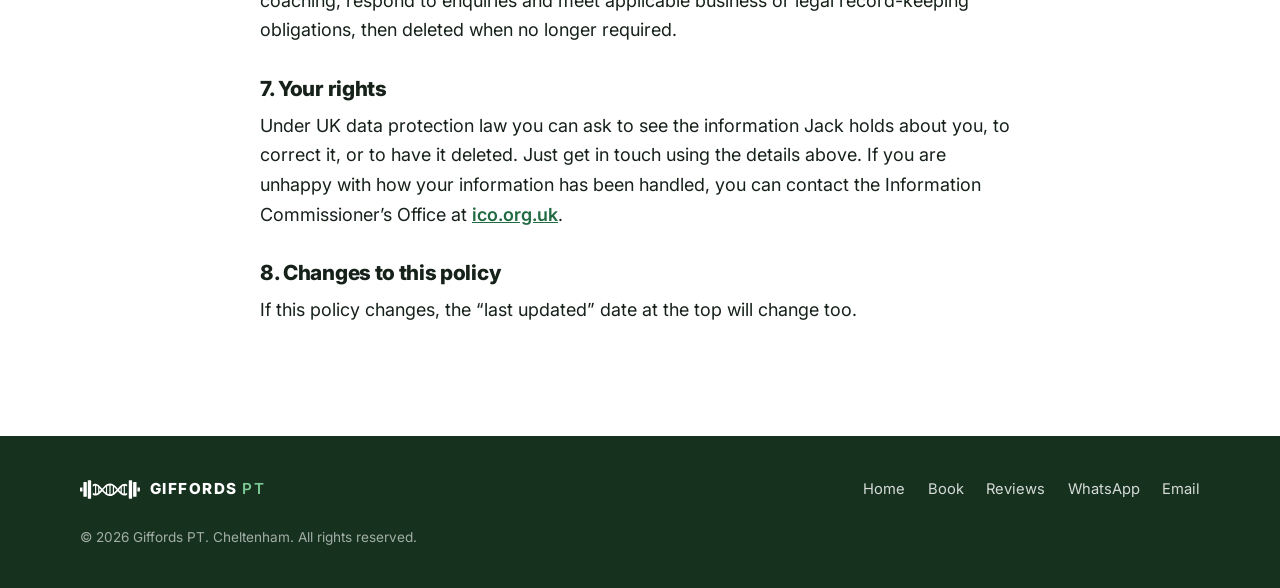
<file: privacy.html>
<!DOCTYPE html>
<html lang="en-GB">
<head>
 <meta charset="UTF-8" />
 <meta name="viewport" content="width=device-width, initial-scale=1.0" />
 <title>Privacy Policy | Giffords PT | Cheltenham Personal Trainer</title>
 <meta name="description" content="Privacy information for Giffords PT in Cheltenham, including website visits, enquiries, messaging and third-party bookings." />
 <meta name="robots" content="index, follow" />
 <link rel="canonical" href="https://giffordspt.co.uk/privacy.html" />
 <link rel="preconnect" href="https://fonts.googleapis.com" />
 <link rel="preconnect" href="https://fonts.gstatic.com" crossorigin />
 <link href="https://fonts.googleapis.com/css2?family=Inter:wght@400;500;600;700;800&display=swap" rel="stylesheet" />
 <link rel="stylesheet" href="css/style.css?v=10" />
 <style>
  /* Page-specific: readable legal prose using the site's tokens */
  .legal-header { position:sticky; top:0; z-index:100; background:rgba(255,255,255,.96); -webkit-backdrop-filter:blur(12px); backdrop-filter:blur(12px); border-bottom: 1px solid var(--border); }
  .legal-header .container { display: flex; align-items: center; justify-content: space-between; gap: 1rem; height: var(--nav-h); }
  .legal-back { font-weight: 700; color: var(--green-dark); text-decoration: none; }
  .legal-back:hover { text-decoration: underline; }
  .legal { max-width: 760px; }
  .legal .eyebrow { margin-bottom: 0.5rem; }
  .legal h1 { font-size: clamp(1.9rem, 4vw, 2.6rem); margin-bottom: 0.5rem; }
  .legal .updated { color: var(--muted); font-size: 0.95rem; margin-bottom: 2rem; }
  .legal h2 { font-size: 1.3rem; margin: 2rem 0 0.6rem; }
  .legal p, .legal li { color: var(--text); }
  .legal p { margin-bottom: 1rem; }
  .legal ul { margin: 0 0 1rem 1.2rem; display: flex; flex-direction: column; gap: 0.5rem; }
  .legal a { color: var(--green-dark); font-weight: 600; }
  .legal .callout { background: var(--green-soft); border-radius: var(--radius); padding: 1.25rem 1.4rem; margin: 1.5rem 0; }
  .legal .callout p { margin: 0; color: var(--green-deep); font-weight: 600; }
 </style>
</head>
<body>

 <!-- Shared Giffords PT vector logo, identical to the homepage artwork -->
 <svg width="0" height="0" style="position:absolute" aria-hidden="true">
 <symbol id="logo-mark" viewBox="0 0 830 256">
 <path fill="currentColor" fill-rule="evenodd" d="M797,99 L795,101 L795,153 L798,155 L822,155 L825,154 L829,149 L829,104 L825,99Z M5,99 L0,104 L0,149 L4,154 L7,155 L31,155 L34,153 L34,107 L35,106 L34,105 L34,100 L33,99Z M177,59 L177,89 L186,82 L196,77 L204,75 L208,76 L208,184 L207,185 L203,185 L196,183 L183,176 L177,171 L177,201 L186,206 L195,209 L205,210 L206,211 L219,211 L220,210 L226,210 L234,208 L247,203 L263,193 L279,180 L306,152 L310,155 L317,164 L331,178 L354,197 L379,211 L393,216 L403,217 L404,218 L425,218 L426,217 L431,217 L445,213 L462,205 L476,196 L490,185 L523,152 L553,183 L563,191 L575,199 L592,207 L604,210 L610,210 L611,211 L625,211 L642,207 L652,201 L652,172 L643,179 L635,183 L628,185 L622,185 L621,184 L621,76 L622,75 L626,75 L637,78 L645,82 L652,88 L652,59 L644,54 L635,51 L629,51 L628,50 L605,51 L587,57 L578,62 L560,75 L545,90 L526,113 L522,116 L493,84 L471,65 L448,52 L432,47 L427,47 L426,46 L403,46 L402,47 L397,47 L383,51 L365,60 L345,75 L306,116 L271,78 L255,65 L237,55 L218,50 L202,50 L186,54Z M561,108 L562,109 L562,156 L560,157 L538,134Z M268,108 L275,117 L291,133 L276,150 L268,157 L267,156 L267,109Z M471,95 L508,132 L499,143 L472,169 L470,168 L470,96Z M357,95 L359,96 L359,169 L358,170 L340,154 L321,133Z M603,76 L604,77 L604,99 L605,100 L605,158 L604,159 L604,183 L600,184 L589,179 L578,171 L578,92 L588,84Z M225,76 L237,81 L251,93 L251,171 L240,179 L226,185 L224,184 L224,77Z M424,71 L437,74 L452,81 L454,83 L454,181 L449,185 L428,192 L424,192 L423,191 L423,72Z M402,71 L406,72 L406,191 L404,193 L389,189 L375,181 L375,83 L386,76Z M740,25 L736,28 L735,32 L735,223 L737,227 L740,229 L777,229 L780,227 L782,223 L782,31 L781,28 L777,25Z M52,25 L48,29 L48,59 L47,60 L47,222 L49,227 L52,229 L89,229 L92,227 L94,221 L94,34 L93,33 L93,29 L88,25Z M681,0 L676,4 L675,7 L675,247 L677,252 L683,255 L714,255 L717,254 L721,249 L721,55 L722,54 L721,53 L722,52 L721,51 L722,49 L722,42 L721,41 L722,38 L722,34 L721,33 L721,6 L719,2 L715,0Z M114,0 L108,5 L108,250 L111,253 L116,255 L146,255 L151,253 L154,249 L154,6 L148,0Z"/>
 </symbol>
 </svg>


 <header class="legal-header">
  <div class="container">
   <a class="brand" href="index.html" aria-label="Giffords PT, home"><svg class="brand-mark" aria-hidden="true"><use href="#logo-mark"/></svg><span class="brand-name">GIFFORDS<em>PT</em></span></a>
   <a class="legal-back" href="index.html">&larr; Back to site</a>
  </div>
 </header>

 <main class="section">
  <div class="container legal">
   <p class="eyebrow">PRIVACY</p>
   <h1>Privacy Policy</h1>
   <p class="updated">Last updated: 5 November 2026</p>

   <div class="callout">
    <p>The short version: this website provides information about Giffords PT. It has no contact form or member login. You can choose to contact Jack or book through third-party services such as WhatsApp, Instagram, Facebook and Gymcatch.</p>
   </div>

   <h2>1. Who we are</h2>
   <p>Giffords PT is a personal training service based in Cheltenham, run by Jack Gifford. If you have any questions about this policy or your information, email <a href="mailto:giffordspt@gmail.com">giffordspt@gmail.com</a> or contact us by WhatsApp on <a href="https://wa.me/447507824925" target="_blank" rel="noopener">+44 7507 824925</a>.</p>

   <h2>2. What this website collects</h2>
   <p>This site does not have its own contact form, sign-up or login. Providers used to deliver and secure the website may process technical information, such as IP addresses and request details. Third-party services may collect information when you use them to contact or book with Jack.</p>

   <h2>3. When you get in touch or book</h2>
   <ul>
    <li><strong>WhatsApp:</strong> if you tap a &ldquo;Message on WhatsApp&rdquo; button, your message and phone number are sent to Jack through WhatsApp. That is handled under <a href="https://www.whatsapp.com/legal/privacy-policy" target="_blank" rel="noopener">WhatsApp&rsquo;s (Meta&rsquo;s) privacy policy</a>. Jack uses it only to reply and arrange sessions.</li>
    <li><strong>Instagram &amp; Facebook:</strong> if you message Jack on Instagram or Facebook, that conversation happens on those platforms and is covered by <a href="https://privacycenter.instagram.com/policy" target="_blank" rel="noopener">Instagram&rsquo;s</a> and <a href="https://www.facebook.com/privacy/policy/" target="_blank" rel="noopener">Facebook&rsquo;s</a> (Meta&rsquo;s) privacy policies. Jack uses it only to reply and arrange sessions.</li>
    <li><strong>Gymcatch:</strong> class timetables and booking options may be displayed using an embedded Gymcatch page or opened on its website. If you use it to book, Gymcatch may process information needed for booking and payment under its own terms and privacy arrangements.</li>
   </ul>

   <h2>4. Cookies and tracking</h2>
   <p>The website does not intentionally set advertising or analytics cookies of its own. It uses Cloudflare for hosting and security, and Google Fonts to display text. The embedded Gymcatch booking panel and other third-party platforms may use cookies or similar technologies under their own policies. To ask about booking without using the embedded panel, contact Jack directly.</p>

   <h2>5. How your information is used</h2>
   <p>Only to reply to you and to arrange and deliver your training. Your details are never sold, and never shared for anyone else&rsquo;s marketing.</p>

   <h2>6. How long it is kept</h2>
   <p>Messages and booking details are retained only as long as reasonably needed to provide coaching, respond to enquiries and meet applicable business or legal record-keeping obligations, then deleted when no longer required.</p>

   <h2>7. Your rights</h2>
   <p>Under UK data protection law you can ask to see the information Jack holds about you, to correct it, or to have it deleted. Just get in touch using the details above. If you are unhappy with how your information has been handled, you can contact the Information Commissioner&rsquo;s Office at <a href="https://ico.org.uk/" target="_blank" rel="noopener">ico.org.uk</a>.</p>

   <h2>8. Changes to this policy</h2>
   <p>If this policy changes, the &ldquo;last updated&rdquo; date at the top will change too.</p>
  </div>
 </main>

 <footer class="footer">
  <div class="container footer-inner">
   <a class="brand" href="index.html" aria-label="Giffords PT, home"><svg class="brand-mark" aria-hidden="true"><use href="#logo-mark"/></svg><span class="brand-name">GIFFORDS<em>PT</em></span></a>
   <nav class="footer-links" aria-label="Footer">
    <a href="index.html">Home</a>
    <a href="index.html#book">Book</a>
    <a href="index.html#reviews">Reviews</a>
    <a href="https://wa.me/447507824925" target="_blank" rel="noopener">WhatsApp</a>
 <a href="mailto:giffordspt@gmail.com">Email</a>
   </nav>
   <p class="footer-copy">&copy; <span id="year"></span> Giffords PT. Cheltenham. All rights reserved.</p>
  </div>
 </footer>

 <script>document.getElementById("year").textContent = new Date().getFullYear();</script>
</body>
</html>
</file>
<file: css/style.css>
/* ============================================================
   GIFFORD PT - light, clean, easy for any age
   White + black + soft green. High contrast, large text.
   ============================================================ */

:root {
  --bg: #ffffff;
  --bg-soft: #f2f7f2;
  --text: #16211a;
  --muted: #55605a;
  --green: #2e8b57;
  --green-dark: #226b42;
  --green-deep: #16321f;
  --green-soft: #e6f3ea;
  --green-mid: #7cc896;
  --border: #dbe5dd;
  --shadow: 0 6px 24px rgba(22, 50, 31, 0.08);
  --shadow-lg: 0 14px 40px rgba(22, 50, 31, 0.12);
  --radius: 16px;
  --nav-h: 68px;
}

*, *::before, *::after { box-sizing: border-box; margin: 0; padding: 0; }
html { scroll-behavior: smooth; }
body {
  background: var(--bg);
  color: var(--text);
  font-family: "Inter", -apple-system, BlinkMacSystemFont, "Segoe UI", Roboto, sans-serif;
  font-size: 18px;
  line-height: 1.65;
  -webkit-font-smoothing: antialiased;
  overflow-x: hidden;
}
img { max-width: 100%; display: block; }
a { color: var(--green-dark); }
button { font: inherit; color: inherit; background: none; border: none; cursor: pointer; }

.container { width: min(1120px, 92%); margin-inline: auto; }
section { scroll-margin-top: calc(var(--nav-h) + 8px); }
.section { padding: clamp(3.5rem, 8vw, 6rem) 0; }
.section-alt { background: var(--bg-soft); }
.center { text-align: center; }

/* Typography ------------------------------------------------- */
h1 { font-size: clamp(2.3rem, 6vw, 4rem); font-weight: 800; line-height: 1.08; letter-spacing: -0.02em; }
h2 { font-size: clamp(1.8rem, 4vw, 2.6rem); font-weight: 800; letter-spacing: -0.015em; line-height: 1.15; margin-bottom: 0.6rem; }
h3 { font-size: 1.25rem; font-weight: 700; }
.accent { color: var(--green); }
.eyebrow { font-size: 0.85rem; font-weight: 700; letter-spacing: 0.12em; color: var(--green-dark); margin-bottom: 0.75rem; }
.section-sub { color: var(--muted); max-width: 40rem; margin-bottom: 2.5rem; font-size: 1.1rem; }
.center-sub { margin-inline: auto; }

/* Buttons ---------------------------------------------------- */
.btn {
  display: inline-flex; align-items: center; justify-content: center; gap: 0.5rem;
  padding: 0.85rem 1.7rem; min-height: 52px; border-radius: 999px;
  font-weight: 700; font-size: 1rem; text-decoration: none;
  transition: background 0.2s ease, transform 0.15s ease, box-shadow 0.2s ease, border-color 0.2s ease;
}
.btn-primary { background: var(--green); color: #fff; box-shadow: var(--shadow); }
.btn-primary:hover { background: var(--green-dark); transform: translateY(-1px); box-shadow: var(--shadow-lg); }
.btn-outline { background: #fff; color: var(--green-dark); border: 2px solid var(--green); }
.btn-outline:hover { background: var(--green-soft); transform: translateY(-1px); }
.btn-lg { padding: 1rem 2.1rem; min-height: 58px; font-size: 1.08rem; }
.btn-sm { min-height: 44px; padding: 0.55rem 1.2rem; font-size: 0.95rem; }
.cta-row { display: flex; gap: 1rem; flex-wrap: wrap; }

/* Search-friendly page breadcrumbs used on service and pricing pages */
.seo-breadcrumb { display:flex; align-items:center; gap:.55rem; flex-wrap:wrap; color:var(--muted); font-size:.86rem; margin-bottom:1.3rem; }
.seo-breadcrumb a { color:var(--green-dark); text-decoration:none; font-weight:600; }
.seo-breadcrumb a:hover { text-decoration:underline; }
.prices-services { margin-top:1.7rem; color:var(--muted); font-size:.98rem; line-height:1.7; }
.prices-services a { color:var(--green-dark); font-weight:600; }

/* Header ----------------------------------------------------- */
.nav {
  position: sticky; top: 0; z-index: 100; height: var(--nav-h);
  background: rgba(255, 255, 255, 0.9);
  -webkit-backdrop-filter: blur(12px); backdrop-filter: blur(12px);
  border-bottom: 1px solid transparent;
  transition: border-color 0.25s ease, box-shadow 0.25s ease;
}
.nav.scrolled { border-bottom-color: var(--border); box-shadow: 0 2px 14px rgba(22, 50, 31, 0.06); }
.nav-inner { display: flex; align-items: center; gap: 1.5rem; height: var(--nav-h); }
.brand { display: flex; align-items: center; gap: 0.6rem; text-decoration: none; }
.brand-mark { width: 60px; height: 19px; color: var(--text); flex-shrink: 0; }
.brand-name { font-weight: 800; letter-spacing: 0.1em; font-size: 0.95rem; color: var(--text); }
.brand-name em { font-style: normal; font-weight: 600; color: var(--green); margin-left: 0.3em; }
.nav-links { display: flex; gap: 1.4rem; margin-left: auto; }
.nav-links a { font-size: 0.95rem; font-weight: 600; color: var(--text); text-decoration: none; padding: 0.3rem 0; border-bottom: 2px solid transparent; }
.nav-links a:hover, .nav-links a.active { color: var(--green-dark); border-bottom-color: var(--green); }
.nav-cta { flex-shrink: 0; }
.nav-toggle { display: none; width: 44px; height: 44px; position: relative; margin-left: auto; }
.nav-toggle span { position: absolute; left: 10px; right: 10px; height: 2.5px; background: var(--text); border-radius: 2px; transition: transform 0.3s ease, opacity 0.2s ease, top 0.3s ease; }
.nav-toggle span:nth-child(1) { top: 15px; }
.nav-toggle span:nth-child(2) { top: 21px; }
.nav-toggle span:nth-child(3) { top: 27px; }
.nav-toggle.open span:nth-child(1) { top: 21px; transform: rotate(45deg); }
.nav-toggle.open span:nth-child(2) { opacity: 0; }
.nav-toggle.open span:nth-child(3) { top: 21px; transform: rotate(-45deg); }
.mobile-menu {
  position: fixed; inset: 0; z-index: 90;
  background: rgba(255, 255, 255, 0.98);
  -webkit-backdrop-filter: blur(16px); backdrop-filter: blur(16px);
  display: flex; align-items: center; justify-content: center;
  opacity: 0; visibility: hidden; transition: opacity 0.25s ease, visibility 0.25s ease;
}
.mobile-menu.open { opacity: 1; visibility: visible; }
.mobile-menu nav { display: flex; flex-direction: column; align-items: center; gap: 1.5rem; }
.mobile-menu nav a { font-size: 1.4rem; font-weight: 700; color: var(--text); text-decoration: none; }
.mobile-menu nav a.btn { color: #fff; font-size: 1.1rem; margin-top: 0.5rem; }

/* Hero ------------------------------------------------------- */
.hero { padding: clamp(3.5rem, 9vw, 7rem) 0 clamp(3rem, 7vw, 5rem); background: radial-gradient(60% 60% at 85% 0%, var(--green-soft), transparent 70%), var(--bg); }
.hero-inner { max-width: 46rem; }
.hero h1 { margin-bottom: 1.25rem; }
.hero-sub { color: var(--muted); font-size: clamp(1.1rem, 2vw, 1.3rem); margin-bottom: 2rem; }

/* Split layout (About: text + gallery) ----------------------- */
.split { display: grid; grid-template-columns: 1fr minmax(0, 440px); gap: clamp(2rem, 5vw, 4rem); align-items: center; }
.split-text h2 { margin-bottom: 1rem; }
.split-text p { color: var(--muted); margin-bottom: 1rem; }
.chips { display: flex; flex-wrap: wrap; gap: 0.6rem; list-style: none; margin: 1.25rem 0 1.75rem; }
.chips li { background: var(--green-soft); color: var(--green-dark); padding: 0.45rem 1rem; border-radius: 999px; font-size: 0.9rem; font-weight: 600; }

/* Interactive photo gallery ---------------------------------- */
.gallery { display: flex; flex-direction: column; gap: 0.85rem; }
.gallery-main {
  position: relative; aspect-ratio: 4 / 5; border-radius: var(--radius); overflow: hidden;
  border: 1px solid var(--border); box-shadow: var(--shadow); background: var(--green-soft);
}
.gallery-main img { width: 100%; height: 100%; object-fit: cover; display: block; }
.gallery-thumbs { display: grid; grid-template-columns: repeat(auto-fill, minmax(58px, 1fr)); gap: 0.6rem; }
.gthumb {
  padding: 0; aspect-ratio: 1 / 1; border-radius: 12px; overflow: hidden;
  border: 2px solid transparent; cursor: pointer; background: var(--green-soft);
  transition: border-color 0.2s ease, transform 0.15s ease;
}
.gthumb img { width: 100%; height: 100%; object-fit: cover; display: block; }
.gthumb:hover { transform: translateY(-2px); }
.gthumb.is-active { border-color: var(--green); }
.gthumb:focus-visible { outline: 2px solid var(--green); outline-offset: 2px; }

/* Cards ------------------------------------------------------ */
.cards-3 { display: grid; grid-template-columns: repeat(auto-fit, minmax(230px, 1fr)); gap: 1.5rem; }

/* Offer cards: one horizontal "bar" that swipes on phones/tablets,
   tidy 4-across row on desktop. Avoids the awkward 3-then-1 wrap. */
.card-scroller {
  display: grid;
  grid-auto-flow: column;
  grid-auto-columns: clamp(240px, 78vw, 300px);
  gap: 1.5rem;
  overflow-x: auto;
  scroll-snap-type: x mandatory;
  padding: 0.5rem 0.25rem 1.25rem; /* room for card hover-lift + scrollbar */
  margin-inline: -0.25rem;
  -webkit-overflow-scrolling: touch;
  scrollbar-width: thin;
  scrollbar-color: var(--green-mid) transparent;
}
.card-scroller > .card { scroll-snap-align: start; }
.card-scroller::-webkit-scrollbar { height: 8px; }
.card-scroller::-webkit-scrollbar-thumb { background: var(--green-mid); border-radius: 999px; }
.card-scroller::-webkit-scrollbar-track { background: transparent; }
@media (min-width: 900px) {
  .card-scroller {
    grid-auto-flow: row;
    grid-template-columns: repeat(4, 1fr);
    grid-auto-columns: auto;
    overflow: visible;
    margin-inline: 0;
    padding-bottom: 0.5rem;
  }
}
.card { background: #fff; border: 1px solid var(--border); border-radius: var(--radius); padding: 2rem 1.8rem; box-shadow: var(--shadow); transition: transform 0.2s ease, box-shadow 0.2s ease; }
.card:hover { transform: translateY(-4px); box-shadow: var(--shadow-lg); }
.card h3 { margin-bottom: 0.6rem; }
.card > p { color: var(--muted); font-size: 1rem; }
.card-tag { display: inline-block; background: var(--green-soft); color: var(--green-dark); font-size: 0.75rem; font-weight: 700; letter-spacing: 0.05em; text-transform: uppercase; padding: 0.3rem 0.7rem; border-radius: 999px; margin-bottom: 1rem; }
.card-taster { color: var(--green-dark); font-weight: 700; font-size: 0.9rem; margin-top: 0.9rem; }
.card-link { display: inline-block; margin-top: 0.6rem; font-weight: 700; color: var(--green-dark); text-decoration: none; }
.card-link:hover { text-decoration: underline; }

/* Classes band ----------------------------------------------- */
.media-band { padding: 0 0 clamp(3.5rem, 8vw, 6rem); }
.media-frame {
  position: relative; width: min(1120px, 92%); margin-inline: auto;
  aspect-ratio: 16 / 9; border-radius: var(--radius); overflow: hidden;
  border: 1px solid var(--border); box-shadow: var(--shadow); background: var(--green-soft);
}
.media-frame img { width: 100%; height: 100%; object-fit: cover; display: block; }
.media-caption {
  position: absolute; left: 0; right: 0; bottom: 0; padding: 1.5rem;
  background: linear-gradient(to top, rgba(22, 50, 31, 0.65), transparent);
  display: flex; align-items: flex-end;
}
.media-caption span { color: #fff; font-weight: 700; font-size: 1.05rem; }
@media (max-width: 700px) { .media-frame { aspect-ratio: 4 / 3; } }

/* Booking ---------------------------------------------------- */
.section-book { background: var(--bg-soft); }
.book-card {
  background: #fff; border: 1px solid var(--border); border-radius: var(--radius);
  box-shadow: var(--shadow); padding: 2.5rem;
  max-width: 640px; margin-inline: auto; text-align: center;
  display: flex; flex-direction: column; align-items: center; gap: 1rem;
}
.book-card h3 { font-size: 1.4rem; }
.book-card > p { color: var(--muted); }
.taster-badge {
  display: inline-block; background: var(--green); color: #fff;
  font-size: 0.78rem; font-weight: 800; letter-spacing: 0.05em; text-transform: uppercase;
  padding: 0.4rem 0.9rem; border-radius: 999px;
}
.taster-badge.badge-soft { background: var(--green-soft); color: var(--green-dark); }
.book-grid { display: grid; grid-template-columns: repeat(auto-fit, minmax(260px, 1fr)); gap: 1.25rem; max-width: 1000px; margin-inline: auto; align-items: stretch; }
.book-card-grid { max-width: none; margin: 0; height: 100%; }
@media (max-width: 760px) { .book-grid { grid-template-columns: 1fr; } }
.faq-actions { display: flex; gap: 0.6rem; flex-wrap: wrap; margin-top: 0.5rem; }
.book-open { margin-top: 0.25rem; }
.book-setup { background: var(--green-soft); border-radius: 12px; padding: 0.9rem 1.1rem; }
.book-setup p { color: var(--green-deep); font-size: 0.95rem; }
.book-setup code { background: #fff; color: var(--green-dark); padding: 0.1rem 0.4rem; border-radius: 6px; }
.book-fallback { color: var(--muted); font-size: 0.95rem; }
.book-actions { display: flex; flex-direction: column; gap: 0.6rem; width: 100%; max-width: 340px; margin-top: 0.3rem; }
.book-actions .btn { width: 100%; }
.btn .ico { flex-shrink: 0; }
.review-invite-actions { justify-content: center; margin-top: 0.25rem; }
.book-schedule { margin-top: 2.5rem; }
.schedule-title { text-align: center; margin-bottom: 1.25rem; }
.gymcatch-embed { width: 100%; max-width: 900px; height: 640px; display: block; margin-inline: auto; border: 1px solid var(--border); border-radius: var(--radius); box-shadow: var(--shadow); background: #fff; }
.schedule-fallback { text-align: center; margin-top: 0.9rem; }
.review-invite .gold-stars { color: #e6a700; letter-spacing: 0.15em; font-size: 1.3rem; margin-bottom: 0.5rem; }

/* Corporate & groups ----------------------------------------- */
.group-panel {
  display: grid; grid-template-columns: 1.2fr 1fr; gap: clamp(1.5rem, 4vw, 3rem);
  align-items: center; background: #fff; border: 1px solid var(--border);
  border-radius: var(--radius); box-shadow: var(--shadow); padding: clamp(1.75rem, 4vw, 3rem);
}
.group-panel-text h2 { margin-bottom: 1rem; }
.group-panel-text > p { color: var(--muted); margin-bottom: 1.25rem; }
.group-panel-cta {
  display: flex; flex-direction: column; align-items: flex-start; gap: 0.9rem;
  background: var(--green-soft); border-radius: var(--radius); padding: clamp(1.5rem, 3vw, 2rem);
}
.group-panel-cta h3 { font-size: 1.3rem; }
.group-price { color: var(--green-deep); font-size: 1rem; margin-bottom: 0.2rem; }
.group-price strong { font-size: 1.15rem; }
.group-label { font-weight: 700; font-size: 0.95rem; color: var(--green-deep); }
.group-select {
  width: 100%; min-height: 52px; padding: 0.6rem 1rem; border-radius: 12px;
  border: 2px solid var(--green); background: #fff; color: var(--text);
  font: inherit; font-weight: 600; cursor: pointer;
}
.group-select:focus-visible { outline: 2px solid var(--green-dark); outline-offset: 2px; }
.group-panel-cta .btn { width: 100%; }
.group-panel-cta .book-fallback { margin-top: -0.2rem; }
@media (max-width: 760px) { .group-panel { grid-template-columns: 1fr; } }

/* Client stories --------------------------------------------- */
.featured-story {
  display: grid; grid-template-columns: minmax(0, 300px) 1fr; align-items: stretch;
  background: #fff; border: 1px solid var(--border); border-radius: var(--radius);
  box-shadow: var(--shadow); overflow: hidden; margin-bottom: 1.5rem;
}
.fs-photo { background: var(--green-soft); }
.fs-photo img { width: 100%; height: 100%; object-fit: cover; display: block; min-height: 300px; }
.fs-quote { padding: clamp(1.75rem, 3vw, 2.5rem); align-self: center; }
.fs-quote .stars { color: #e6a700; letter-spacing: 0.15em; margin-bottom: 0.6rem; }
.fs-quote > p { font-size: 1.08rem; color: var(--text); }
.fs-quote footer { margin-top: 1rem; color: var(--green-dark); font-weight: 700; }
.fs-quote .journey-label {
  color: var(--green-dark); font-size: 0.79rem; font-weight: 800;
  letter-spacing: 0.055em; text-transform: uppercase; margin-bottom: 0.7rem;
}
.google-reviews-heading {
  font-size: clamp(1.25rem, 2.2vw, 1.7rem);
  margin-top: 2.7rem; margin-bottom: 1.25rem; text-align: center;
}
.google-review-source {
  display: block; color: var(--muted); font-size: 0.78rem;
  font-weight: 500; margin-top: 0.25rem;
}
.story-soon {
  display: flex; flex-direction: column; align-items: center; justify-content: center;
  text-align: center; border-style: dashed; background: var(--bg-soft);
}
.story-soon h3 { margin-bottom: 0.35rem; }
.story-soon p { color: var(--muted); }
.review-photo { width: 100%; aspect-ratio: 4 / 5; object-fit: cover; border-radius: 12px; margin-bottom: 1rem; }

/* Swipeable photo set (client progress) ---------------------- */
.fs-photo-swiper { min-height: 0; background: none; }
.swiper { position: relative; aspect-ratio: 4 / 5; overflow: hidden; height: 100%; }
.swiper-track { display: flex; height: 100%; transition: transform 0.35s ease; touch-action: pan-y; cursor: grab; }
.swiper-track:active { cursor: grabbing; }
.swiper-slide { flex: 0 0 100%; height: 100%; }
.swiper-slide img { width: 100%; height: 100%; object-fit: cover; display: block; pointer-events: none; }
.swiper-slide.slide-contain img { object-fit: contain; background: var(--green-soft); }
.slide-ph {
  width: 100%; height: 100%; display: flex; flex-direction: column; align-items: center; justify-content: center;
  gap: 0.4rem; text-align: center; padding: 1rem;
  background: linear-gradient(135deg, var(--green-soft), #dceee3); color: var(--green-dark);
}
.slide-ph span { font-weight: 800; font-size: 1.1rem; }
.slide-ph small { color: var(--muted); }
.swiper-arrow {
  position: absolute; top: 50%; transform: translateY(-50%); width: 40px; height: 40px; border-radius: 50%;
  background: rgba(255, 255, 255, 0.9); box-shadow: var(--shadow); color: var(--text); font-size: 1.5rem; line-height: 1;
  display: flex; align-items: center; justify-content: center; z-index: 2;
}
.swiper-arrow:hover { background: #fff; }
.swiper-prev { left: 0.6rem; }
.swiper-next { right: 0.6rem; }
.swiper-arrow[hidden] { display: none; }
.swiper-hint {
  position: absolute; bottom: 0.7rem; left: 50%; transform: translateX(-50%);
  background: rgba(22, 50, 31, 0.78); color: #fff; font-size: 0.8rem; font-weight: 600;
  padding: 0.35rem 0.85rem; border-radius: 999px; z-index: 2; white-space: nowrap;
  transition: opacity 0.25s ease;
}

@media (max-width: 700px) {
  .featured-story { grid-template-columns: 1fr; }
  .fs-photo img { aspect-ratio: 4 / 3; min-height: 0; }
}

/* Client-stories carousel (shows 3 boxes, arrows slide one along) ---- */
.stories { position: relative; margin-top: 0.5rem; padding-inline: clamp(2.4rem, 5vw, 3.4rem); }
.stories-viewport { overflow: hidden; }
.stories-track { display: flex; gap: 1.5rem; align-items: stretch; transition: transform 0.4s ease; touch-action: pan-y; }
.story-cell { flex: 0 0 calc((100% - 3rem) / 3); } /* 3 visible, two 1.5rem gaps */
.story-cell > .card { height: 100%; margin: 0; }
.stories .card:hover { transform: none; box-shadow: var(--shadow); }
.stories .review-photo { aspect-ratio: auto; height: 200px; }
.stories .review > p:not(.stars) {
  display: -webkit-box; -webkit-line-clamp: 6; line-clamp: 6;
  -webkit-box-orient: vertical; overflow: hidden;
}
.stories .story-soon { min-height: 100%; }
.stories .review.expanded > p:not(.stars) {
  -webkit-line-clamp: unset; line-clamp: unset;
  display: block; overflow: visible;
}
.read-more {
  margin-top: 0.7rem; padding: 0; align-self: flex-start;
  color: var(--green-dark); font-weight: 700; font-size: 0.92rem; text-decoration: underline;
}
.read-more:hover { color: var(--green); }
.stories-arrow {
  position: absolute; top: 50%; transform: translateY(-50%);
  width: 44px; height: 44px; border-radius: 50%;
  background: #fff; border: 1px solid var(--border); box-shadow: var(--shadow-lg);
  color: var(--text); font-size: 1.6rem; line-height: 1;
  display: flex; align-items: center; justify-content: center; z-index: 3;
}
.stories-arrow:hover { background: var(--green-soft); }
.stories-prev { left: 0; }
.stories-next { right: 0; }
.stories-arrow[hidden] { display: none; }
.review-hint { text-align: center; margin-top: 1.25rem; color: var(--muted); font-size: 0.9rem; font-weight: 600; }
@media (max-width: 900px) { .story-cell { flex-basis: calc((100% - 1.5rem) / 2); } } /* 2 visible */
@media (max-width: 600px) { .story-cell { flex-basis: 100%; } .stories { padding-inline: 2.6rem; } } /* 1 visible */

/* Reviews ---------------------------------------------------- */
.review .stars { color: #e6a700; letter-spacing: 0.15em; margin-bottom: 0.75rem; font-size: 1rem; }
.review p { color: var(--text); font-size: 1rem; }
.review footer { margin-top: 1rem; color: var(--muted); font-weight: 600; font-size: 0.92rem; }
.review-invite { margin-top: 2.5rem; text-align: center; background: var(--green-soft); border-radius: var(--radius); padding: 2rem 1.5rem; }
.review-invite p { color: var(--green-deep); font-weight: 600; margin-bottom: 1rem; font-size: 1.05rem; }

/* FAQ -------------------------------------------------------- */
.faq-container { max-width: 800px; }
.faq-list { display: flex; flex-direction: column; gap: 0.75rem; margin-top: 1.5rem; }
.faq-item { background: #fff; border: 1px solid var(--border); border-radius: 14px; overflow: hidden; }
.faq-item.open { border-color: var(--green); }
.faq-q { width: 100%; display: flex; align-items: center; justify-content: space-between; gap: 1rem; text-align: left; padding: 1.15rem 1.4rem; font-weight: 700; font-size: 1.05rem; }
.faq-icon { position: relative; width: 18px; height: 18px; flex-shrink: 0; }
.faq-icon::before, .faq-icon::after { content: ""; position: absolute; background: var(--green); border-radius: 2px; transition: transform 0.25s ease; }
.faq-icon::before { top: 8px; left: 0; right: 0; height: 2.5px; }
.faq-icon::after { left: 8px; top: 0; bottom: 0; width: 2.5px; }
.faq-item.open .faq-icon::after { transform: scaleY(0); }
.faq-a { max-height: 0; overflow: hidden; transition: max-height 0.3s ease; }
.faq-a p { padding: 0 1.4rem 1.25rem; color: var(--muted); font-size: 1rem; }

/* Final CTA + footer ----------------------------------------- */
.final-cta { background: var(--green-deep); color: #fff; text-align: center; }
.final-cta h2 { color: #fff; }
.final-cta .section-sub { color: rgba(255, 255, 255, 0.85); }
.footer { background: var(--green-deep); color: #fff; padding: 2.5rem 0; }
.footer-inner { display: flex; align-items: center; justify-content: space-between; gap: 1.5rem; flex-wrap: wrap; }
.footer .brand-mark { color: #fff; }
.footer .brand-name { color: #fff; }
.footer .brand-name em { color: var(--green-mid); }
.footer-links { display: flex; gap: 1.4rem; flex-wrap: wrap; }
.footer-links a { color: rgba(255, 255, 255, 0.82); font-size: 0.92rem; text-decoration: none; }
.footer-links a:hover { color: #fff; }
.footer-tagline { color: rgba(255, 255, 255, 0.7); font-size: 0.85rem; width: 100%; max-width: 62ch; margin-bottom: 0.5rem; }
.footer-copy { color: rgba(255, 255, 255, 0.6); font-size: 0.85rem; width: 100%; }

/* Back to top ------------------------------------------------ */
.to-top {
  position: fixed; right: 1.2rem; bottom: 1.2rem; width: 48px; height: 48px; border-radius: 50%;
  display: flex; align-items: center; justify-content: center;
  background: var(--green); color: #fff; font-size: 1.2rem; text-decoration: none;
  box-shadow: var(--shadow-lg);
  opacity: 0; pointer-events: none; transform: translateY(8px);
  transition: opacity 0.25s ease, transform 0.25s ease, background 0.2s ease; z-index: 80;
}
.to-top.show { opacity: 1; pointer-events: auto; transform: translateY(0); }
.to-top:hover { background: var(--green-dark); }

/* Responsive ------------------------------------------------- */
@media (max-width: 900px) {
  .split { grid-template-columns: 1fr; }
  .split-text { order: 2; }
  .gallery { max-width: 440px; margin-inline: auto; width: 100%; }
}
@media (max-width: 760px) {
  .nav-links, .nav-cta { display: none; }
  .nav-toggle { display: block; }
  .footer-inner { flex-direction: column; text-align: center; }
}
@media (max-width: 480px) {
  .btn { width: 100%; }
  .cta-row .btn { width: 100%; }
  h1 { font-size: 2.2rem; }
  h2 { font-size: 1.6rem; }
  .hero-sub { font-size: 1.05rem; }
  body { font-size: 17px; }
}
@media (prefers-reduced-motion: reduce) {
  html { scroll-behavior: auto; }
  * { transition-duration: 0.01ms !important; animation-duration: 0.01ms !important; }
}
</file>
